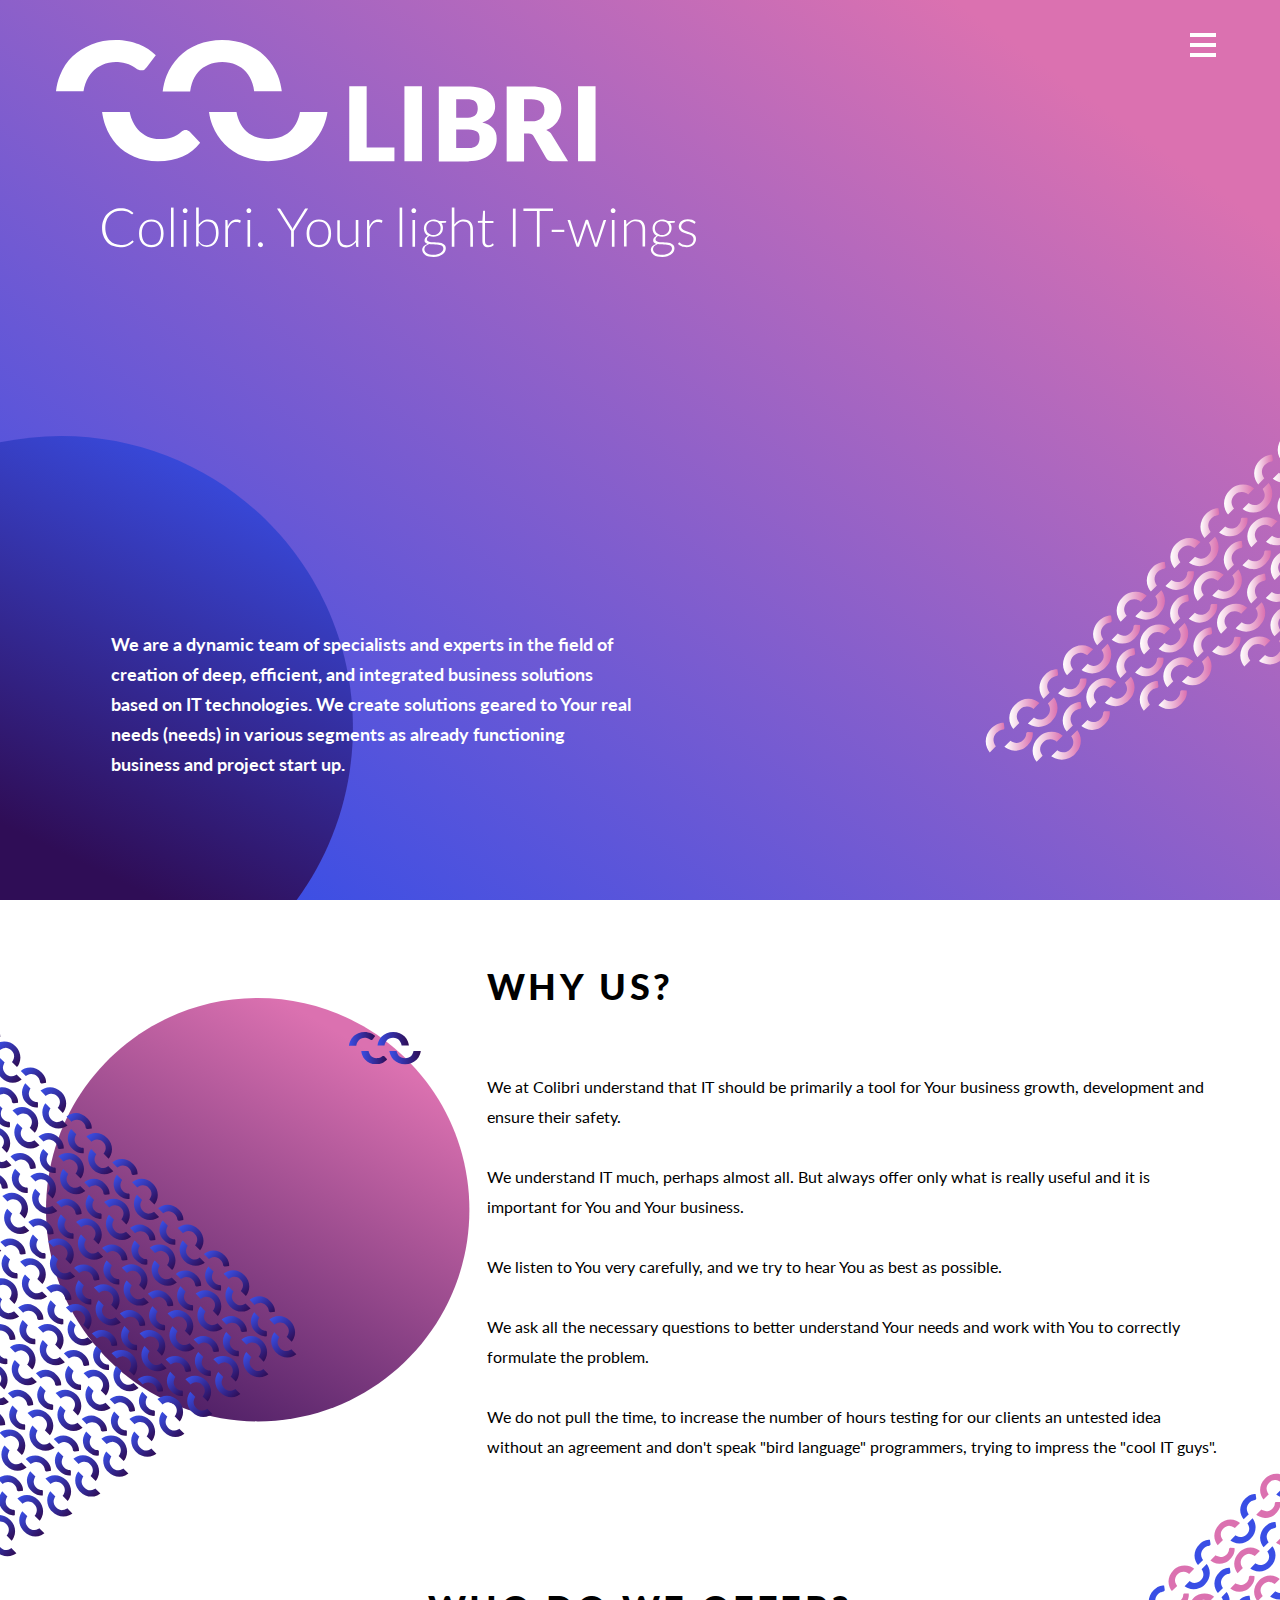
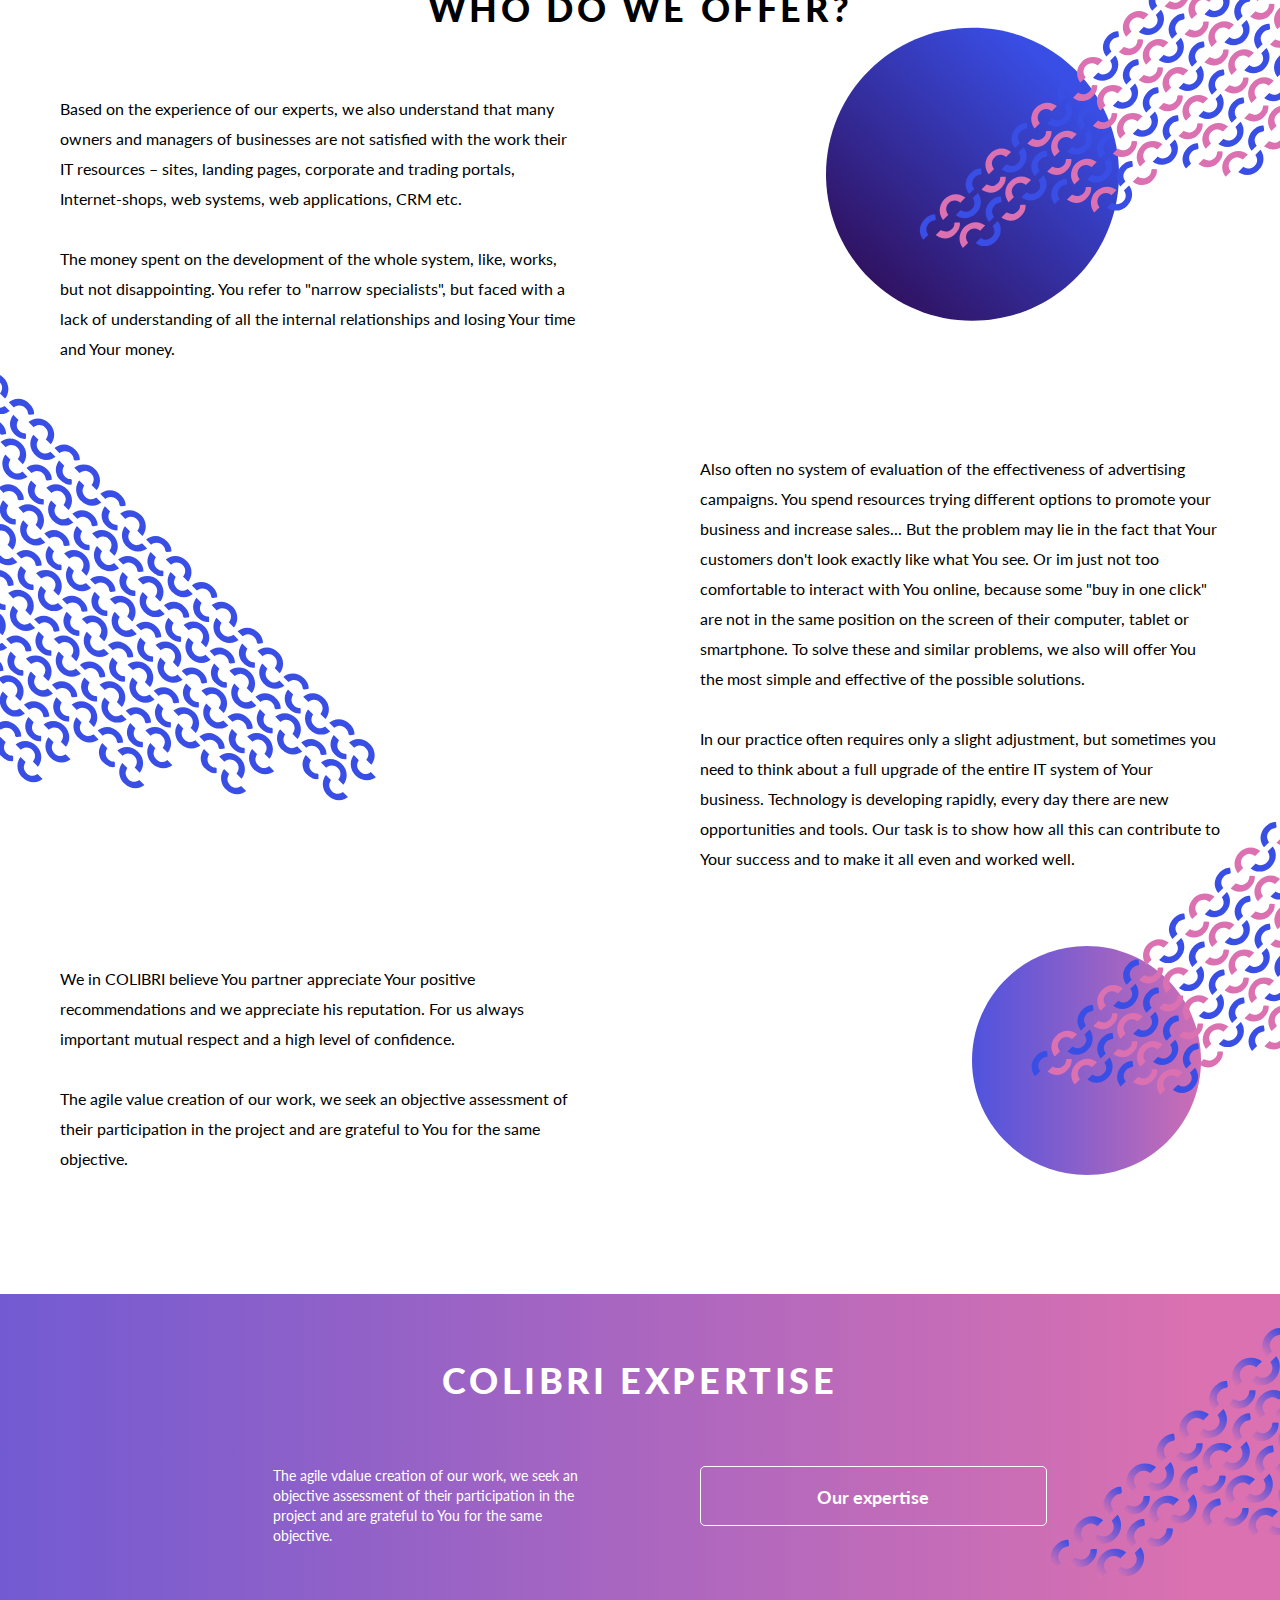
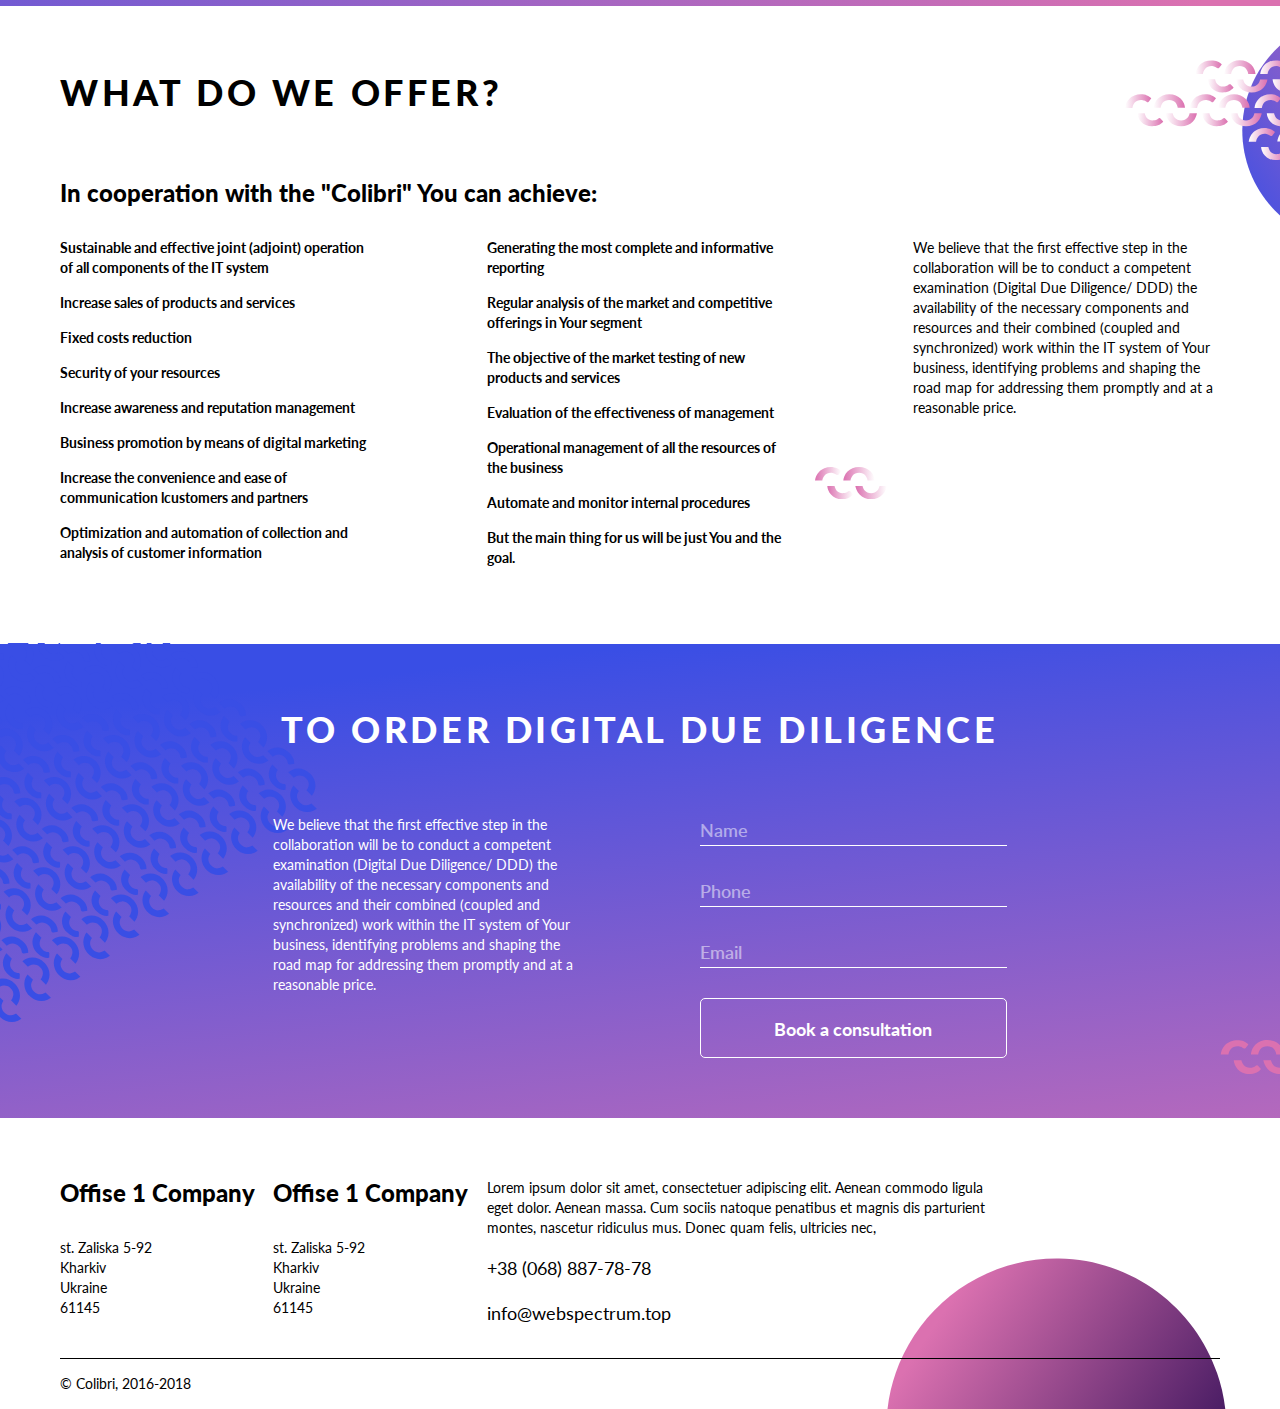
<file: index.html>
<!DOCTYPE html>
<html lang="en">
<head>
    <meta name = "viewport" content = "width=device-width, initial-scale=1">
    <meta charset="UTF-8">
    <title>Colibri • Your lihgt IT-wings</title>
    <link href="https://fonts.googleapis.com/css?family=Lato:400,700,900" rel="stylesheet">
    <link  rel="stylesheet" type="text/css" href="css/style.css">

    <link rel="icon" href="favicon.ico" type="image/x-icon">
    <link rel="shortcut icon" href="favicon.ico" type="image/x-icon">
</head>
<body><div class="page_block">

    <header class="header home_header">
        <a class="menu_logo" href="#"><img src="img/logo_menu.svg" alt=""></a>
        
        <img class="home_header__logo" src="img/logotype.svg" alt="">
        <div href="" class="header__menu" tittle="Main menu">
            <div class="menu-button">
                <span></span>
                <span></span>
                <span></span>
            </div>
            <nav>
                <ul role="navigation" class="hidden">
                    <li><a href="#">Home</a></li>
                    <li><a href="products.html">Products</a></li>
                    <li><a href="expertise.html">Expetise</a></li>
                    <li><a href="about-us.html">About us</a></li>
                    <li><a href="contacts.html">Contacts</a></li>
                </ul>
            </nav>
        </div>
        <p class="description">
                We are a dynamic team of specialists and experts in the field of creation of deep, efficient, 
                and integrated business solutions based on IT technologies. We create solutions geared 
                to Your real needs (needs) in various segments as already functioning business 
                and project start up.
        </p>
    </header>

    <section class="info-us">
        <div class="container">
            <h2 class="title">Why us?</h2>
            <p class="description">We at Colibri understand that IT should be primarily a tool for Your business growth, development and ensure their safety.</p>
            <p class="description">We understand IT much, perhaps almost all. But always offer only what is really useful and it is important for You and Your business.</p>
            <p class="description">We listen to You very carefully, and we try to hear You as best as possible.</p>
            <p class="description">We ask all the necessary questions to better understand Your needs and work with You to correctly formulate the problem.</p>
            <p class="description">We do not pull the time, to increase the number of hours testing for our clients an untested idea without an agreement and don't speak "bird language" programmers, trying to impress the "cool IT guys".</p>
        </div>
    </section>

    <section class="info-servise">
        <div class="container">
            <h2 class="title">Who do we offer?</h2>
            <div class="text-box">
                <p class="texts">Based on the experience of our experts, we also understand that many owners and managers of businesses are not satisfied with the work their IT resources – sites, landing pages, corporate and trading portals, Internet-shops, web systems, web applications, CRM etc.</p>
                <p class="texts">The money spent on the development of the whole system, like, works, but not disappointing. You refer to "narrow specialists", but faced with a lack of understanding of all the internal relationships and losing Your time and Your money.</p>
            </div>
            <div class="text-box">
                <p class="texts">Also often no system of evaluation of the effectiveness of advertising campaigns. You spend resources trying different options to promote your business and increase sales... But the problem may lie in the fact that Your customers don't look exactly like what You see. Or im just not too comfortable to interact with You online, because some "buy in one click" are not in the same position on the screen of their computer, tablet or smartphone. To solve these and similar problems, we also will offer You the most simple and effective of the possible solutions.</p>
                <p class="texts">In our practice often requires only a slight adjustment, but sometimes you need to think about a full upgrade of the entire IT system of Your business. Technology is developing rapidly, every day there are new opportunities and tools. Our task is to show how all this can contribute to Your success and to make it all even and worked well.</p>
            </div>
            <div class="text-box">
                <p class="texts">We in COLIBRI believe You partner appreciate Your positive recommendations and we appreciate his reputation. For us always important mutual respect and a high level of confidence.</p>
                <p class="texts">The agile value creation of our work, we seek an objective assessment of their participation in the project and are grateful to You for the same objective.</p>
            </div>
        </div>
    </section>

    <section class="form-expertise">
        <div class="container">
            <h2 class="form-title">Colibri Expertise</h2>
            <p class="form-description">The agile vdalue creation of our work, we seek an objective assessment of their participation in the project and are grateful to You for the same objective.</p>
            <a href="expertise.html" class="form-button">Our expertise</a>
        </div>
    </section>

    <section class="info-offer">
        <div class="container">
            <h2 class="title">What do we offer?</h2>
            <h3 class="subtitle">In cooperation with the "Colibri" You can achieve:</h3>
            <ul class="list">
                <li>Sustainable and effective joint (adjoint) operation of all components of the IT system</li>
                <li>Increase sales of products and services</li>
                <li>Fixed costs reduction</li>
                <li>Security of your resources</li>
                <li>Increase awareness and reputation management</li>
                <li>Business promotion by means of digital marketing</li>
                <li>Increase the convenience and ease of communication lcustomers and partners</li>
                <li>Optimization and automation of collection and analysis of customer information</li>
                <li>Generating the most complete and informative reporting</li>
                <li>Regular analysis of the market and competitive offerings in Your segment</li>
                <li>The objective of the market testing of new products and services</li>
                <li>Evaluation of the effectiveness of management</li>
                <li>Operational management of all the resources of the business</li>
                <li>Automate and monitor internal procedures </li>
                <li>But the main thing for us will be just You and the goal.</li>
            </ul>
            <p class="description">We believe that the first effective step in the collaboration will be to conduct a competent examination (Digital Due Diligence/ DDD) the availability of the necessary components and resources and their combined (coupled and synchronized) work within the IT system of Your business, identifying problems and shaping the road map for addressing them promptly and at a reasonable price.</p>
        </div>
    </section>

    <section class="form-ddd">
        <div class="container">
            <h2 class="form-title">To Order Digital Due Diligence</h2>
            <p class="form-description">We believe that the first effective step in the collaboration will be to conduct a competent examination (Digital Due Diligence/ DDD) the availability of the necessary components and resources and their combined (coupled and synchronized) work within the IT system of Your business, identifying problems and shaping the road map for addressing them promptly and at a reasonable price.</p>
            <form action="" class="form">
                <input type="text" id="form-ddd__name" name="name" placeholder="Name">
                <input type="tel" id="form-ddd__phone" name="phone" placeholder="Phone">
                <input type="email" id="form-ddd__email" name="email" placeholder="Email">
                <button class="form-button"  type="submit" value="submit">Book a consultation</button>
            </form>
        </div>
    </section>

    <footer class="footer">
        <div class="container">
            <div class="address">
                <h3 class="address__name">Offise 1 Company</h3>
                <p class="address__value">
                    st. Zaliska 5-92<br>
                    Kharkiv<br>
                    Ukraine<br>
                    61145<br>
                </p>
            </div>
            <div class="address">
                <h3 class="address__name">Offise 1 Company</h3>
                <p class="address__value">
                    st. Zaliska 5-92<br>
                    Kharkiv<br>
                    Ukraine<br>
                    61145<br>
                </p>
            </div>
            <div class="contacts">
                <p class="description">Lorem ipsum dolor sit amet, consectetuer adipiscing elit. Aenean commodo ligula eget dolor. Aenean massa. Cum sociis natoque penatibus et magnis dis parturient montes, nascetur ridiculus mus. Donec quam felis, ultricies nec, </p>
                <a href="tel:+380688877878" class="contacts__phone">+38 (068) 887-78-78</a>
                <a href="mailto:info@webspectrum.top" class="contacts__email">info@webspectrum.top</a>
            </div>
            <p class="footer__copyright">© Colibri, 2016-2018</p>
        </div>
    </footer>



    <script type="text/javascript" src="js/jquery-3.3.1.min.js"></script>
    <script type="text/javascript" src="js/main.js"></script>
</div></body>
</html>
</file>
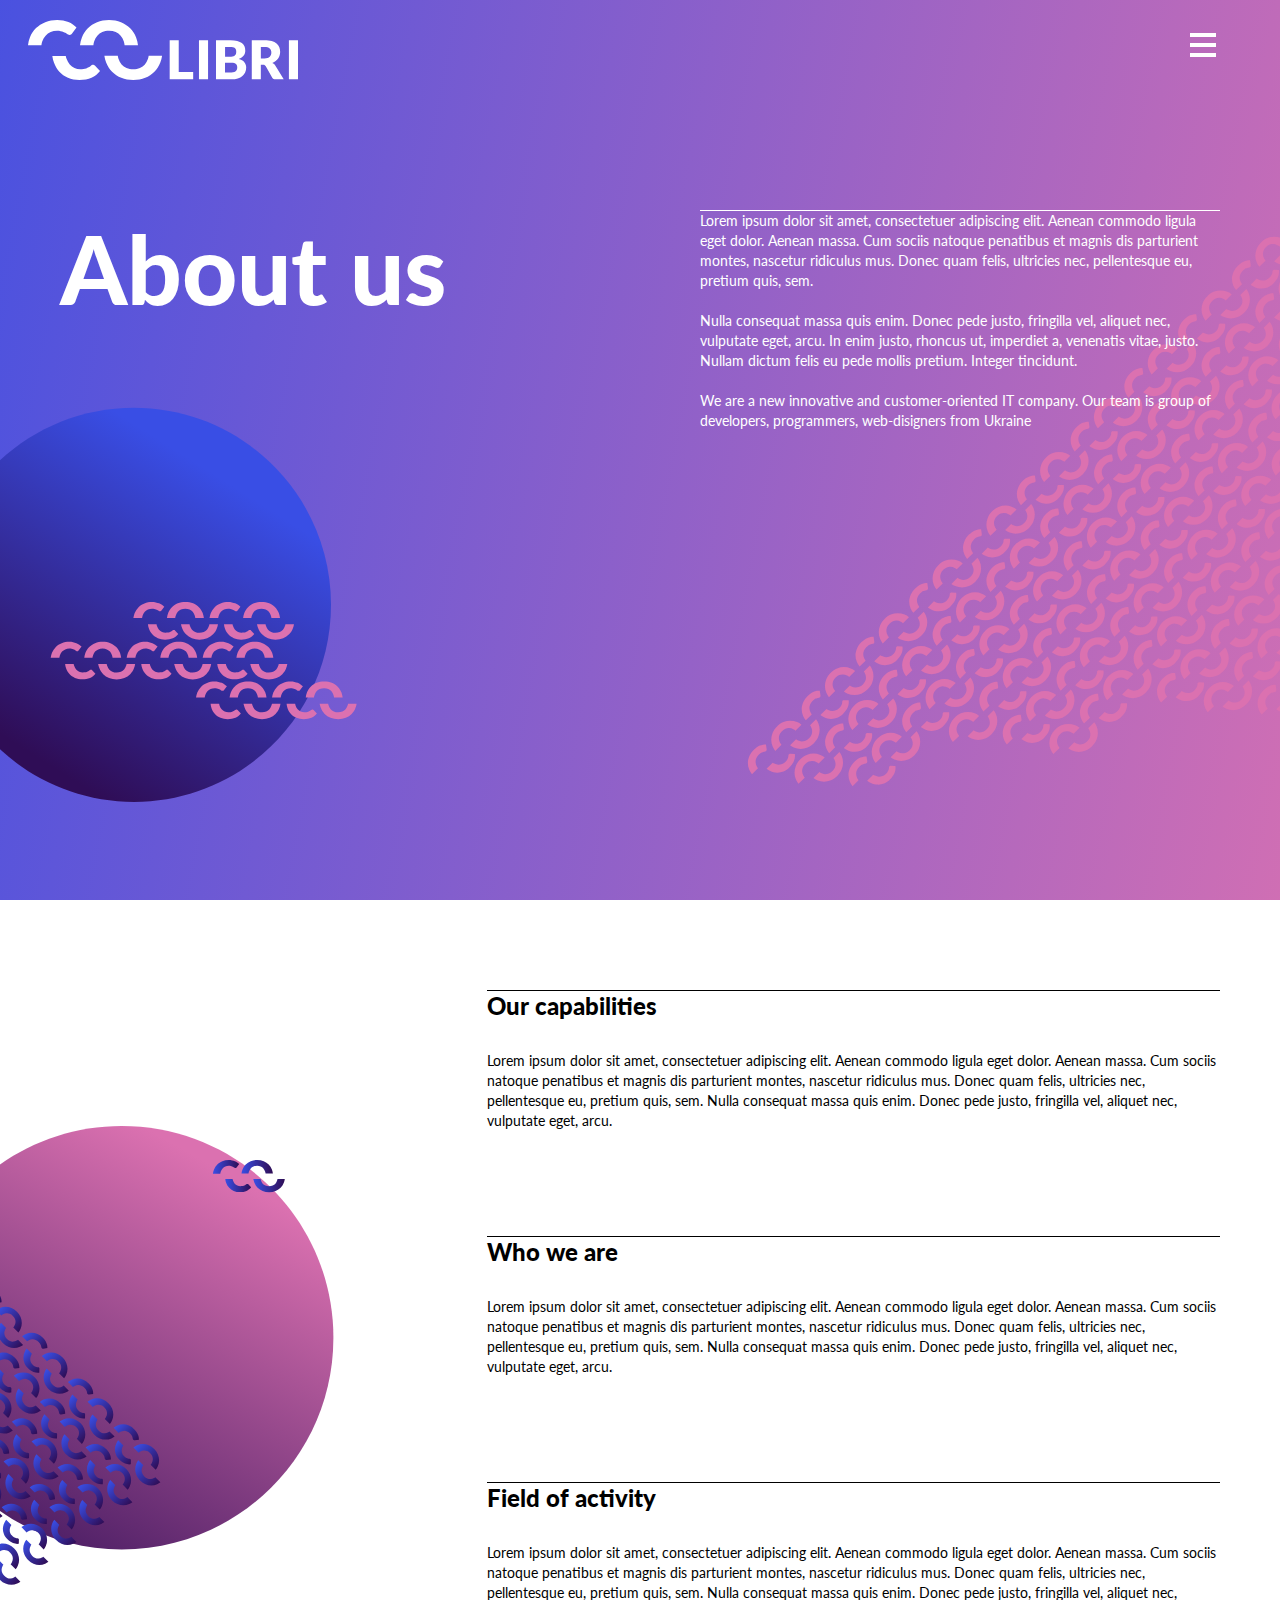
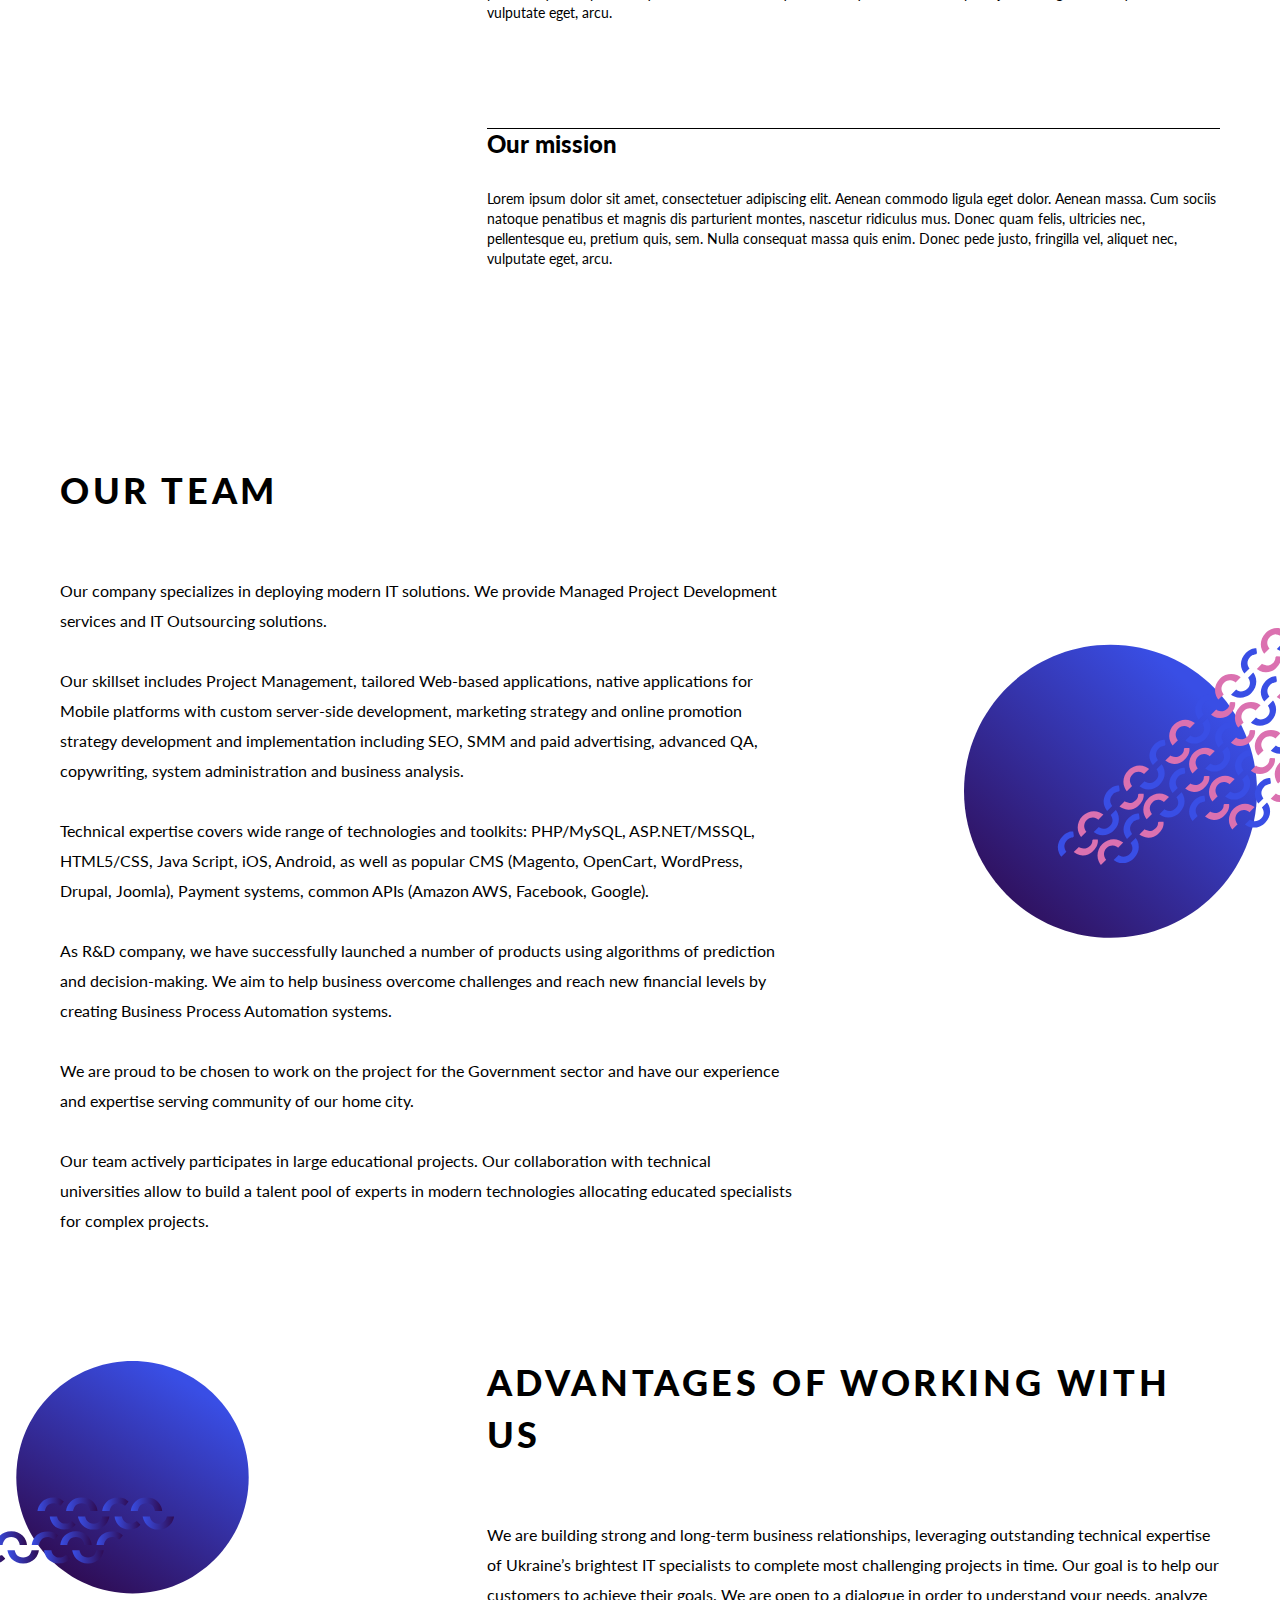
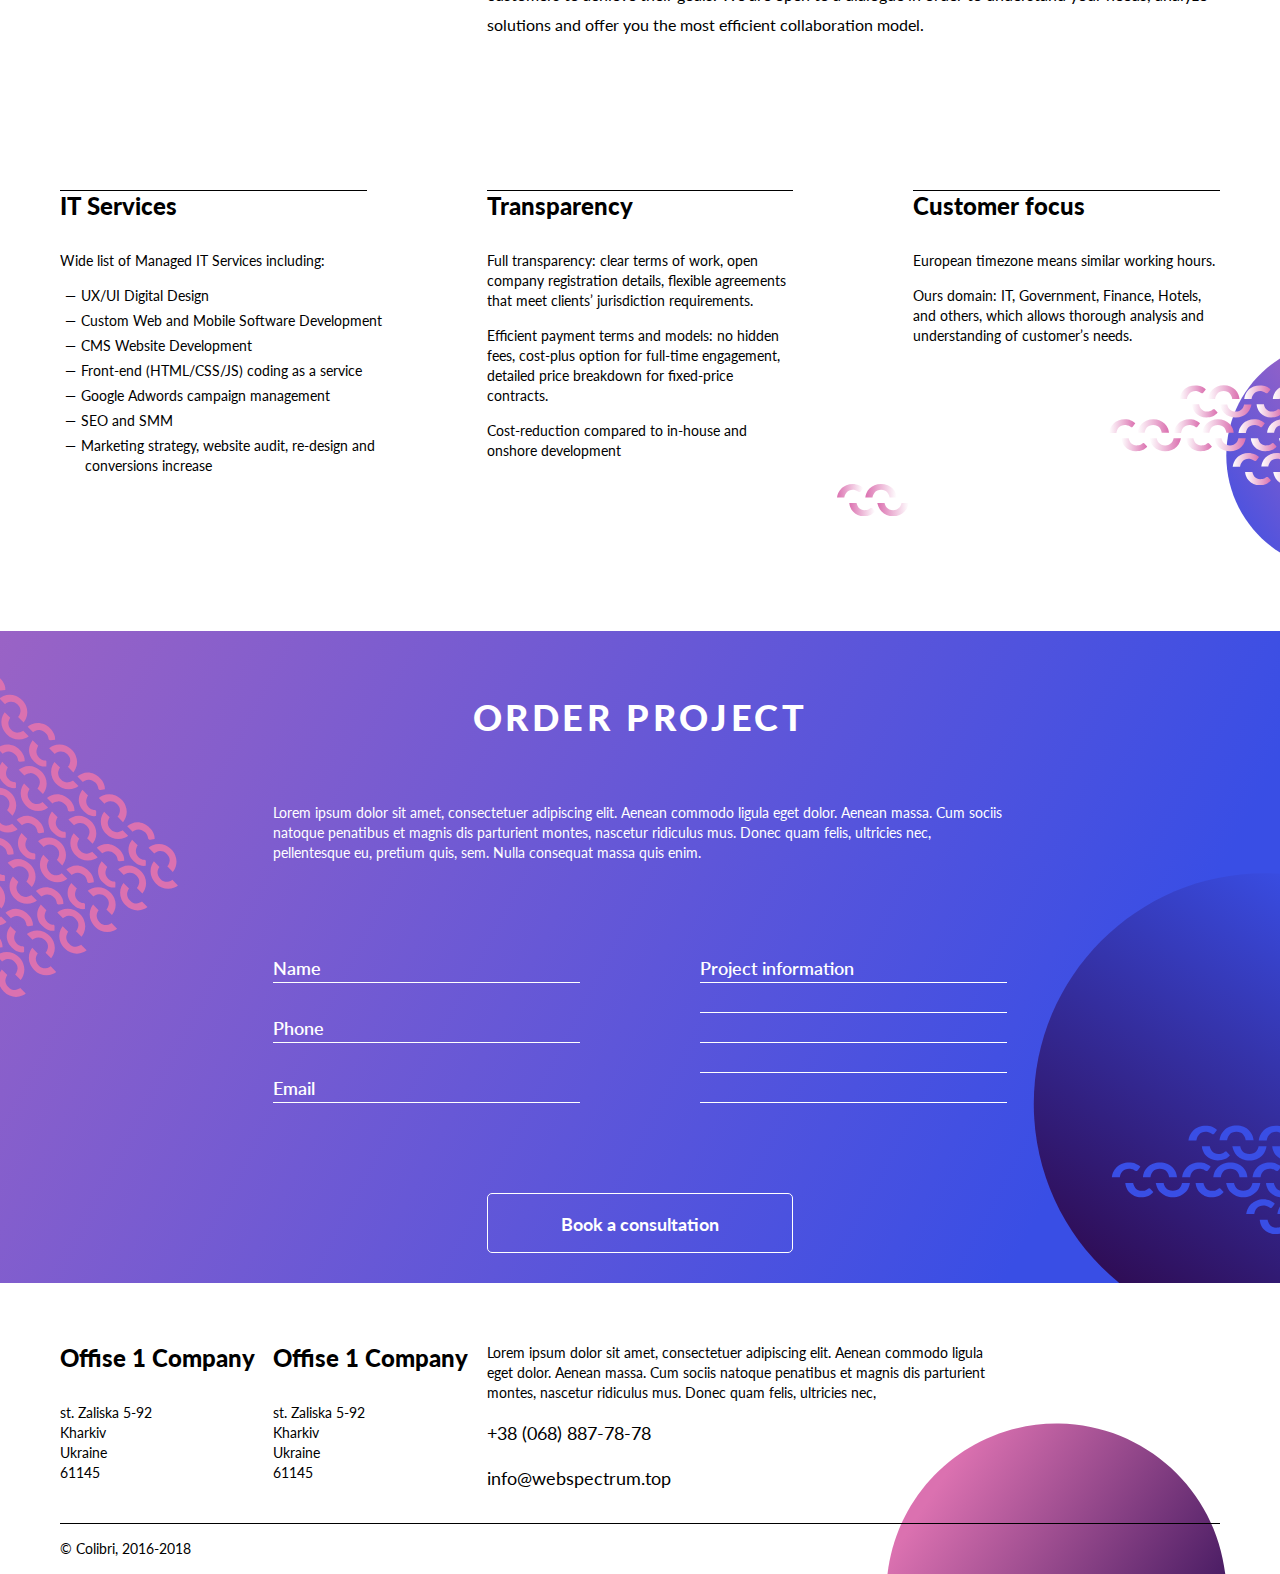
<file: about-us.html>
<html lang="en">
<head>
    <meta name = "viewport" content = "width=device-width, initial-scale=1">
    <meta charset="UTF-8">
    <title>About us • Colibri</title>
    <link href="https://fonts.googleapis.com/css?family=Lato:400,700,900" rel="stylesheet">
    <link  rel="stylesheet" type="text/css" href="css/style.css">

    <link rel="icon" href="favicon.ico" type="image/x-icon">
    <link rel="shortcut icon" href="favicon.ico" type="image/x-icon">
</head>
<body><div class="page_block">
    <header class="header about-us_header">
        <a class="menu_logo" href="index.html"><img src="img/logo_menu.svg" alt=""></a>
        
        <a class="header__logo" href="index.html"><img src="img/logo_header.svg" alt=""></a>
        <div href="" class="header__menu" tittle="Main menu">
            <div class="menu-button">
                <span></span>
                <span></span>
                <span></span>
            </div>
            <nav>
                <ul role="navigation" class="hidden">
                    <li><a href="index.html">Home</a></li>
                    <li><a href="products.html">Products</a></li>
                    <li><a href="expertise.html">Expetise</a></li>
                    <li><a href="#">About us</a></li>
                    <li><a href="contacts.html">Contacts</a></li>
                </ul>
            </nav>
        </div>
        <div class="container">
            <h1 class="header__title">About us</h1>
            <div class="header__description">
                    <p>Lorem ipsum dolor sit amet, consectetuer adipiscing elit. Aenean commodo ligula eget dolor. Aenean massa. Cum sociis natoque penatibus et magnis dis parturient montes, nascetur ridiculus mus. Donec quam felis, ultricies nec, pellentesque eu, pretium quis, sem. </p>
                    <p>Nulla consequat massa quis enim. Donec pede justo, fringilla vel, aliquet nec, vulputate eget, arcu. In enim justo, rhoncus ut, imperdiet a, venenatis vitae, justo. Nullam dictum felis eu pede mollis pretium. Integer tincidunt.</p>
                    <p>We are a new innovative and customer-oriented IT company. Our team is group of developers, programmers, web-disigners from Ukraine</p>
            </div>
        </div>
    </header>

    <section class="values">
        <ul class="container">
            <li>
                <h3>Our capabilities</h3>
                <p>Lorem ipsum dolor sit amet, consectetuer adipiscing elit. Aenean commodo ligula eget dolor. Aenean massa. Cum sociis natoque penatibus et magnis dis parturient montes, nascetur ridiculus mus. Donec quam felis, ultricies nec, pellentesque eu, pretium quis, sem. Nulla consequat massa quis enim. Donec pede justo, fringilla vel, aliquet nec, vulputate eget, arcu.</p>
            </li>
            <li>
                <h3>Who we are</h3>
                <p>Lorem ipsum dolor sit amet, consectetuer adipiscing elit. Aenean commodo ligula eget dolor. Aenean massa. Cum sociis natoque penatibus et magnis dis parturient montes, nascetur ridiculus mus. Donec quam felis, ultricies nec, pellentesque eu, pretium quis, sem. Nulla consequat massa quis enim. Donec pede justo, fringilla vel, aliquet nec, vulputate eget, arcu.</p>
            </li>
            <li>
                <h3>Field of activity</h3>
                <p>Lorem ipsum dolor sit amet, consectetuer adipiscing elit. Aenean commodo ligula eget dolor. Aenean massa. Cum sociis natoque penatibus et magnis dis parturient montes, nascetur ridiculus mus. Donec quam felis, ultricies nec, pellentesque eu, pretium quis, sem. Nulla consequat massa quis enim. Donec pede justo, fringilla vel, aliquet nec, vulputate eget, arcu.</p>
            </li>
            <li>
                <h3>Our mission</h3>
                <p>Lorem ipsum dolor sit amet, consectetuer adipiscing elit. Aenean commodo ligula eget dolor. Aenean massa. Cum sociis natoque penatibus et magnis dis parturient montes, nascetur ridiculus mus. Donec quam felis, ultricies nec, pellentesque eu, pretium quis, sem. Nulla consequat massa quis enim. Donec pede justo, fringilla vel, aliquet nec, vulputate eget, arcu.</p>
            </li>
        </ul>
    </section>

    <section class="our-team">
        <div class="container">
            <h2 class="title">Our team</h2>
            <p class="description">Our company specializes in deploying modern IT solutions. We provide Managed Project Development services and IT Outsourcing solutions.</p>
            <p class="description">Our skillset includes Project Management, tailored Web-based applications, native applications for Mobile platforms with custom server-side development, marketing strategy and online promotion strategy development and implementation including SEO, SMM and paid advertising, advanced QA, copywriting, system administration and business analysis. </p>
            <p class="description">Technical expertise covers wide range of technologies and toolkits: PHP/MySQL, ASP.NET/MSSQL, HTML5/CSS, Java Script, iOS, Android, as well as popular CMS (Magento, OpenCart, WordPress, Drupal, Joomla), Payment systems, common APIs (Amazon AWS, Facebook, Google). </p>
            <p class="description">As R&D company, we have successfully launched a number of products using algorithms of prediction and decision-making. We aim to help business overcome challenges and reach new financial levels by creating Business Process Automation systems.</p>
            <p class="description">We are proud to be chosen to work on the project for the Government sector and have our experience and expertise serving community of our home city. </p>
            <p class="description">Our team actively participates in large educational projects. Our collaboration with technical universities allow to build a talent pool of experts in modern technologies allocating educated specialists for complex projects. </p>
        </div>
    </section>

    <section class="working-with-us">
        <div class="container">
            <h2 class="title">Advantages of working with us</h2>
            <p class="description">We are building strong and long-term business relationships, leveraging outstanding technical expertise of Ukraine’s brightest IT specialists to complete most challenging projects in time. Our goal is to help our customers to achieve their goals. We are open to a dialogue in order to understand your needs, analyze solutions and offer you the most efficient collaboration model.</p>
        </div>
    </section>

    <section class="triggers">
        <ul class="container">
            <li>
                <h3>IT Services</h3>
                <p>Wide list of Managed IT Services including:</p>
                <ul>
                    <li>UX/UI Digital Design</li>
                    <li>Custom Web and Mobile Software Development</li>
                    <li>CMS Website Development</li>
                    <li>Front-end (HTML/CSS/JS) coding as a service</li>
                    <li>Google Adwords campaign management</li>
                    <li>SEO and SMM</li>
                    <li>Marketing strategy, website audit, re-design and conversions increase</li>
                </ul>
            </li>
            <li>
                <h3>Transparency</h3>
                <p>Full transparency: clear terms of work, open company registration details, flexible agreements that meet clients’ jurisdiction requirements.</p>
                <p>Efficient payment terms and models: no hidden fees, cost-plus option for full-time engagement, detailed price breakdown for fixed-price contracts.</p>
                <p>Cost-reduction compared to in-house and onshore development</p>
            </li>
            <li>
                <h3>Customer focus</h3>
                <p>European timezone means similar working hours.</p>
                <p>Ours domain: IT, Government, Finance, Hotels, and others, which allows thorough analysis and understanding of customer’s needs.</p>
            </li>
        </ul>
    </section>

    <section class="form-project">
            <div class="container">
                <h2 class="form-title">Order project</h2>
                <p class="form-description">Lorem ipsum dolor sit amet, consectetuer adipiscing elit. Aenean commodo ligula eget dolor. Aenean massa. Cum sociis natoque penatibus et magnis dis parturient montes, nascetur ridiculus mus. Donec quam felis, ultricies nec, pellentesque eu, pretium quis, sem. Nulla consequat massa quis enim. </p>
            </div>
            <form action="" class="form">
                    <div class="form__left">
                        <input type="text" id="form-project__name" name="name" value="Name">
                        <input type="tel" id="form-project__phone" name="phone" value="Phone">
                        <input type="email" id="form-project__email" name="email" value="Email">
                    </div>
                    <div class="form__right">
                        <textarea name="info" id="form-project__info">Project information</textarea>
                    </div>
                    <button class="form-button"  type="submit" value="submit">Book a consultation</button>
            </form>
            
    </section>

    <footer class="footer">
        <div class="container">
            <div class="address">
                <h3 class="address__name">Offise 1 Company</h3>
                <p class="address__value">
                    st. Zaliska 5-92<br>
                    Kharkiv<br>
                    Ukraine<br>
                    61145<br>
                </p>
            </div>
            <div class="address">
                <h3 class="address__name">Offise 1 Company</h3>
                <p class="address__value">
                    st. Zaliska 5-92<br>
                    Kharkiv<br>
                    Ukraine<br>
                    61145<br>
                </p>
            </div>
            <div class="contacts">
                <p class="description">Lorem ipsum dolor sit amet, consectetuer adipiscing elit. Aenean commodo ligula eget dolor. Aenean massa. Cum sociis natoque penatibus et magnis dis parturient montes, nascetur ridiculus mus. Donec quam felis, ultricies nec, </p>
                <a href="tel:+380688877878" class="contacts__phone">+38 (068) 887-78-78</a>
                <a href="mailto:info@webspectrum.top" class="contacts__email">info@webspectrum.top</a>
            </div>
            <p class="footer__copyright">© Colibri, 2016-2018</p>
        </div>
    </footer>



    <script type="text/javascript" src="js/jquery-3.3.1.min.js"></script>
    <script type="text/javascript" src="js/main.js"></script>
</div></body>
</html>
</file>
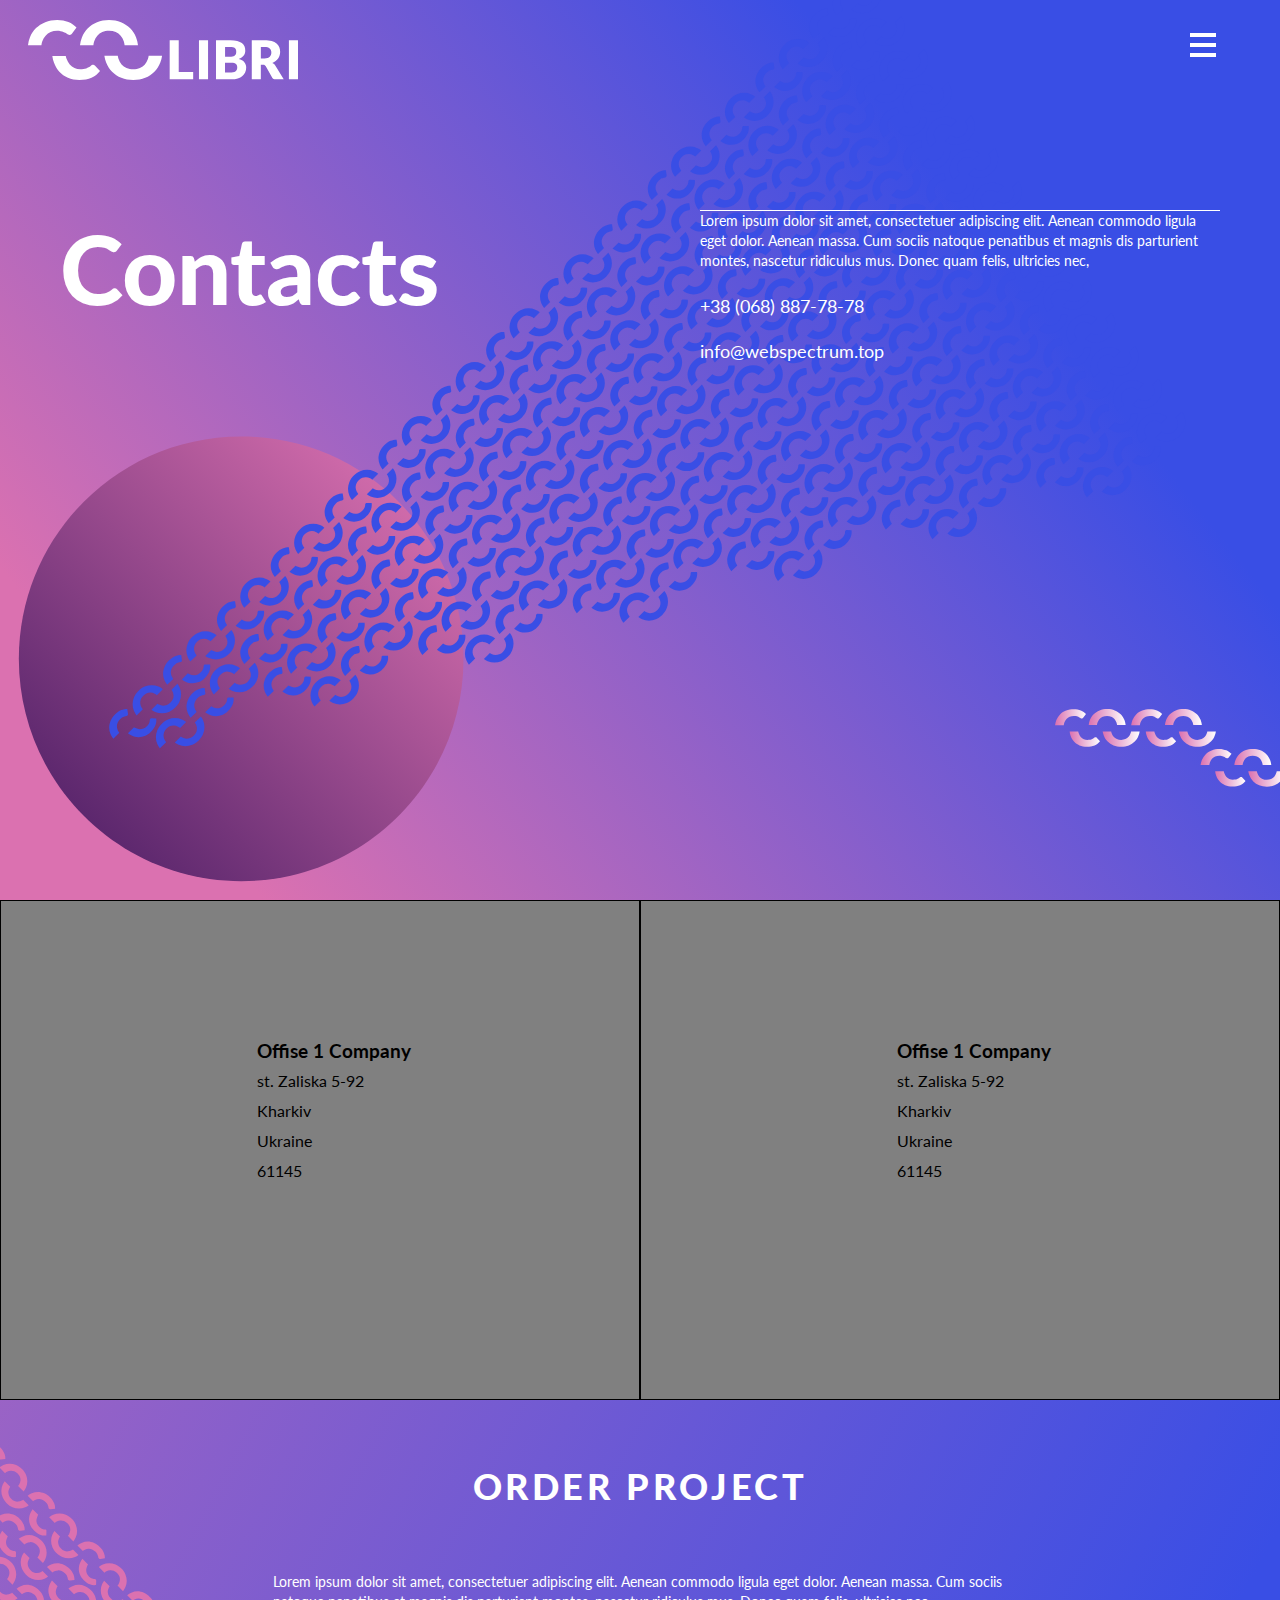
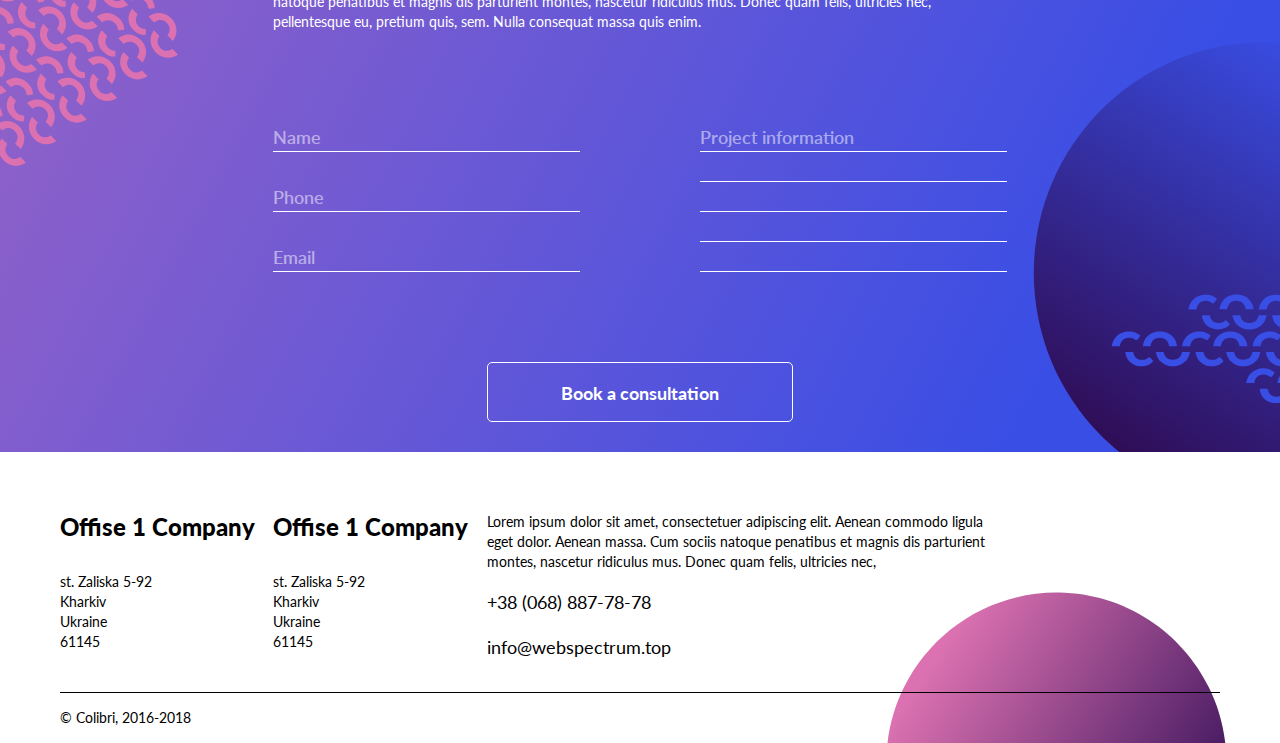
<file: contacts.html>
<html lang="en">
<head>
    <meta name = "viewport" content = "width=device-width, initial-scale=1">
    <meta charset="UTF-8">
    <title>Contacts • Colibri</title>
    <link href="https://fonts.googleapis.com/css?family=Lato:400,700,900" rel="stylesheet">
    <link  rel="stylesheet" type="text/css" href="css/style.css">

    <link rel="icon" href="favicon.ico" type="image/x-icon">
    <link rel="shortcut icon" href="favicon.ico" type="image/x-icon">
</head>
<body><div class="page_block">
    <header class="header contacts_header">
        <a class="menu_logo" href="index.html"><img src="img/logo_menu.svg" alt=""></a>
        
        <a class="header__logo" href="index.html"><img src="img/logo_header.svg" alt=""></a>
        <div href="" class="header__menu" tittle="Main menu">
            <div class="menu-button">
                <span></span>
                <span></span>
                <span></span>
            </div>
            <nav>
                <ul role="navigation" class="hidden">
                    <li><a href="index.html">Home</a></li>
                    <li><a href="products.html">Products</a></li>
                    <li><a href="expertise.html">Expetise</a></li>
                    <li><a href="about-us.html">About us</a></li>
                    <li><a href="#">Contacts</a></li>
                </ul>
            </nav>
        </div>
        <div class="container">
            <h1 class="header__title">Contacts</h1>
            <div class="header__description">
                <p>Lorem ipsum dolor sit amet, consectetuer adipiscing elit. Aenean commodo ligula eget dolor. Aenean massa. Cum sociis natoque penatibus et magnis dis parturient montes, nascetur ridiculus mus. Donec quam felis, ultricies nec, </p>
                <a href="tel:+380688877878" class="contacts__phone">+38 (068) 887-78-78</a>
                <a href="mailto:info@webspectrum.top" class="contacts__email">info@webspectrum.top</a>
            </div>
        </div>
    </header>

    <section class="maps">
        <div class="maps__block">
            <div class="address">
                <h3 class="address__name">Offise 1 Company</h3>
                <p class="address__value">
                    st. Zaliska 5-92<br>
                    Kharkiv<br>
                    Ukraine<br>
                    61145<br>
                </p>
            </div>
        </div>
        <div class="maps__block">
            <div class="address">
                <h3 class="address__name">Offise 1 Company</h3>
                <p class="address__value">
                    st. Zaliska 5-92<br>
                    Kharkiv<br>
                    Ukraine<br>
                    61145<br>
                </p>
            </div>
        </div>
    </section>

    <section class="form-project">
            <div class="container">
                <h2 class="form-title">Order project</h2>
                <p class="form-description">Lorem ipsum dolor sit amet, consectetuer adipiscing elit. Aenean commodo ligula eget dolor. Aenean massa. Cum sociis natoque penatibus et magnis dis parturient montes, nascetur ridiculus mus. Donec quam felis, ultricies nec, pellentesque eu, pretium quis, sem. Nulla consequat massa quis enim. </p>
            </div>    
            <form action="" class="form">
                    <div class="form__left">
                        <input type="text" id="form-project__name" name="name" placeholder="Name">
                        <input type="tel" id="form-project__phone" name="phone" placeholder="Phone">
                        <input type="email" id="form-project__email" name="email" placeholder="Email">
                    </div>
                    <div class="form__right">
                        <textarea name="info" id="form-project__info"  placeholder="Project information"></textarea>
                    </div>
                    <button class="form-button"  type="submit" value="submit">Book a consultation</button>
            </form>
    </section>

    <footer class="footer">
        <div class="container">
            <div class="address">
                <h3 class="address__name">Offise 1 Company</h3>
                <p class="address__value">
                    st. Zaliska 5-92<br>
                    Kharkiv<br>
                    Ukraine<br>
                    61145<br>
                </p>
            </div>
            <div class="address">
                <h3 class="address__name">Offise 1 Company</h3>
                <p class="address__value">
                    st. Zaliska 5-92<br>
                    Kharkiv<br>
                    Ukraine<br>
                    61145<br>
                </p>
            </div>
            <div class="contacts">
                <p class="description">Lorem ipsum dolor sit amet, consectetuer adipiscing elit. Aenean commodo ligula eget dolor. Aenean massa. Cum sociis natoque penatibus et magnis dis parturient montes, nascetur ridiculus mus. Donec quam felis, ultricies nec, </p>
                <a href="tel:+380688877878" class="contacts__phone">+38 (068) 887-78-78</a>
                <a href="mailto:info@webspectrum.top" class="contacts__email">info@webspectrum.top</a>
            </div>
            <p class="footer__copyright">© Colibri, 2016-2018</p>
        </div>
    </footer>



    <script type="text/javascript" src="js/jquery-3.3.1.min.js"></script>
    <script type="text/javascript" src="js/main.js"></script>
</div></body>
</html>
</file>
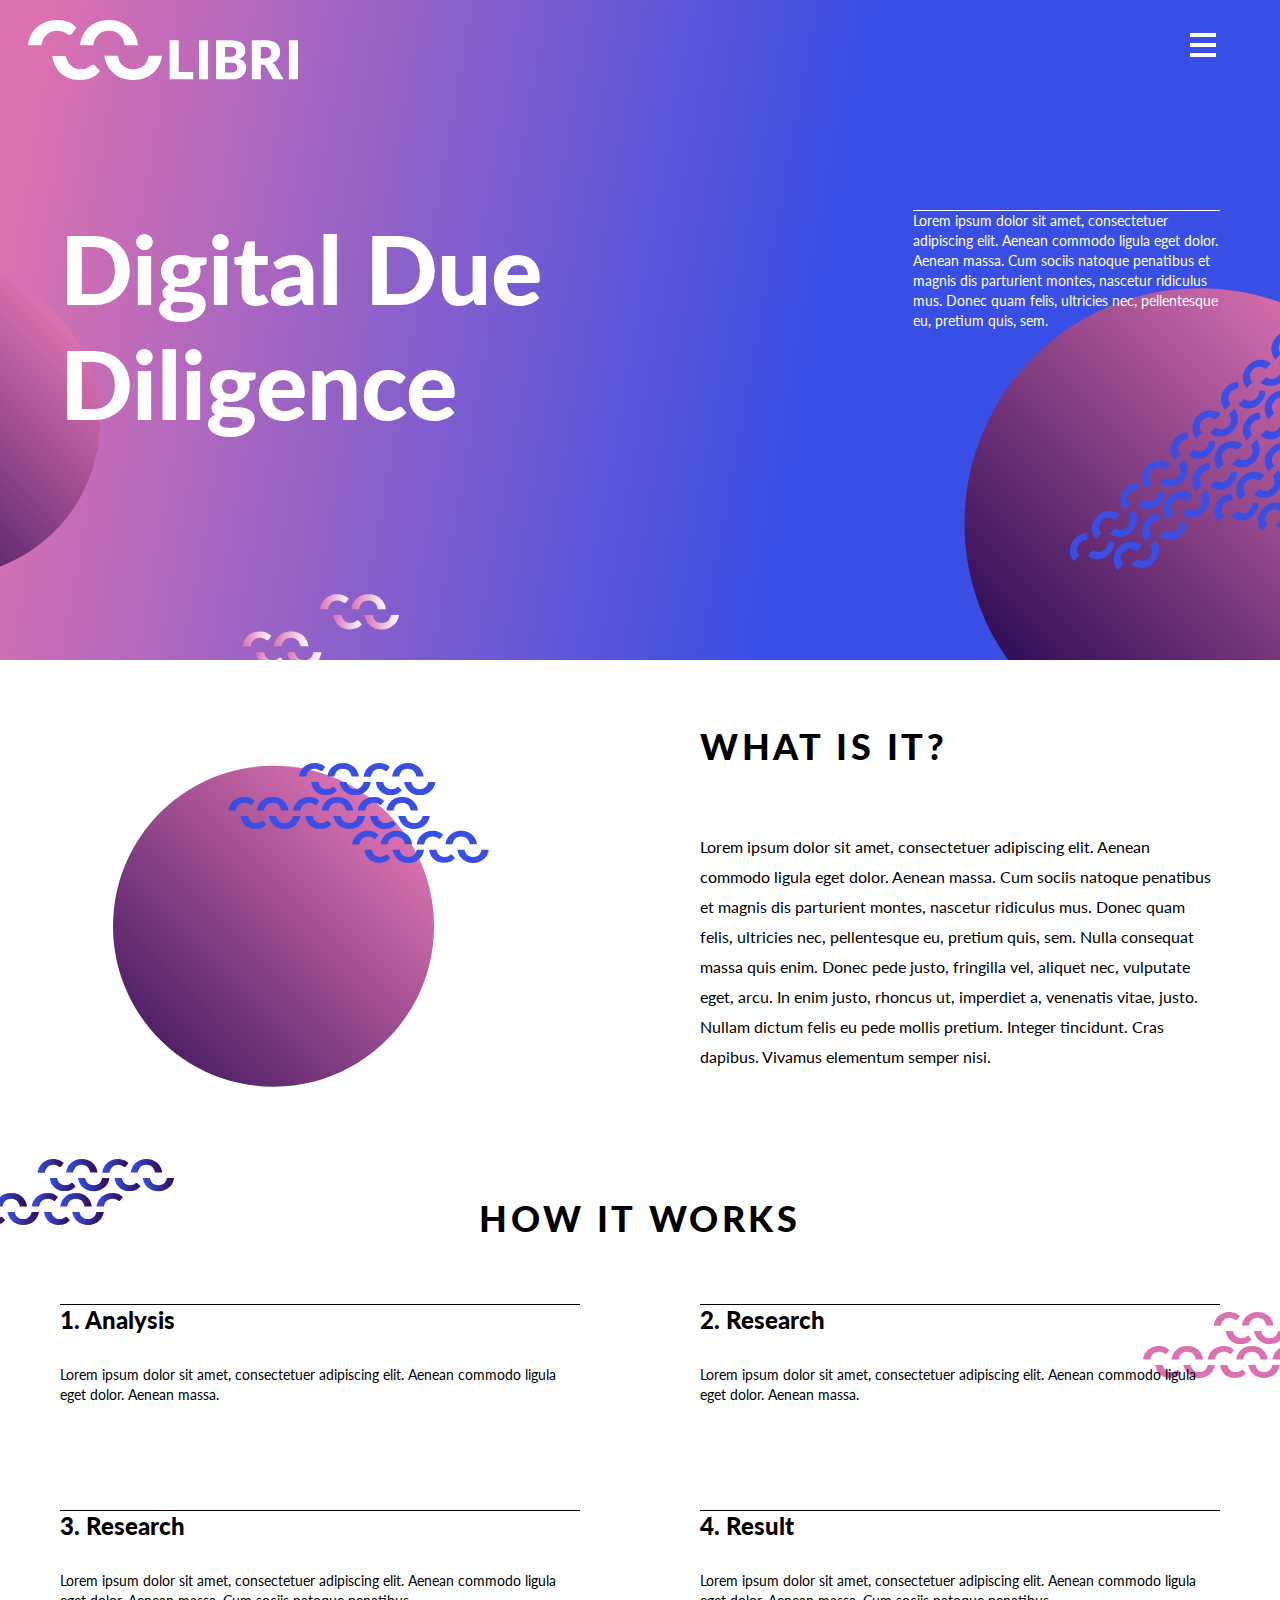
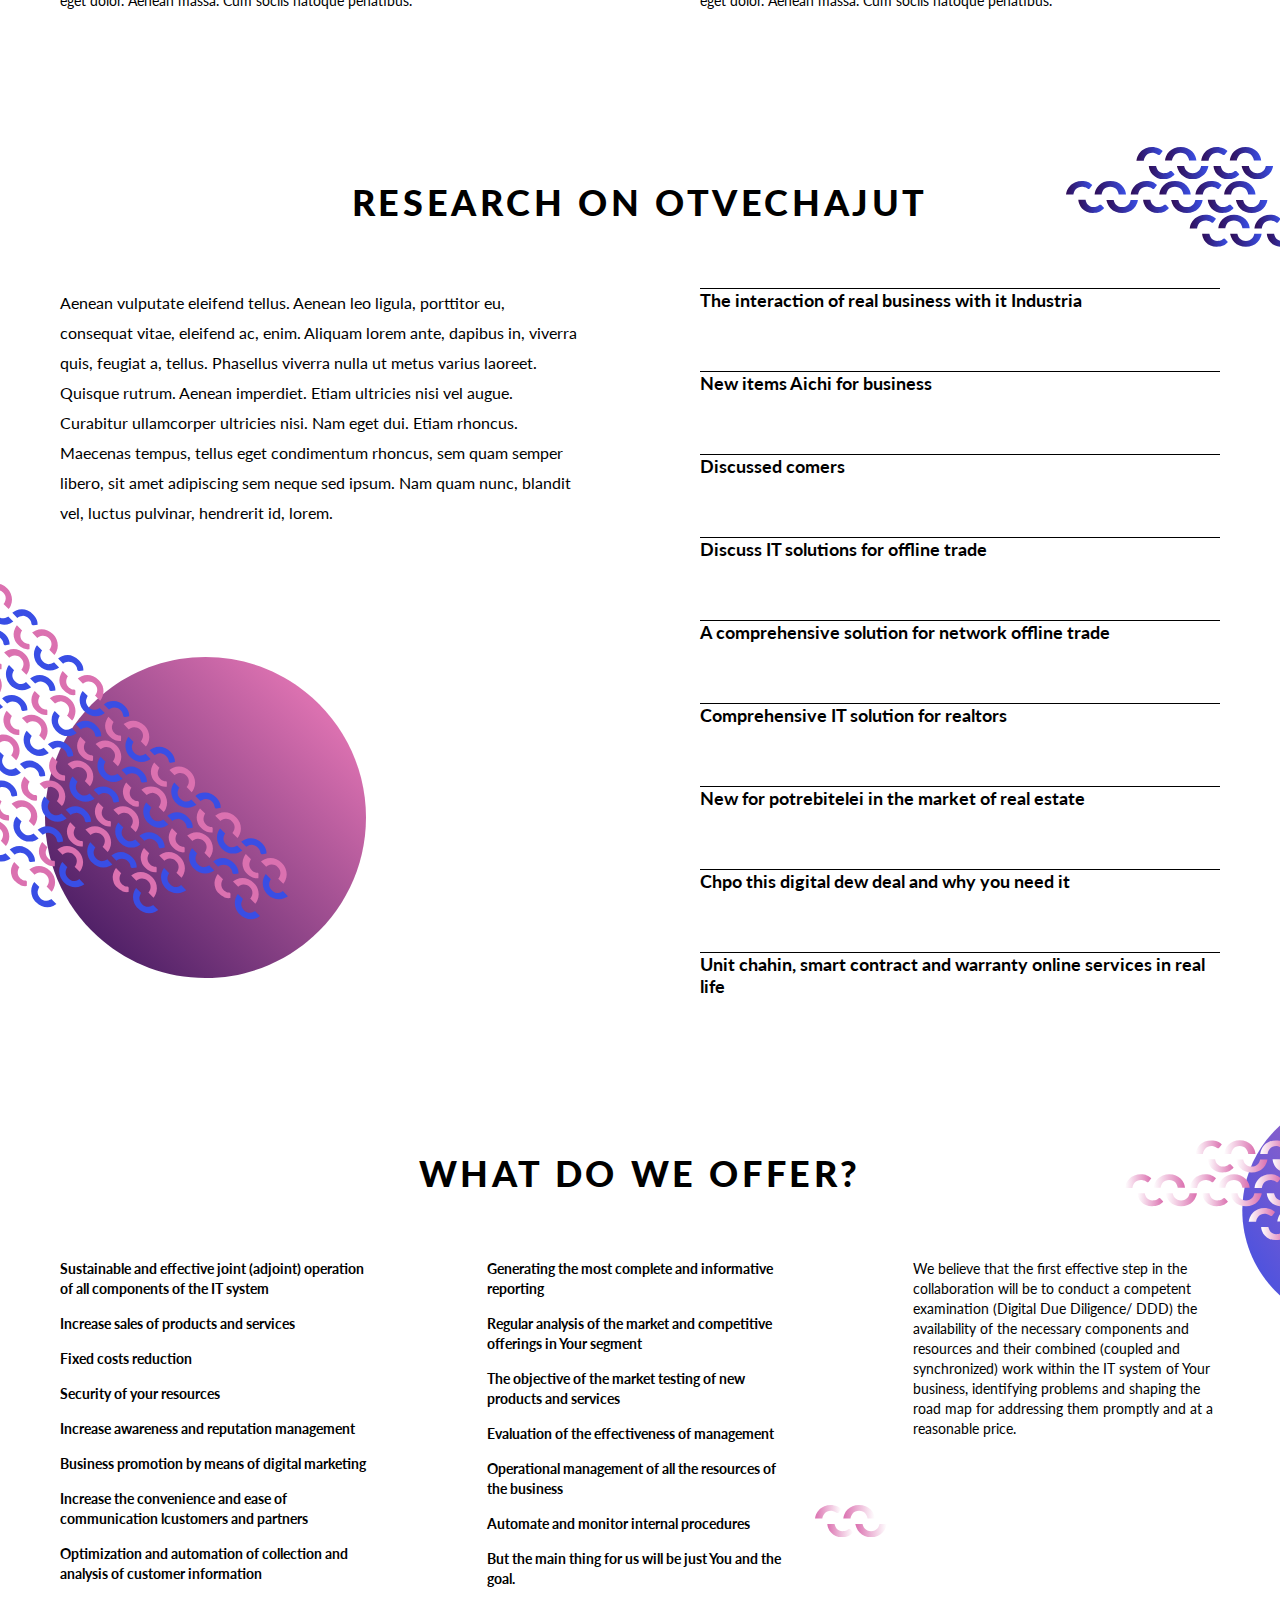
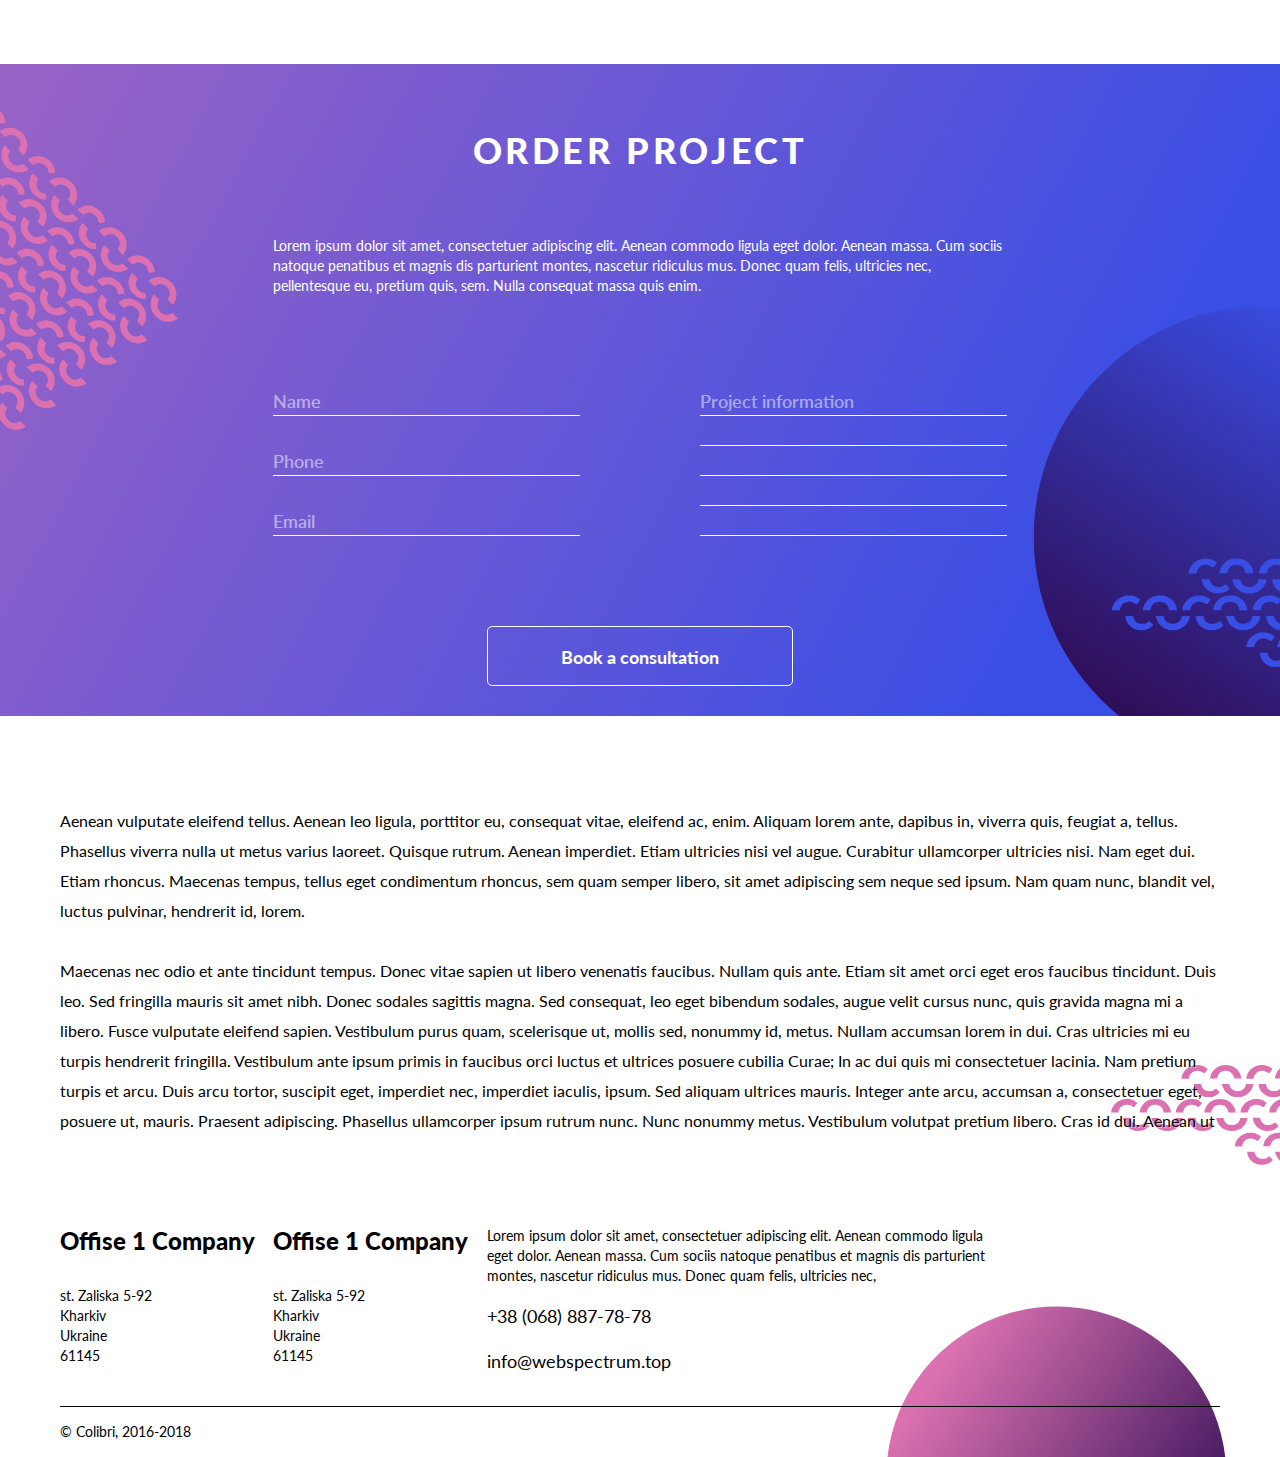
<file: expertise-item.html>
<html lang="en">
<head>
    <meta name = "viewport" content = "width=device-width, initial-scale=1">
    <meta charset="UTF-8">
    <title>Expertise name • Colibri</title>
    <link href="https://fonts.googleapis.com/css?family=Lato:400,700,900" rel="stylesheet">
    <link  rel="stylesheet" type="text/css" href="css/style.css">

    <link rel="icon" href="favicon.ico" type="image/x-icon">
    <link rel="shortcut icon" href="favicon.ico" type="image/x-icon">
</head>
<body><div class="page_block">
    <header class="header item_header expertise-item_header">
        <a class="menu_logo" href="index.html"><img src="img/logo_menu.svg" alt=""></a>
        
        <a class="header__logo" href="index.html"><img src="img/logo_header.svg" alt=""></a>
        <div href="" class="header__menu" tittle="Main menu">
            <div class="menu-button">
                <span></span>
                <span></span>
                <span></span>
            </div>
            <nav>
                <ul role="navigation" class="hidden">
                    <li><a href="index.html">Home</a></li>
                    <li><a href="products.html">Products</a></li>
                    <li><a href="expertise.html">Expetise</a></li>
                    <li><a href="about-us.html">About us</a></li>
                    <li><a href="contacts.html">Contacts</a></li>
                </ul>
            </nav>
        </div>
        <div class="container">
            <h1 class="header__title">Digital Due Diligence</h1>
            <div class="header__description">
                    <p>Lorem ipsum dolor sit amet, consectetuer adipiscing elit. Aenean commodo ligula eget dolor. Aenean massa. Cum sociis natoque penatibus et magnis dis parturient montes, nascetur ridiculus mus. Donec quam felis, ultricies nec, pellentesque eu, pretium quis, sem. </p>
            </div>
        </div>
    </header>

    <section class="item_why-us">
        <div class="container">
            <h2 class="title">What is it?</h2>
            <p class="description">Lorem ipsum dolor sit amet, consectetuer adipiscing elit. Aenean commodo ligula eget dolor. Aenean massa. Cum sociis natoque penatibus et magnis dis parturient montes, nascetur ridiculus mus. Donec quam felis, ultricies nec, pellentesque eu, pretium quis, sem. Nulla consequat massa quis enim. Donec pede justo, fringilla vel, aliquet nec, vulputate eget, arcu. In enim justo, rhoncus ut, imperdiet a, venenatis vitae, justo. Nullam dictum felis eu pede mollis pretium. Integer tincidunt. Cras dapibus. Vivamus elementum semper nisi.</p>
        </div>
    </section>

    <section class="item_it-works">
        <ul class="container">
            <h2 class="title">How it works</h2>
            <li>
                <h3>1. Analysis</h3>
                <p>Lorem ipsum dolor sit amet, consectetuer adipiscing elit. Aenean commodo ligula eget dolor. Aenean massa. </p>
            </li>
            <li>
                <h3>2. Research</h3>
                <p>Lorem ipsum dolor sit amet, consectetuer adipiscing elit. Aenean commodo ligula eget dolor. Aenean massa. </p>
            </li>
            <li>
                <h3>3. Research</h3>
                <p>Lorem ipsum dolor sit amet, consectetuer adipiscing elit. Aenean commodo ligula eget dolor. Aenean massa. Cum sociis natoque penatibus.</p>
            </li>
            <li>
                <h3>4. Result</h3>
                <p>Lorem ipsum dolor sit amet, consectetuer adipiscing elit. Aenean commodo ligula eget dolor. Aenean massa. Cum sociis natoque penatibus.</p>
            </li>
        </ul>
    </section>

    <section class="solution">
        <div class="container">
            <h2 class="title">Research on otvechajut</h2>
            <p class="description">Aenean vulputate eleifend tellus. Aenean leo ligula, porttitor eu, consequat vitae, eleifend ac, enim. Aliquam lorem ante, dapibus in, viverra quis, feugiat a, tellus. Phasellus viverra nulla ut metus varius laoreet. Quisque rutrum. Aenean imperdiet. Etiam ultricies nisi vel augue. Curabitur ullamcorper ultricies nisi. Nam eget dui. Etiam rhoncus. Maecenas tempus, tellus eget condimentum rhoncus, sem quam semper libero, sit amet adipiscing sem neque sed ipsum. Nam quam nunc, blandit vel, luctus pulvinar, hendrerit id, lorem.</p>
            <ul class="list">
                <li>
                    <h3>The interaction of real business with it Industria</h3>
                </li>
                <li>
                    <h3>New items Aichi for business</h3>
                </li>
                <li>
                    <h3>Discussed comers</h3>
                </li>
                <li>
                    <h3>Discuss IT solutions for offline trade</h3>
                </li>
                <li>
                    <h3>A comprehensive solution for network offline trade</h3>
                </li>
                <li>
                    <h3>Comprehensive IT solution for realtors</h3>
                </li>
                <li>
                    <h3>New for potrebitelei in the market of real estate</h3>
                </li>
                <li>
                    <h3>Chpo this digital dew deal and why you need it</h3>
                </li>
                <li>
                    <h3>Unit chahin, smart contract and warranty online services in real life</h3>
                </li>
            </ul>
        </div>
    </section>

    <section class="receive">
        <div class="container">
            <h2 class="title">What do we offer?</h2>
            <ul class="list">
                <li>Sustainable and effective joint (adjoint) operation of all components of the IT system</li>
                <li>Increase sales of products and services</li>
                <li>Fixed costs reduction</li>
                <li>Security of your resources</li>
                <li>Increase awareness and reputation management</li>
                <li>Business promotion by means of digital marketing</li>
                <li>Increase the convenience and ease of communication lcustomers and partners</li>
                <li>Optimization and automation of collection and analysis of customer information</li>
                <li>Generating the most complete and informative reporting</li>
                <li>Regular analysis of the market and competitive offerings in Your segment</li>
                <li>The objective of the market testing of new products and services</li>
                <li>Evaluation of the effectiveness of management</li>
                <li>Operational management of all the resources of the business</li>
                <li>Automate and monitor internal procedures </li>
                <li>But the main thing for us will be just You and the goal.</li>
            </ul>
            <p class="description">We believe that the first effective step in the collaboration will be to conduct a competent examination (Digital Due Diligence/ DDD) the availability of the necessary components and resources and their combined (coupled and synchronized) work within the IT system of Your business, identifying problems and shaping the road map for addressing them promptly and at a reasonable price.</p>
        </div>
    </section>

    <section class="form-project">
        <div class="container">
            <h2 class="form-title">Order project</h2>
            <p class="form-description">Lorem ipsum dolor sit amet, consectetuer adipiscing elit. Aenean commodo ligula eget dolor. Aenean massa. Cum sociis natoque penatibus et magnis dis parturient montes, nascetur ridiculus mus. Donec quam felis, ultricies nec, pellentesque eu, pretium quis, sem. Nulla consequat massa quis enim. </p>
        </div>
        <form action="" class="form">
                <div class="form__left">
                    <input type="text" id="form-project__name" name="name" placeholder="Name">
                    <input type="tel" id="form-project__phone" name="phone" placeholder="Phone">
                    <input type="email" id="form-project__email" name="email" placeholder="Email">
                </div>
                <div class="form__right">
                    <textarea name="info" id="form-project__info"  placeholder="Project information"></textarea>
                </div>
                <button class="form-button"  type="submit" value="submit">Book a consultation</button>
        </form>
        
    </section>

    <section class="seo-text">
        <div class="container">
            <p>Aenean vulputate eleifend tellus. Aenean leo ligula, porttitor eu, consequat vitae, eleifend ac, enim. Aliquam lorem ante, dapibus in, viverra quis, feugiat a, tellus. Phasellus viverra nulla ut metus varius laoreet. Quisque rutrum. Aenean imperdiet. Etiam ultricies nisi vel augue. Curabitur ullamcorper ultricies nisi. Nam eget dui. Etiam rhoncus. Maecenas tempus, tellus eget condimentum rhoncus, sem quam semper libero, sit amet adipiscing sem neque sed ipsum. Nam quam nunc, blandit vel, luctus pulvinar, hendrerit id, lorem.</p>
            <p>Maecenas nec odio et ante tincidunt tempus. Donec vitae sapien ut libero venenatis faucibus. Nullam quis ante. Etiam sit amet orci eget eros faucibus tincidunt. Duis leo. Sed fringilla mauris sit amet nibh. Donec sodales sagittis magna. Sed consequat, leo eget bibendum sodales, augue velit cursus nunc, quis gravida magna mi a libero. Fusce vulputate eleifend sapien. Vestibulum purus quam, scelerisque ut, mollis sed, nonummy id, metus. Nullam accumsan lorem in dui. Cras ultricies mi eu turpis hendrerit fringilla. Vestibulum ante ipsum primis in faucibus orci luctus et ultrices posuere cubilia Curae; In ac dui quis mi consectetuer lacinia. Nam pretium turpis et arcu. Duis arcu tortor, suscipit eget, imperdiet nec, imperdiet iaculis, ipsum. Sed aliquam ultrices mauris. Integer ante arcu, accumsan a, consectetuer eget, posuere ut, mauris. Praesent adipiscing. Phasellus ullamcorper ipsum rutrum nunc. Nunc nonummy metus. Vestibulum volutpat pretium libero. Cras id dui. Aenean ut</p>
        </div>
    </section>

    <footer class="footer">
        <div class="container">
            <div class="address">
                <h3 class="address__name">Offise 1 Company</h3>
                <p class="address__value">
                    st. Zaliska 5-92<br>
                    Kharkiv<br>
                    Ukraine<br>
                    61145<br>
                </p>
            </div>
            <div class="address">
                <h3 class="address__name">Offise 1 Company</h3>
                <p class="address__value">
                    st. Zaliska 5-92<br>
                    Kharkiv<br>
                    Ukraine<br>
                    61145<br>
                </p>
            </div>
            <div class="contacts">
                <p class="description">Lorem ipsum dolor sit amet, consectetuer adipiscing elit. Aenean commodo ligula eget dolor. Aenean massa. Cum sociis natoque penatibus et magnis dis parturient montes, nascetur ridiculus mus. Donec quam felis, ultricies nec, </p>
                <a href="tel:+380688877878" class="contacts__phone">+38 (068) 887-78-78</a>
                <a href="mailto:info@webspectrum.top" class="contacts__email">info@webspectrum.top</a>
            </div>
            <p class="footer__copyright">© Colibri, 2016-2018</p>
        </div>
    </footer>



    <script type="text/javascript" src="js/jquery-3.3.1.min.js"></script>
    <script type="text/javascript" src="js/main.js"></script>
</div></body>
</html>
</file>
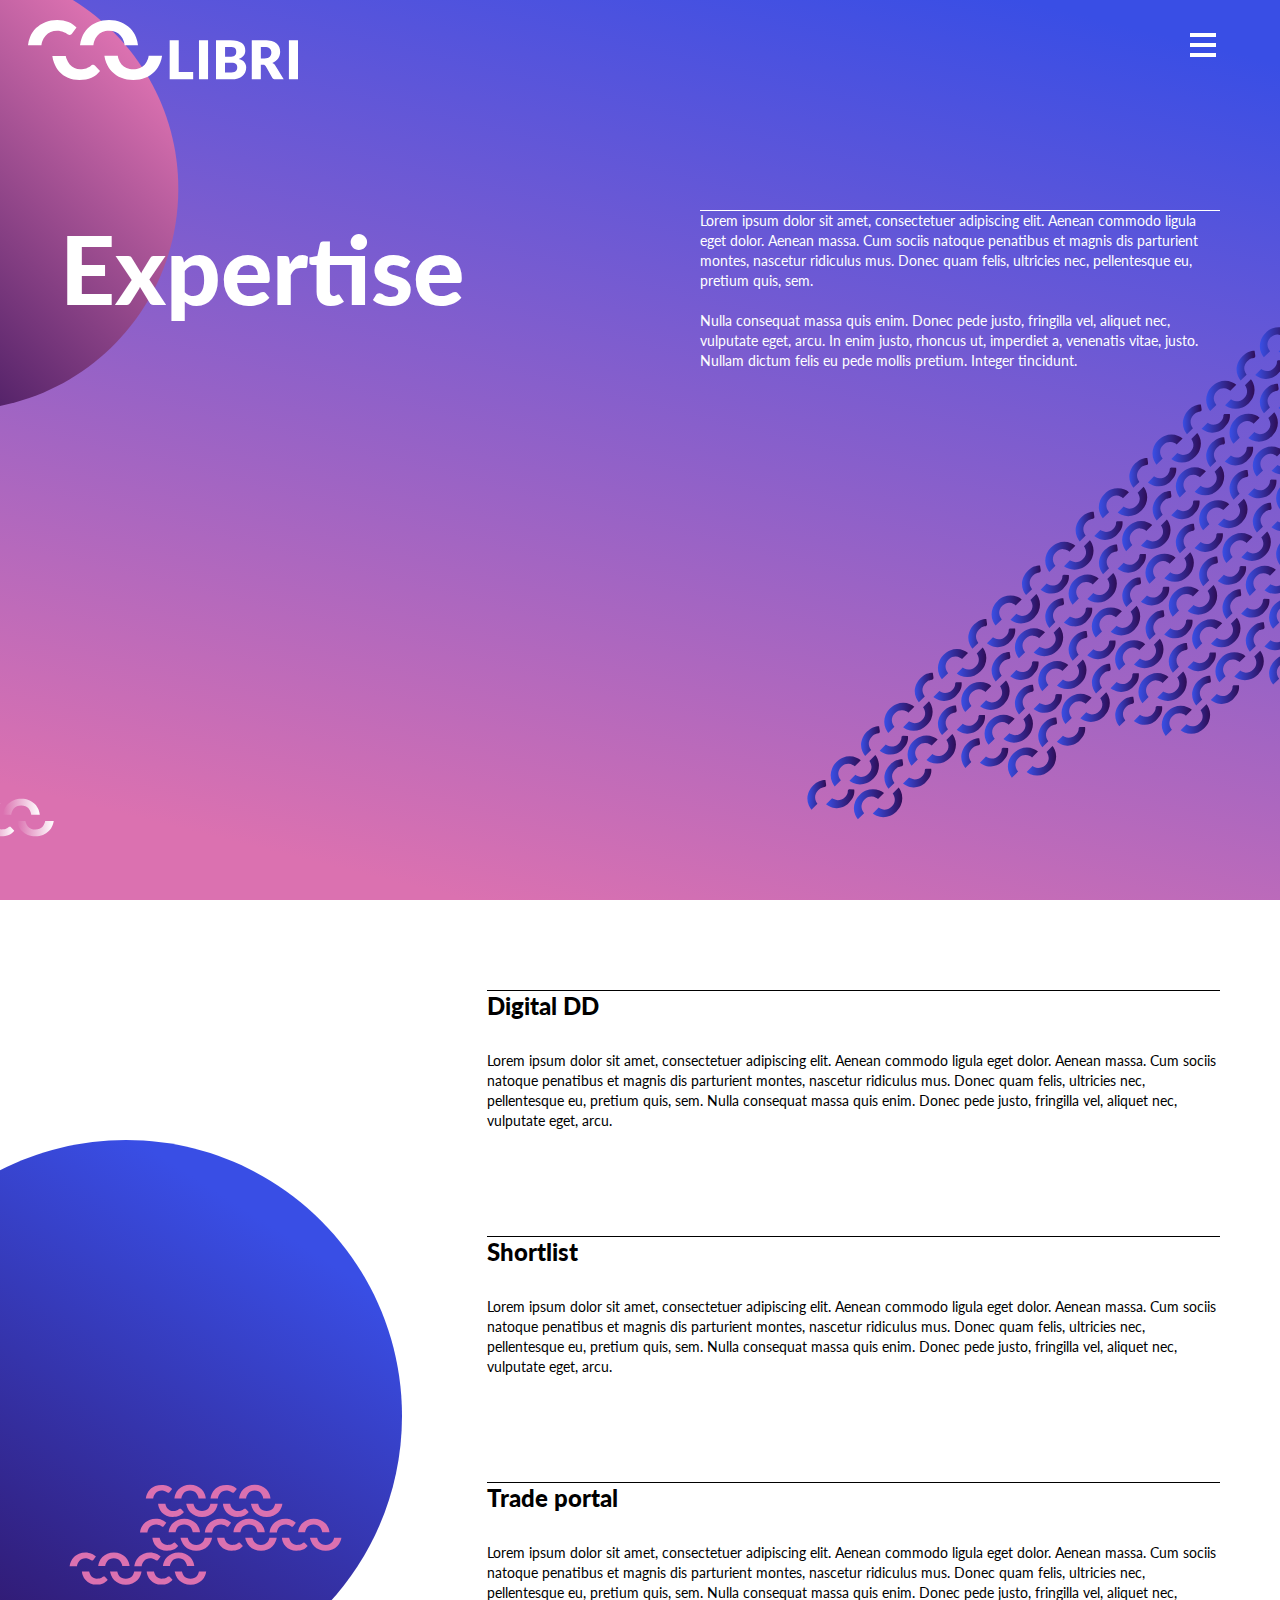
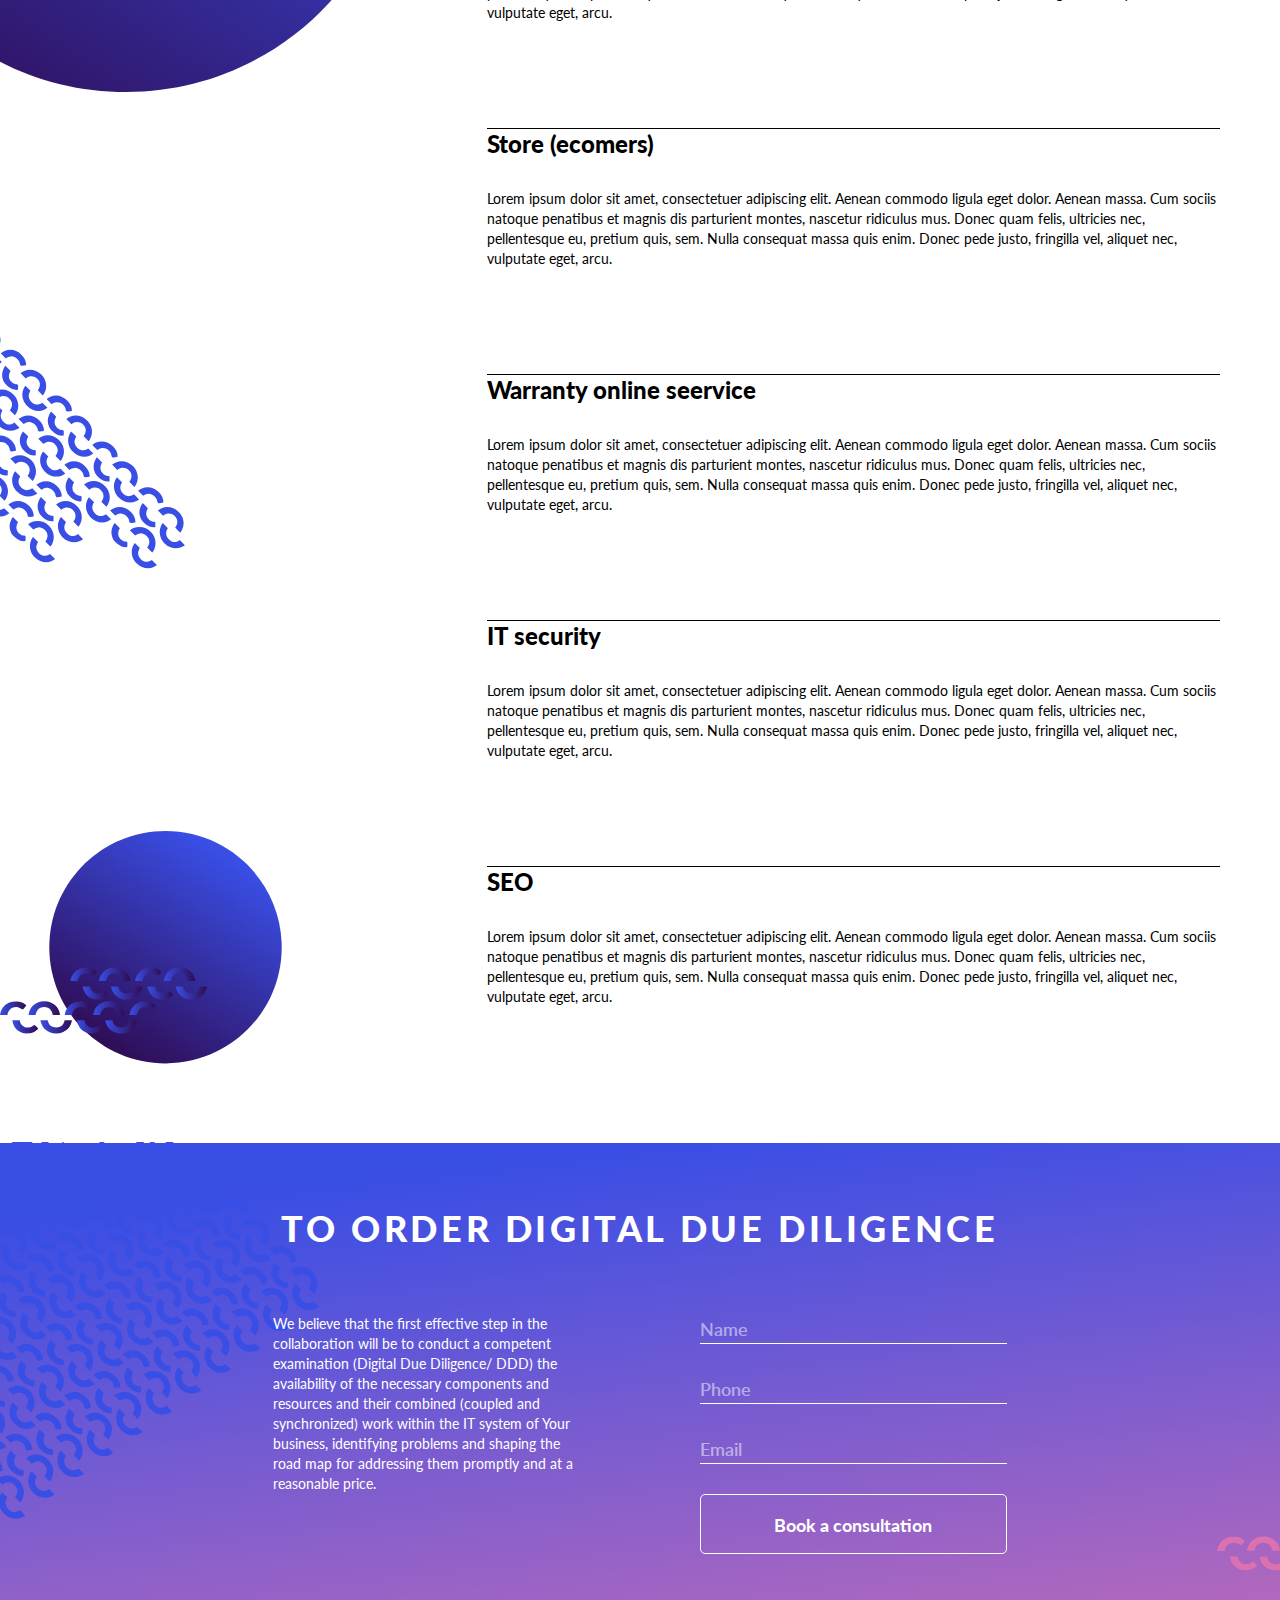
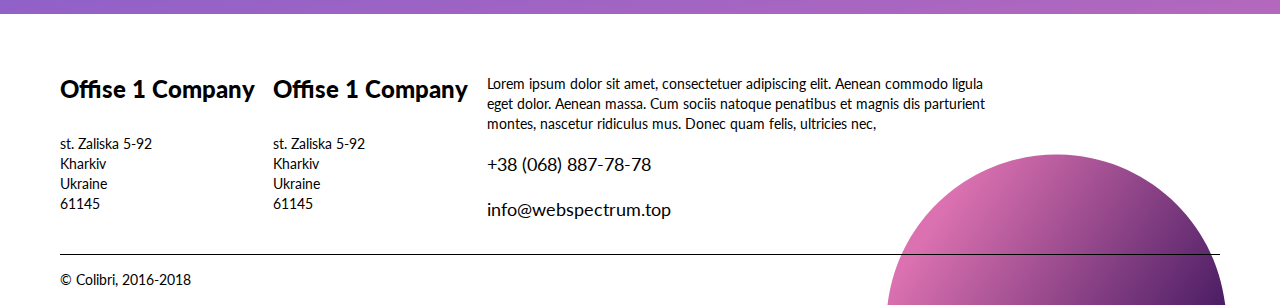
<file: expertise.html>
<html lang="en">
<head>
    <meta name = "viewport" content = "width=device-width, initial-scale=1">
    <meta charset="UTF-8">
    <title>Expertise • Colibri</title>
    <link href="https://fonts.googleapis.com/css?family=Lato:400,700,900" rel="stylesheet">
    <link  rel="stylesheet" type="text/css" href="css/style.css">

    <link rel="icon" href="favicon.ico" type="image/x-icon">
    <link rel="shortcut icon" href="favicon.ico" type="image/x-icon">
</head>
<body><div class="page_block">
    <header class="header expertise_header">
        <a class="menu_logo" href="index.html"><img src="img/logo_menu.svg" alt=""></a>
        
        <a class="header__logo" href="index.html"><img src="img/logo_header.svg" alt=""></a>
        <div href="" class="header__menu" tittle="Main menu">
            <div class="menu-button">
                <span></span>
                <span></span>
                <span></span>
            </div>
            <nav>
                <ul role="navigation" class="hidden">
                    <li><a href="index.html">Home</a></li>
                    <li><a href="products.html">Products</a></li>
                    <li><a href="#">Expetise</a></li>
                    <li><a href="about-us.html">About us</a></li>
                    <li><a href="contacts.html">Contacts</a></li>
                </ul>
            </nav>
        </div>
        <div class="container">
            <h1 class="header__title">Expertise</h1>
            <div class="header__description">
                    <p>Lorem ipsum dolor sit amet, consectetuer adipiscing elit. Aenean commodo ligula eget dolor. Aenean massa. Cum sociis natoque penatibus et magnis dis parturient montes, nascetur ridiculus mus. Donec quam felis, ultricies nec, pellentesque eu, pretium quis, sem. </p>
                    <p>Nulla consequat massa quis enim. Donec pede justo, fringilla vel, aliquet nec, vulputate eget, arcu. In enim justo, rhoncus ut, imperdiet a, venenatis vitae, justo. Nullam dictum felis eu pede mollis pretium. Integer tincidunt.</p>
            </div>
        </div>
    </header>

    <section class="expertise">
        <ul class="container">
            <li>
                <a href="expertise-item.html">
                    <h3>Digital DD</h3>
                    <p>Lorem ipsum dolor sit amet, consectetuer adipiscing elit. Aenean commodo ligula eget dolor. Aenean massa. Cum sociis natoque penatibus et magnis dis parturient montes, nascetur ridiculus mus. Donec quam felis, ultricies nec, pellentesque eu, pretium quis, sem. Nulla consequat massa quis enim. Donec pede justo, fringilla vel, aliquet nec, vulputate eget, arcu.</p>
                </a>
            </li>
            <li>
                <a href="expertise-item.html">
                    <h3>Shortlist</h3>
                    <p>Lorem ipsum dolor sit amet, consectetuer adipiscing elit. Aenean commodo ligula eget dolor. Aenean massa. Cum sociis natoque penatibus et magnis dis parturient montes, nascetur ridiculus mus. Donec quam felis, ultricies nec, pellentesque eu, pretium quis, sem. Nulla consequat massa quis enim. Donec pede justo, fringilla vel, aliquet nec, vulputate eget, arcu.</p>
                </a>
            </li>
            <li>
                <a href="expertise-item.html">
                    <h3>Trade portal</h3>
                    <p>Lorem ipsum dolor sit amet, consectetuer adipiscing elit. Aenean commodo ligula eget dolor. Aenean massa. Cum sociis natoque penatibus et magnis dis parturient montes, nascetur ridiculus mus. Donec quam felis, ultricies nec, pellentesque eu, pretium quis, sem. Nulla consequat massa quis enim. Donec pede justo, fringilla vel, aliquet nec, vulputate eget, arcu.</p>
                </a>
            </li>
            <li>
                <a href="expertise-item.html">
                    <h3>Store (ecomers)</h3>
                    <p>Lorem ipsum dolor sit amet, consectetuer adipiscing elit. Aenean commodo ligula eget dolor. Aenean massa. Cum sociis natoque penatibus et magnis dis parturient montes, nascetur ridiculus mus. Donec quam felis, ultricies nec, pellentesque eu, pretium quis, sem. Nulla consequat massa quis enim. Donec pede justo, fringilla vel, aliquet nec, vulputate eget, arcu.</p>
                </a>
            </li>
            <li>
                <a href="expertise-item.html">
                    <h3>Warranty online seervice</h3>
                    <p>Lorem ipsum dolor sit amet, consectetuer adipiscing elit. Aenean commodo ligula eget dolor. Aenean massa. Cum sociis natoque penatibus et magnis dis parturient montes, nascetur ridiculus mus. Donec quam felis, ultricies nec, pellentesque eu, pretium quis, sem. Nulla consequat massa quis enim. Donec pede justo, fringilla vel, aliquet nec, vulputate eget, arcu.</p>
                </a>
            </li>
            <li>
                <a href="expertise-item.html">
                    <h3>IT security</h3>
                    <p>Lorem ipsum dolor sit amet, consectetuer adipiscing elit. Aenean commodo ligula eget dolor. Aenean massa. Cum sociis natoque penatibus et magnis dis parturient montes, nascetur ridiculus mus. Donec quam felis, ultricies nec, pellentesque eu, pretium quis, sem. Nulla consequat massa quis enim. Donec pede justo, fringilla vel, aliquet nec, vulputate eget, arcu.</p>
                </a>
            </li>
            <li>
                <a href="expertise-item.html">
                    <h3>SEO</h3>
                    <p>Lorem ipsum dolor sit amet, consectetuer adipiscing elit. Aenean commodo ligula eget dolor. Aenean massa. Cum sociis natoque penatibus et magnis dis parturient montes, nascetur ridiculus mus. Donec quam felis, ultricies nec, pellentesque eu, pretium quis, sem. Nulla consequat massa quis enim. Donec pede justo, fringilla vel, aliquet nec, vulputate eget, arcu.</p>
                </a>
            </li>
        </ul>
    </section>

    <section class="form-ddd">
            <div class="container">
                <h2 class="form-title">To Order Digital Due Diligence</h2>
                <p class="form-description">We believe that the first effective step in the collaboration will be to conduct a competent examination (Digital Due Diligence/ DDD) the availability of the necessary components and resources and their combined (coupled and synchronized) work within the IT system of Your business, identifying problems and shaping the road map for addressing them promptly and at a reasonable price.</p>
                <form action="" class="form">
                    <input type="text" id="form-ddd__name" name="name" placeholder="Name">
                    <input type="tel" id="form-ddd__phone" name="phone" placeholder="Phone">
                    <input type="email" id="form-ddd__email" name="email" placeholder="Email">
                    <button class="form-button"  type="submit" value="submit">Book a consultation</button>
                </form>
            </div>
    </section>

    <footer class="footer">
        <div class="container">
            <div class="address">
                <h3 class="address__name">Offise 1 Company</h3>
                <p class="address__value">
                    st. Zaliska 5-92<br>
                    Kharkiv<br>
                    Ukraine<br>
                    61145<br>
                </p>
            </div>
            <div class="address">
                <h3 class="address__name">Offise 1 Company</h3>
                <p class="address__value">
                    st. Zaliska 5-92<br>
                    Kharkiv<br>
                    Ukraine<br>
                    61145<br>
                </p>
            </div>
            <div class="contacts">
                <p class="description">Lorem ipsum dolor sit amet, consectetuer adipiscing elit. Aenean commodo ligula eget dolor. Aenean massa. Cum sociis natoque penatibus et magnis dis parturient montes, nascetur ridiculus mus. Donec quam felis, ultricies nec, </p>
                <a href="tel:+380688877878" class="contacts__phone">+38 (068) 887-78-78</a>
                <a href="mailto:info@webspectrum.top" class="contacts__email">info@webspectrum.top</a>
            </div>
            <p class="footer__copyright">© Colibri, 2016-2018</p>
        </div>
    </footer>



    <script type="text/javascript" src="js/jquery-3.3.1.min.js"></script>
    <script type="text/javascript" src="js/main.js"></script>
</div></body>
</html>
</file>
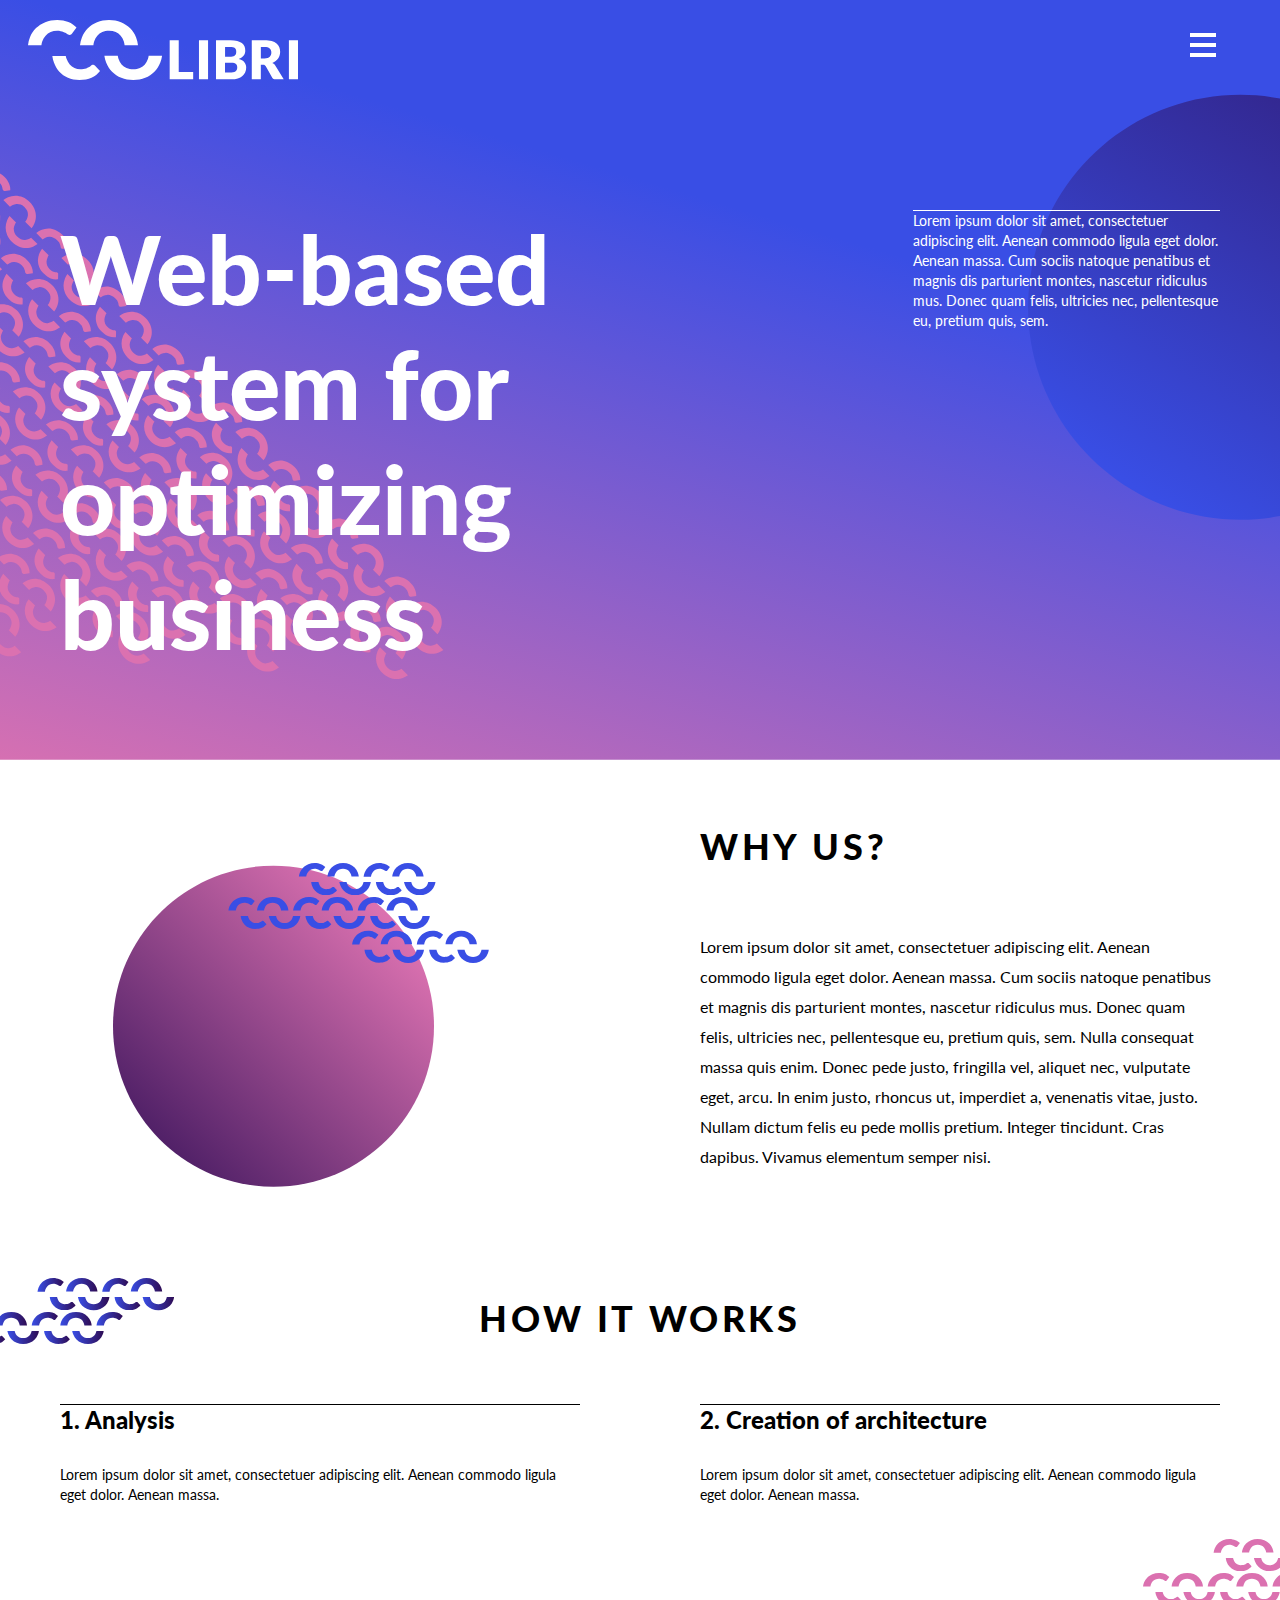
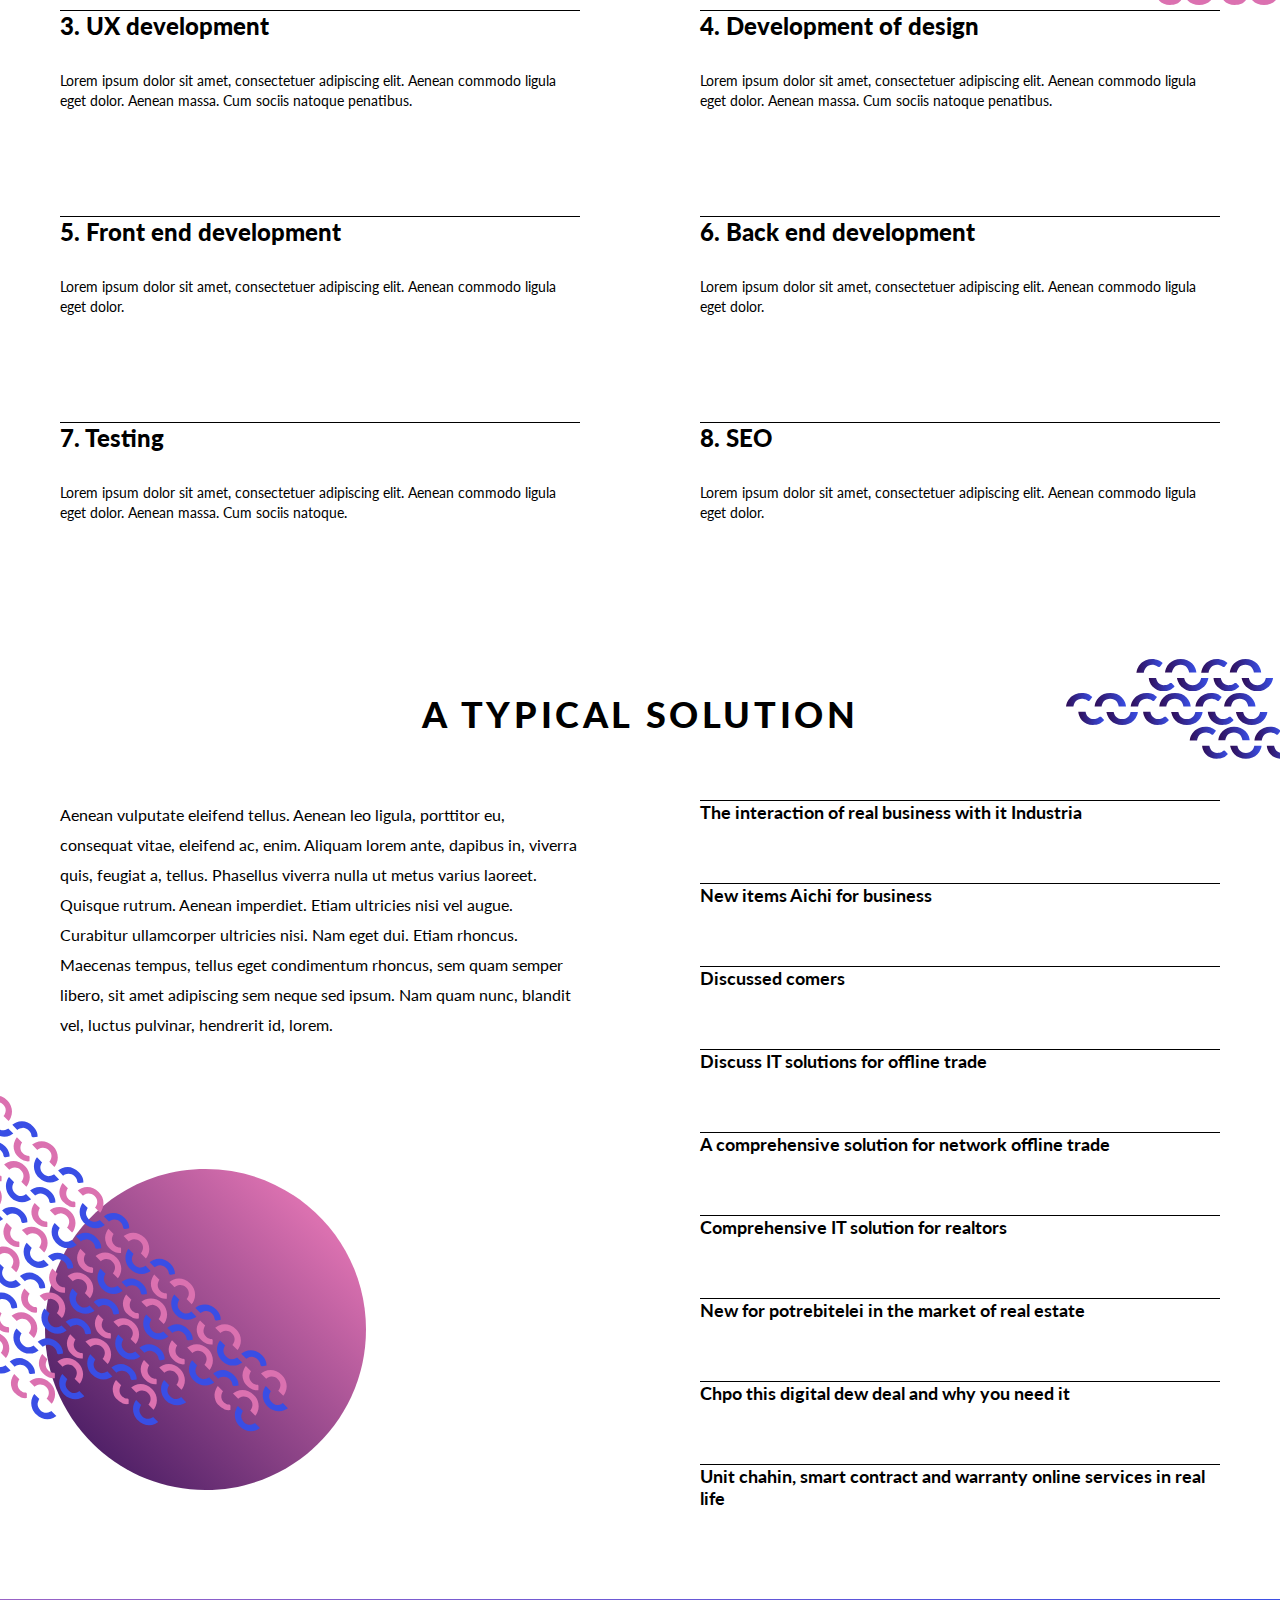
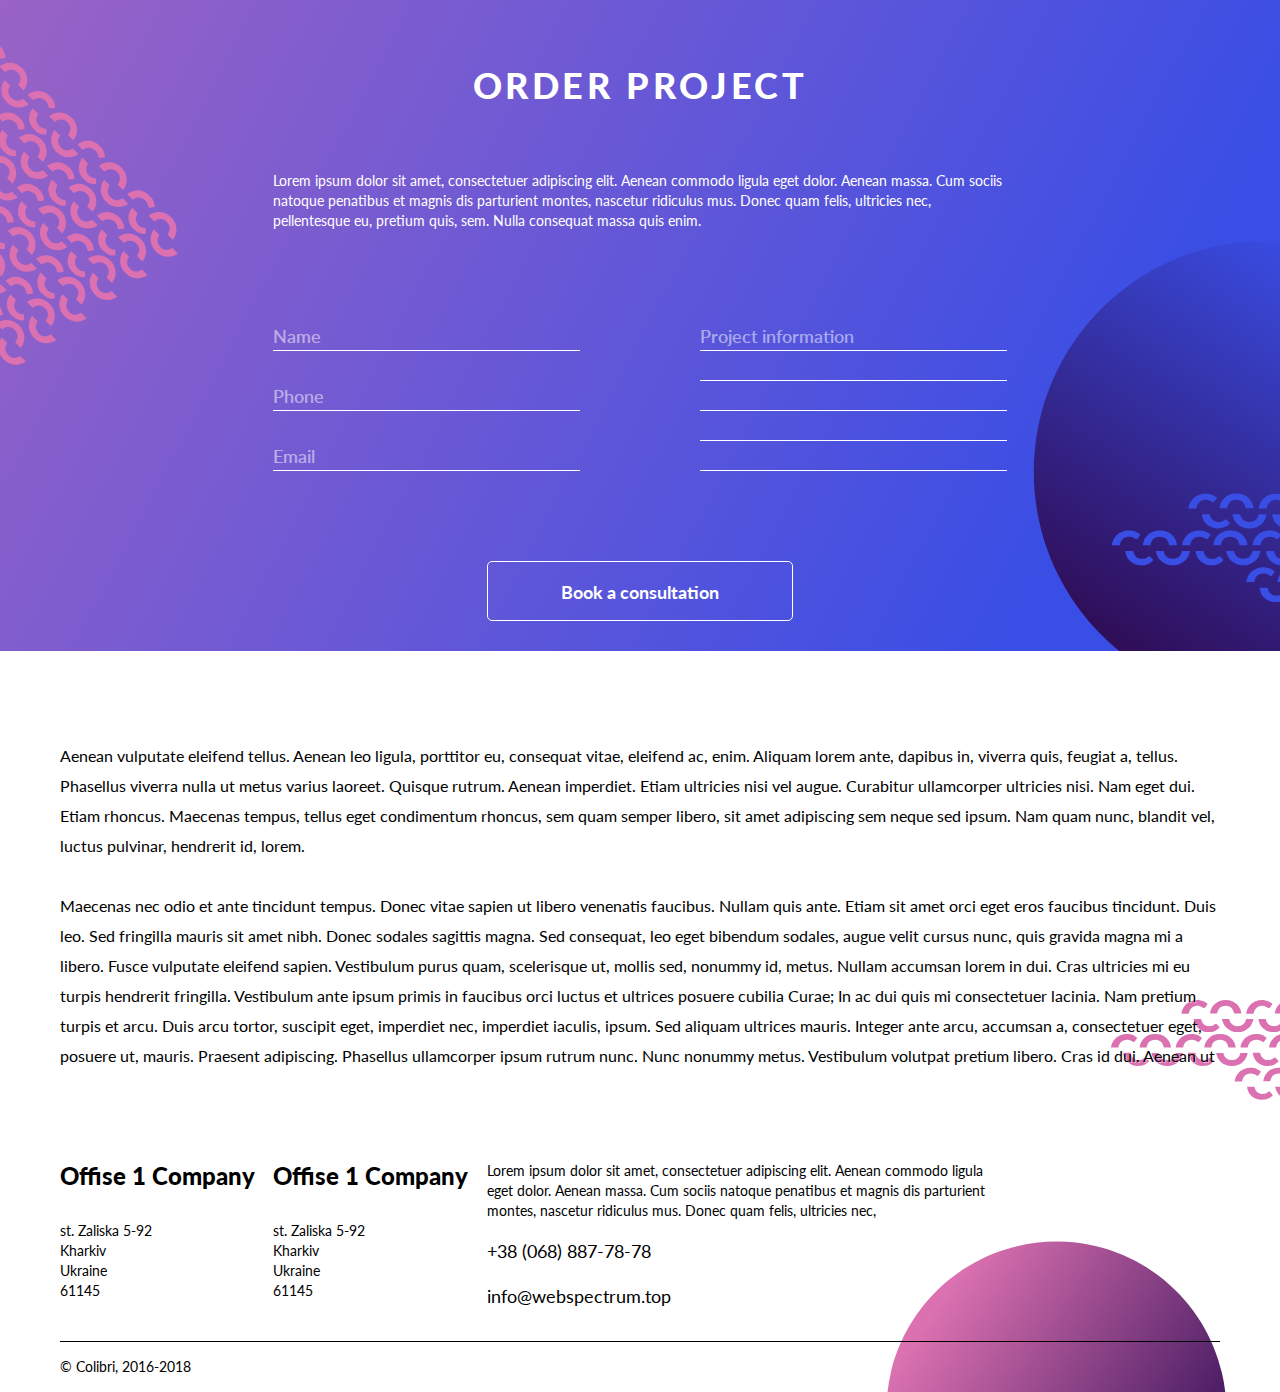
<file: products-item.html>
<html lang="en">
<head>
    <meta name = "viewport" content = "width=device-width, initial-scale=1">
    <meta charset="UTF-8">
    <title>Product name • Colibri</title>
    <link href="https://fonts.googleapis.com/css?family=Lato:400,700,900" rel="stylesheet">
    <link  rel="stylesheet" type="text/css" href="css/style.css">

    <link rel="icon" href="favicon.ico" type="image/x-icon">
    <link rel="shortcut icon" href="favicon.ico" type="image/x-icon">
</head>
<body><div class="page_block">
    <header class="header item_header products-item_header">
        <a class="menu_logo" href="index.html"><img src="img/logo_menu.svg" alt=""></a>
        
        <a class="header__logo" href="index.html"><img src="img/logo_header.svg" alt=""></a>
        <div href="" class="header__menu" tittle="Main menu">
            <div class="menu-button">
                <span></span>
                <span></span>
                <span></span>
            </div>
            <nav>
                <ul role="navigation" class="hidden">
                    <li><a href="index.html">Home</a></li>
                    <li><a href="products.html">Products</a></li>
                    <li><a href="expertise.html">Expetise</a></li>
                    <li><a href="about-us.html">About us</a></li>
                    <li><a href="contacts.html">Contacts</a></li>
                </ul>
            </nav>
        </div>
        <div class="container">
            <h1 class="header__title">Web-based system for optimizing business</h1>
            <div class="header__description">
                    <p>Lorem ipsum dolor sit amet, consectetuer adipiscing elit. Aenean commodo ligula eget dolor. Aenean massa. Cum sociis natoque penatibus et magnis dis parturient montes, nascetur ridiculus mus. Donec quam felis, ultricies nec, pellentesque eu, pretium quis, sem. </p>
            </div>
        </div>
    </header>

    <section class="item_why-us">
        <div class="container">
            <h2 class="title">Why us?</h2>
            <p class="description">Lorem ipsum dolor sit amet, consectetuer adipiscing elit. Aenean commodo ligula eget dolor. Aenean massa. Cum sociis natoque penatibus et magnis dis parturient montes, nascetur ridiculus mus. Donec quam felis, ultricies nec, pellentesque eu, pretium quis, sem. Nulla consequat massa quis enim. Donec pede justo, fringilla vel, aliquet nec, vulputate eget, arcu. In enim justo, rhoncus ut, imperdiet a, venenatis vitae, justo. Nullam dictum felis eu pede mollis pretium. Integer tincidunt. Cras dapibus. Vivamus elementum semper nisi.</p>
        </div>
    </section>

    <section class="item_it-works">
        <ul class="container">
            <h2 class="title">How it works</h2>
            <li>
                <h3>1. Analysis</h3>
                <p>Lorem ipsum dolor sit amet, consectetuer adipiscing elit. Aenean commodo ligula eget dolor. Aenean massa. </p>
            </li>
            <li>
                <h3>2. Creation of architecture</h3>
                <p>Lorem ipsum dolor sit amet, consectetuer adipiscing elit. Aenean commodo ligula eget dolor. Aenean massa. </p>
            </li>
            <li>
                <h3>3. UX development</h3>
                <p>Lorem ipsum dolor sit amet, consectetuer adipiscing elit. Aenean commodo ligula eget dolor. Aenean massa. Cum sociis natoque penatibus.</p>
            </li>
            <li>
                <h3>4. Development of design</h3>
                <p>Lorem ipsum dolor sit amet, consectetuer adipiscing elit. Aenean commodo ligula eget dolor. Aenean massa. Cum sociis natoque penatibus.</p>
            </li>
            <li>
                <h3>5. Front end development</h3>
                <p>Lorem ipsum dolor sit amet, consectetuer adipiscing elit. Aenean commodo ligula eget dolor.</p>
            </li>
            <li>
                <h3>6. Back end development</h3>
                <p>Lorem ipsum dolor sit amet, consectetuer adipiscing elit. Aenean commodo ligula eget dolor.</p>
            </li>
            <li>
                <h3>7. Testing</h3>
                <p>Lorem ipsum dolor sit amet, consectetuer adipiscing elit. Aenean commodo ligula eget dolor. Aenean massa. Cum sociis natoque.</p>
            </li>
            <li>
                <h3>8. SEO</h3>
                <p>Lorem ipsum dolor sit amet, consectetuer adipiscing elit. Aenean commodo ligula eget dolor.</p>
            </li>
        </ul>
    </section>

    <section class="solution">
        <div class="container">
            <h2 class="title">A typical solution</h2>
            <p class="description">Aenean vulputate eleifend tellus. Aenean leo ligula, porttitor eu, consequat vitae, eleifend ac, enim. Aliquam lorem ante, dapibus in, viverra quis, feugiat a, tellus. Phasellus viverra nulla ut metus varius laoreet. Quisque rutrum. Aenean imperdiet. Etiam ultricies nisi vel augue. Curabitur ullamcorper ultricies nisi. Nam eget dui. Etiam rhoncus. Maecenas tempus, tellus eget condimentum rhoncus, sem quam semper libero, sit amet adipiscing sem neque sed ipsum. Nam quam nunc, blandit vel, luctus pulvinar, hendrerit id, lorem.</p>
            <ul class="list">
                <li>
                    <h3>The interaction of real business with it Industria</h3>
                </li>
                <li>
                    <h3>New items Aichi for business</h3>
                </li>
                <li>
                    <h3>Discussed comers</h3>
                </li>
                <li>
                    <h3>Discuss IT solutions for offline trade</h3>
                </li>
                <li>
                    <h3>A comprehensive solution for network offline trade</h3>
                </li>
                <li>
                    <h3>Comprehensive IT solution for realtors</h3>
                </li>
                <li>
                    <h3>New for potrebitelei in the market of real estate</h3>
                </li>
                <li>
                    <h3>Chpo this digital dew deal and why you need it</h3>
                </li>
                <li>
                    <h3>Unit chahin, smart contract and warranty online services in real life</h3>
                </li>
            </ul>
        </div>
    </section>

    <section class="form-project">
        <div class="container">
            <h2 class="form-title">Order project</h2>
            <p class="form-description">Lorem ipsum dolor sit amet, consectetuer adipiscing elit. Aenean commodo ligula eget dolor. Aenean massa. Cum sociis natoque penatibus et magnis dis parturient montes, nascetur ridiculus mus. Donec quam felis, ultricies nec, pellentesque eu, pretium quis, sem. Nulla consequat massa quis enim. </p>
        </div>    
        <form action="" class="form">
                <div class="form__left">
                    <input type="text" id="form-project__name" name="name" placeholder="Name">
                    <input type="tel" id="form-project__phone" name="phone" placeholder="Phone">
                    <input type="email" id="form-project__email" name="email" placeholder="Email">
                </div>
                <div class="form__right">
                    <textarea name="info" id="form-project__info" placeholder="Project information"></textarea>
                </div>
                <button class="form-button"  type="submit" value="submit">Book a consultation</button>
        </form>
        
    </section>

    <section class="seo-text">
        <div class="container">
            <p>Aenean vulputate eleifend tellus. Aenean leo ligula, porttitor eu, consequat vitae, eleifend ac, enim. Aliquam lorem ante, dapibus in, viverra quis, feugiat a, tellus. Phasellus viverra nulla ut metus varius laoreet. Quisque rutrum. Aenean imperdiet. Etiam ultricies nisi vel augue. Curabitur ullamcorper ultricies nisi. Nam eget dui. Etiam rhoncus. Maecenas tempus, tellus eget condimentum rhoncus, sem quam semper libero, sit amet adipiscing sem neque sed ipsum. Nam quam nunc, blandit vel, luctus pulvinar, hendrerit id, lorem.</p>
            <p>Maecenas nec odio et ante tincidunt tempus. Donec vitae sapien ut libero venenatis faucibus. Nullam quis ante. Etiam sit amet orci eget eros faucibus tincidunt. Duis leo. Sed fringilla mauris sit amet nibh. Donec sodales sagittis magna. Sed consequat, leo eget bibendum sodales, augue velit cursus nunc, quis gravida magna mi a libero. Fusce vulputate eleifend sapien. Vestibulum purus quam, scelerisque ut, mollis sed, nonummy id, metus. Nullam accumsan lorem in dui. Cras ultricies mi eu turpis hendrerit fringilla. Vestibulum ante ipsum primis in faucibus orci luctus et ultrices posuere cubilia Curae; In ac dui quis mi consectetuer lacinia. Nam pretium turpis et arcu. Duis arcu tortor, suscipit eget, imperdiet nec, imperdiet iaculis, ipsum. Sed aliquam ultrices mauris. Integer ante arcu, accumsan a, consectetuer eget, posuere ut, mauris. Praesent adipiscing. Phasellus ullamcorper ipsum rutrum nunc. Nunc nonummy metus. Vestibulum volutpat pretium libero. Cras id dui. Aenean ut</p>
        </div>
    </section>

    <footer class="footer">
        <div class="container">
            <div class="address">
                <h3 class="address__name">Offise 1 Company</h3>
                <p class="address__value">
                    st. Zaliska 5-92<br>
                    Kharkiv<br>
                    Ukraine<br>
                    61145<br>
                </p>
            </div>
            <div class="address">
                <h3 class="address__name">Offise 1 Company</h3>
                <p class="address__value">
                    st. Zaliska 5-92<br>
                    Kharkiv<br>
                    Ukraine<br>
                    61145<br>
                </p>
            </div>
            <div class="contacts">
                <p class="description">Lorem ipsum dolor sit amet, consectetuer adipiscing elit. Aenean commodo ligula eget dolor. Aenean massa. Cum sociis natoque penatibus et magnis dis parturient montes, nascetur ridiculus mus. Donec quam felis, ultricies nec, </p>
                <a href="tel:+380688877878" class="contacts__phone">+38 (068) 887-78-78</a>
                <a href="mailto:info@webspectrum.top" class="contacts__email">info@webspectrum.top</a>
            </div>
            <p class="footer__copyright">© Colibri, 2016-2018</p>
        </div>
    </footer>



    <script type="text/javascript" src="js/jquery-3.3.1.min.js"></script>
    <script type="text/javascript" src="js/main.js"></script>
</div></body>
</html>
</file>
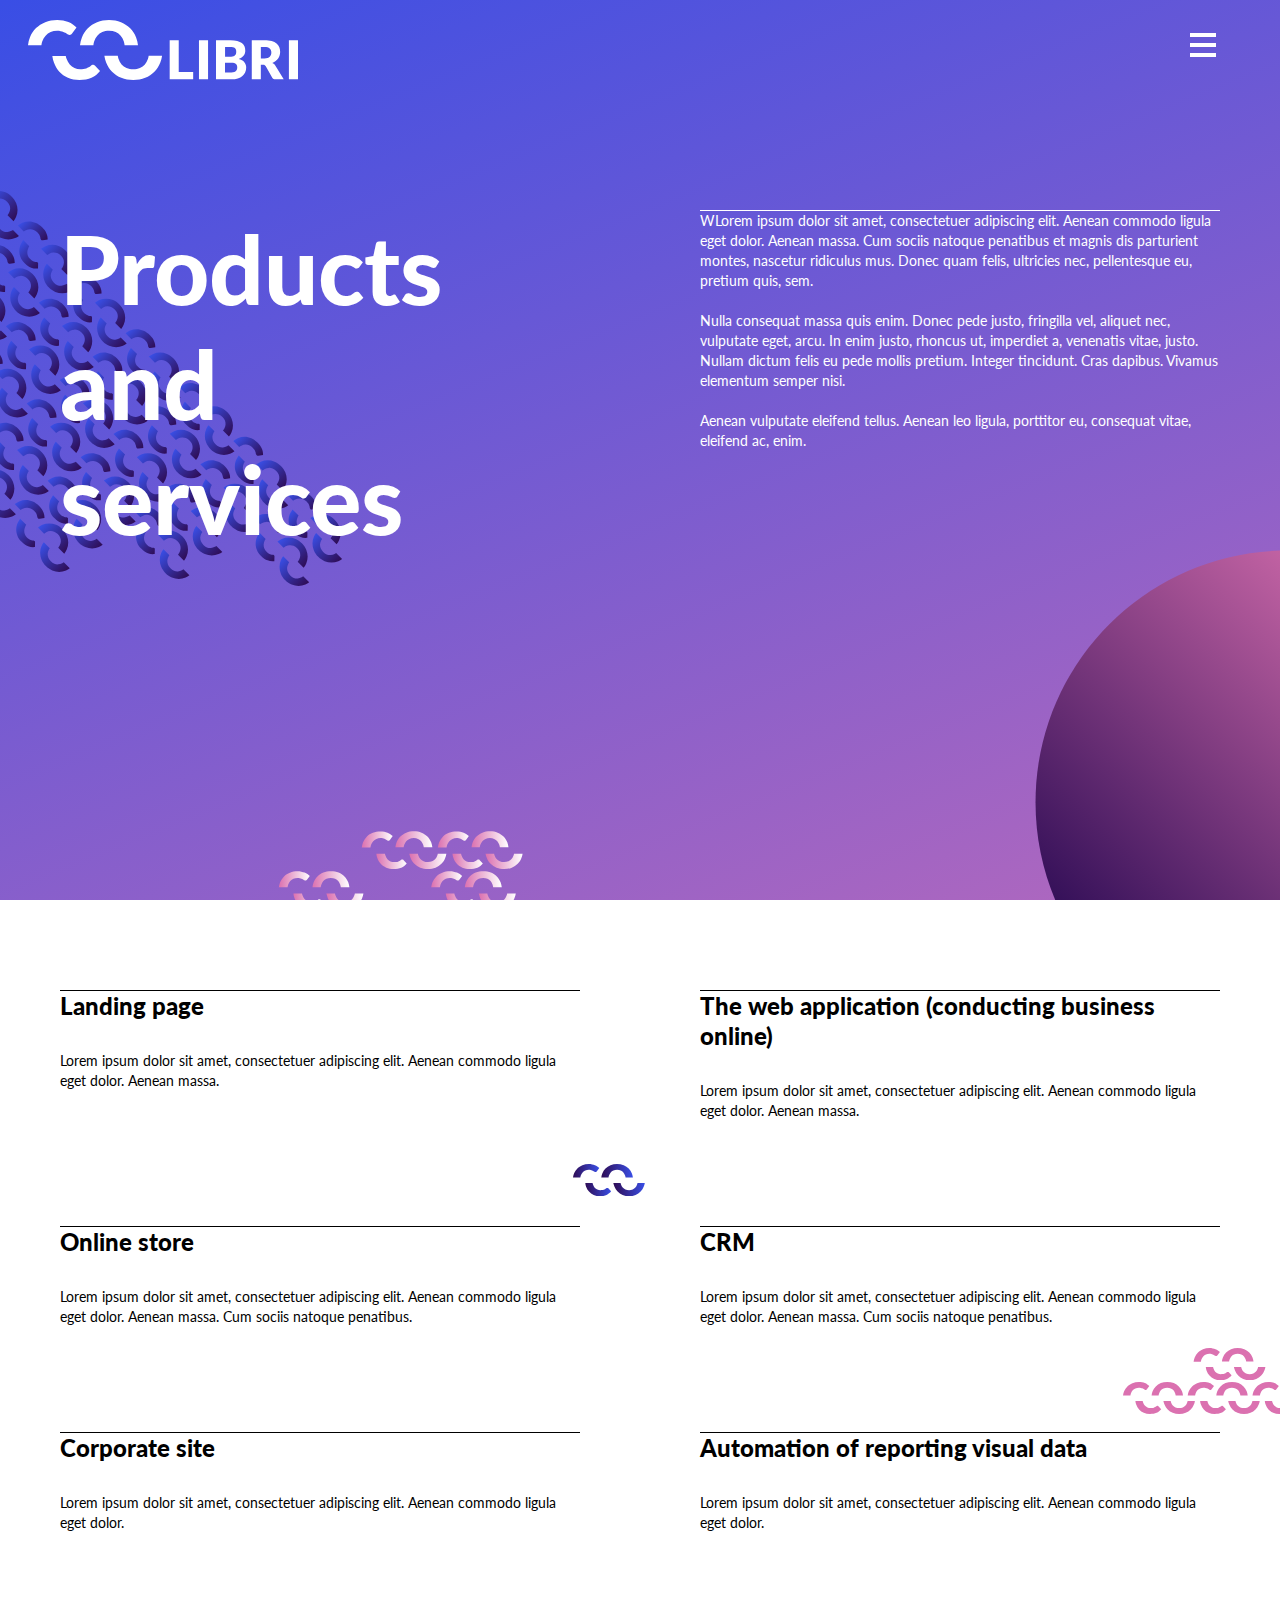
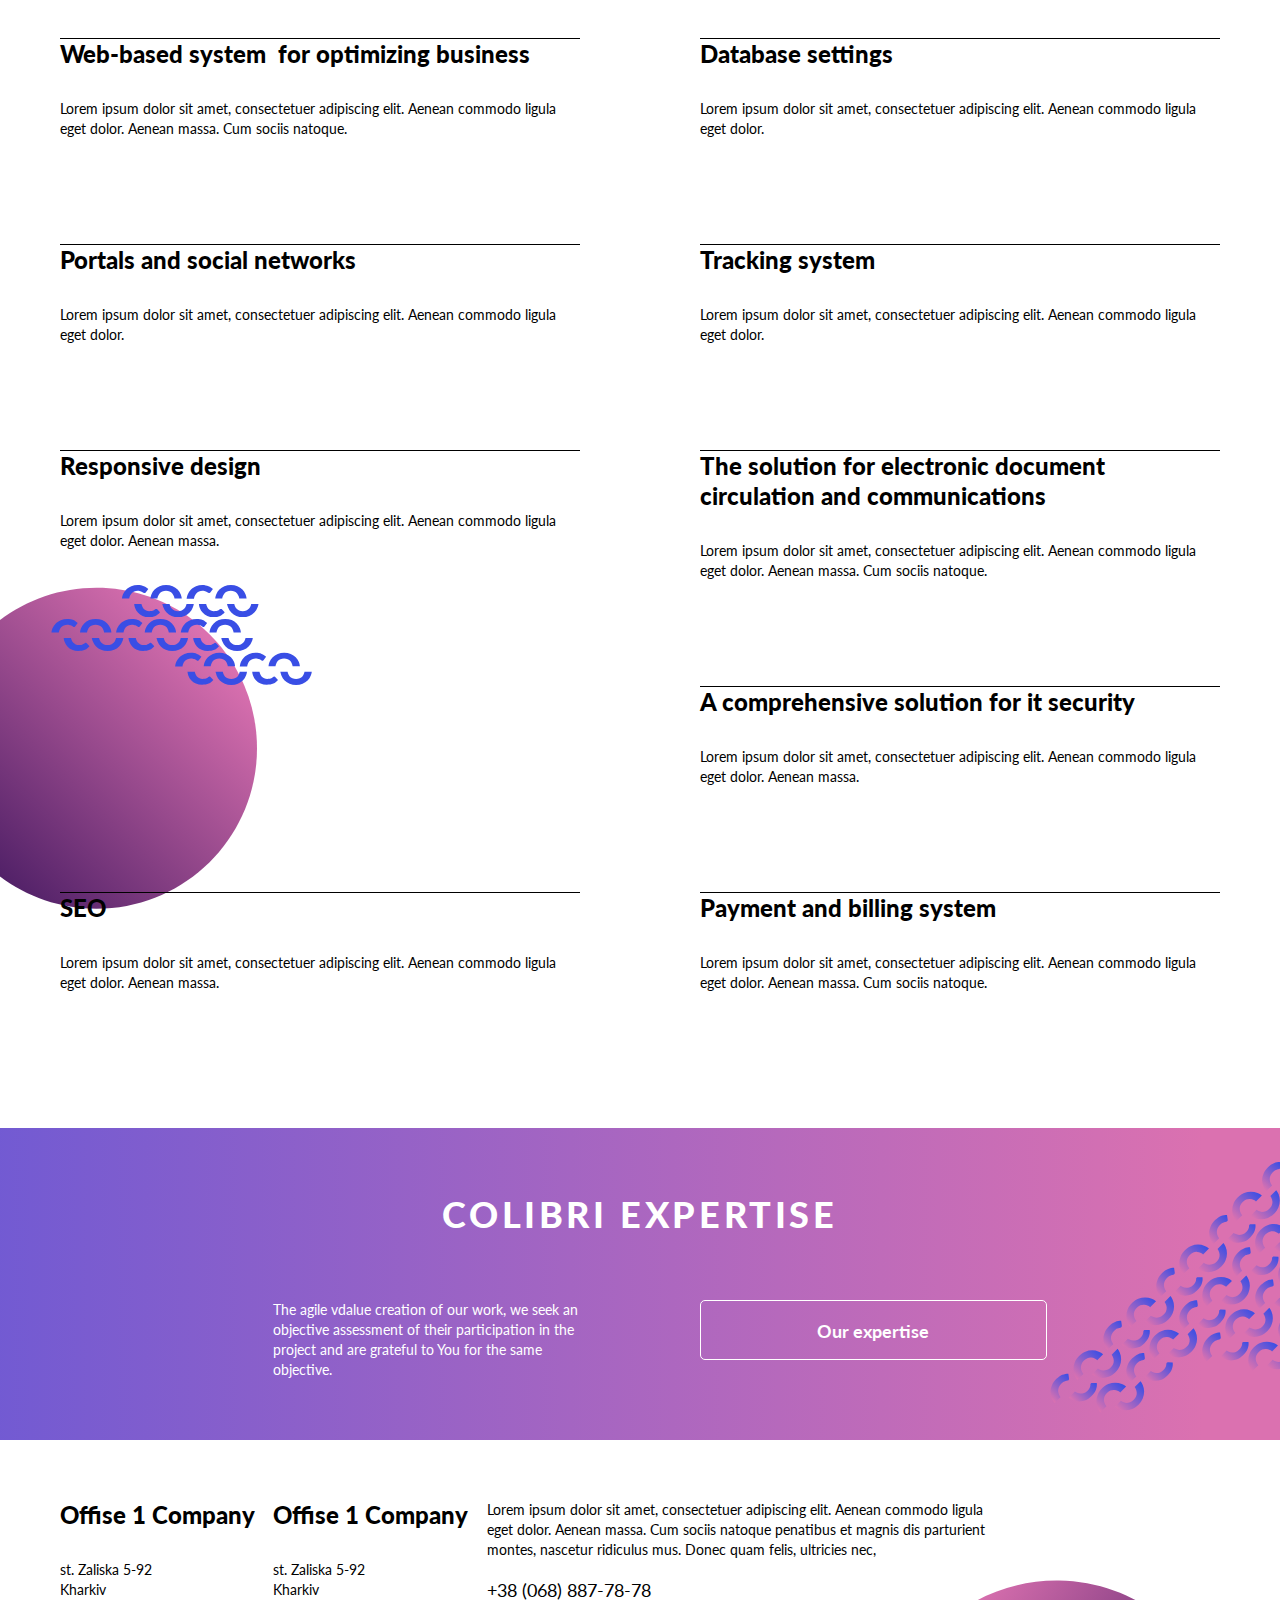
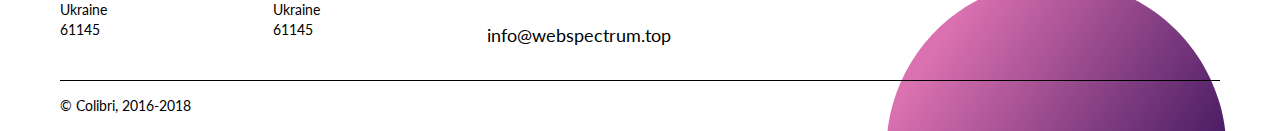
<file: products.html>
<html lang="en">
<head>
    <meta name = "viewport" content = "width=device-width, initial-scale=1">
    <meta charset="UTF-8">
    <title>Products • Colibri</title>
    <link href="https://fonts.googleapis.com/css?family=Lato:400,700,900" rel="stylesheet">
    <link  rel="stylesheet" type="text/css" href="css/style.css">

    <link rel="icon" href="favicon.ico" type="image/x-icon">
    <link rel="shortcut icon" href="favicon.ico" type="image/x-icon">
</head>
<body><div class="page_block">
    <header class="header products_header">
        <a class="menu_logo" href="index.html"><img src="img/logo_menu.svg" alt=""></a>
        
        <a class="header__logo" href="index.html"><img src="img/logo_header.svg" alt=""></a>
        <div href="" class="header__menu" tittle="Main menu">
            <div class="menu-button">
                <span></span>
                <span></span>
                <span></span>
            </div>
            <nav>
                <ul role="navigation" class="hidden">
                    <li><a href="index.html">Home</a></li>
                    <li><a href="#">Products</a></li>
                    <li><a href="expertise.html">Expetise</a></li>
                    <li><a href="about-us.html">About us</a></li>
                    <li><a href="contacts.html">Contacts</a></li>
                </ul>
            </nav>
        </div>
        <div class="container">
            <h1 class="header__title">Products <br>and services</h1>
            <div class="header__description">
                    <p>WLorem ipsum dolor sit amet, consectetuer adipiscing elit. Aenean commodo ligula eget dolor. Aenean massa. Cum sociis natoque penatibus et magnis dis parturient montes, nascetur ridiculus mus. Donec quam felis, ultricies nec, pellentesque eu, pretium quis, sem. </p>
                    <p>Nulla consequat massa quis enim. Donec pede justo, fringilla vel, aliquet nec, vulputate eget, arcu. In enim justo, rhoncus ut, imperdiet a, venenatis vitae, justo. Nullam dictum felis eu pede mollis pretium. Integer tincidunt. Cras dapibus. Vivamus elementum semper nisi. </p>
                    <p>Aenean vulputate eleifend tellus. Aenean leo ligula, porttitor eu, consequat vitae, eleifend ac, enim.</p>
            </div>
        </div>
    </header>

    <section class="products">
        <ul class="container">
            <li>
                <a href="products-item.html">
                    <h3>Landing page</h3>
                    <p>Lorem ipsum dolor sit amet, consectetuer adipiscing elit. Aenean commodo ligula eget dolor. Aenean massa. </p>
                </a>
            </li>
            <li>
                <a href="products-item.html">
                    <h3>The web application (conducting business online)</h3>
                    <p>Lorem ipsum dolor sit amet, consectetuer adipiscing elit. Aenean commodo ligula eget dolor. Aenean massa. </p>
                </a>
            </li>
            <li>
                <a href="products-item.html">
                    <h3>Online store</h3>
                    <p>Lorem ipsum dolor sit amet, consectetuer adipiscing elit. Aenean commodo ligula eget dolor. Aenean massa. Cum sociis natoque penatibus.</p>
                </a>
            </li>
            <li>
                <a href="products-item.html">
                    <h3>CRM</h3>
                    <p>Lorem ipsum dolor sit amet, consectetuer adipiscing elit. Aenean commodo ligula eget dolor. Aenean massa. Cum sociis natoque penatibus.</p>
                </a>
            </li>
            <li>
                <a href="products-item.html">
                    <h3>Corporate site</h3>
                    <p>Lorem ipsum dolor sit amet, consectetuer adipiscing elit. Aenean commodo ligula eget dolor.</p>
                </a>
            </li>
            <li>
                <a href="products-item.html">
                    <h3>Automation of reporting visual data</h3>
                    <p>Lorem ipsum dolor sit amet, consectetuer adipiscing elit. Aenean commodo ligula eget dolor.</p>
                </a>
            </li>
            <li>
                <a href="products-item.html">
                    <h3>Web-based system  for optimizing business</h3>
                    <p>Lorem ipsum dolor sit amet, consectetuer adipiscing elit. Aenean commodo ligula eget dolor. Aenean massa. Cum sociis natoque.</p>
                </a>
            </li>
            <li>
                <a href="products-item.html">
                    <h3>Database settings</h3>
                    <p>Lorem ipsum dolor sit amet, consectetuer adipiscing elit. Aenean commodo ligula eget dolor.</p>
                </a>
            </li>
            <li>
                <a href="products-item.html">
                    <h3>Portals and social networks</h3>
                    <p>Lorem ipsum dolor sit amet, consectetuer adipiscing elit. Aenean commodo ligula eget dolor.</p>
                </a>
            </li>
            <li>
                <a href="products-item.html">
                    <h3>Tracking system</h3>
                    <p>Lorem ipsum dolor sit amet, consectetuer adipiscing elit. Aenean commodo ligula eget dolor.</p>
                </a>
            </li>
            <li>
                <a href="products-item.html">
                    <h3>Responsive design</h3>
                    <p>Lorem ipsum dolor sit amet, consectetuer adipiscing elit. Aenean commodo ligula eget dolor. Aenean massa. </p>
                </a>
            </li>
            <li>
                <a href="products-item.html">
                    <h3>The solution for electronic document circulation and communications</h3>
                    <p>Lorem ipsum dolor sit amet, consectetuer adipiscing elit. Aenean commodo ligula eget dolor. Aenean massa. Cum sociis natoque.</p>
                </a>
            </li>
            <li class="invis">
                <a href="">
                    <h3></h3>
                    <p></p>
                </a>
            </li>
            <li>
                <a href="products-item.html">
                    <h3>A comprehensive solution for it security</h3>
                    <p>Lorem ipsum dolor sit amet, consectetuer adipiscing elit. Aenean commodo ligula eget dolor. Aenean massa. </p>
                </a>
            </li>
            <li>
                <a href="products-item.html">
                    <h3>SEO</h3>
                    <p>Lorem ipsum dolor sit amet, consectetuer adipiscing elit. Aenean commodo ligula eget dolor. Aenean massa. </p>
                </a>
            </li>
            <li>
                <a href="products-item.html">
                    <h3>Payment and billing system</h3>
                    <p>Lorem ipsum dolor sit amet, consectetuer adipiscing elit. Aenean commodo ligula eget dolor. Aenean massa. Cum sociis natoque.</p>
                </a>
            </li>
        </ul>
    </section>

    <section class="form-expertise">
        <div class="container">
            <h2 class="form-title">Colibri Expertise</h2>
            <p class="form-description">The agile vdalue creation of our work, we seek an objective assessment of their participation in the project and are grateful to You for the same objective.</p>
            <a href="expertise.html" class="form-button">Our expertise</a>
        </div>
    </section>

    <footer class="footer">
        <div class="container">
            <div class="address">
                <h3 class="address__name">Offise 1 Company</h3>
                <p class="address__value">
                    st. Zaliska 5-92<br>
                    Kharkiv<br>
                    Ukraine<br>
                    61145<br>
                </p>
            </div>
            <div class="address">
                <h3 class="address__name">Offise 1 Company</h3>
                <p class="address__value">
                    st. Zaliska 5-92<br>
                    Kharkiv<br>
                    Ukraine<br>
                    61145<br>
                </p>
            </div>
            <div class="contacts">
                <p class="description">Lorem ipsum dolor sit amet, consectetuer adipiscing elit. Aenean commodo ligula eget dolor. Aenean massa. Cum sociis natoque penatibus et magnis dis parturient montes, nascetur ridiculus mus. Donec quam felis, ultricies nec, </p>
                <a href="tel:+380688877878" class="contacts__phone">+38 (068) 887-78-78</a>
                <a href="mailto:info@webspectrum.top" class="contacts__email">info@webspectrum.top</a>
            </div>
            <p class="footer__copyright">© Colibri, 2016-2018</p>
        </div>
    </footer>



    <script type="text/javascript" src="js/jquery-3.3.1.min.js"></script>
    <script type="text/javascript" src="js/main.js"></script>
</div></body>
</html>
</file>
<file: css/style.css>
@charset "UTF-8";
/* Сетка представляеться собой колоночную структуру с фиксированным промежутком.
   Колонки динамически расширяются до определенного предела (до ширины определенной контейнера).
   По бокам от крайних колонок существует отступ равен половине промежутка.
   При маленьком разрешении все колонки становяться одной ширины равной ширике колонки,
   в таком лучае отступы по бокам равные четверит промежутка.
   Колонки и контейнер опредедляется параметрически.*/
.container {
  margin: 0 auto;
  max-width: 1500px;
  padding: 0 0 30px;
  position: relative;
  width: 100%;
  box-sizing: border-box;
  position: relative; }
  @media all and (orientation: portrait), all and (max-width: 900px) {
    .container {
      padding: 0 30px; } }

* {
  padding: 0;
  margin: 0; }

body {
  font-family: Lato, sans-serif;
  font-style: normal;
  font-weight: normal;
  line-height: 30px;
  font-size: 16px;
  color: #000000; }

.page_block {
  width: 100%;
  overflow: hidden; }

.title {
  font-family: Lato, sans-serif;
  font-style: normal;
  font-weight: 900;
  line-height: 52px;
  font-size: 36px;
  letter-spacing: 0.1em;
  text-transform: uppercase;
  color: #000000;
  padding-top: 60px;
  padding-bottom: 60px;
  text-align: left; }

.subtitle {
  font-family: Lato, sans-serif;
  font-style: normal;
  font-weight: 900;
  line-height: 30px;
  font-size: 24px;
  padding-bottom: 30px;
  text-align: left; }

.description, .texts {
  font-family: Lato, sans-serif;
  font-style: normal;
  font-weight: normal;
  line-height: 30px;
  font-size: 16px;
  color: #000000;
  text-align: left;
  padding-bottom: 30px; }

.form-title {
  font-family: Lato, sans-serif;
  font-style: normal;
  font-weight: 900;
  line-height: 52px;
  font-size: 36px;
  text-align: center;
  letter-spacing: 0.1em;
  text-transform: uppercase;
  color: #FFFFFF;
  padding-top: 60px;
  padding-bottom: 60px; }

.form-description {
  font-family: Lato, sans-serif;
  font-style: normal;
  font-weight: normal;
  line-height: 20px;
  font-size: 14px;
  color: #FFFFFF;
  padding-bottom: 30px; }

.form-button {
  display: block;
  width: calc( (((100% - 720px + 120px)/6)*2) + 120px);
  height: 60px;
  margin: 0 60px;
  border: 1px solid #FFFFFF;
  box-sizing: border-box;
  border-radius: 5px;
  font-family: Lato, sans-serif;
  font-style: normal;
  font-weight: 700;
  line-height: 60px;
  font-size: 18px;
  text-align: center;
  color: #FFFFFF;
  vertical-align: middle;
  text-decoration: none;
  background: transparent;
  transition: all 500ms ease-in-out; }
  .form-button:hover {
    background: #FFFFFF;
    color: #394EE5; }
  @media all and (orientation: portrait), all and (max-width: 900px) {
    .form-button {
      margin: 30px 0 60px;
      width: 100%;
      flex: 0 0 100%; } }
  .form-button:focus {
    outline: none; }

.header__title {
  font-family: Lato, sans-serif;
  font-style: normal;
  font-weight: 900;
  line-height: normal;
  font-size: 96px;
  color: #FFFFFF;
  margin-top: 210px; }
  @media all and (orientation: portrait), all and (max-width: 900px) {
    .header__title {
      margin-top: 90px;
      font-size: 3rem; } }

.header__description {
  font-family: Lato, sans-serif;
  font-style: normal;
  font-weight: normal;
  line-height: 20px;
  font-size: 14px;
  color: #FFFFFF;
  border-top: 1px solid #ffffff;
  margin-top: 210px; }
  @media all and (orientation: portrait), all and (max-width: 900px) {
    .header__description {
      margin-top: 30px; } }
  .header__description p {
    padding-bottom: 20px; }

.invis {
  visibility: hidden; }

.hidden {
  display: none; }

/* Сетка представляеться собой колоночную структуру с фиксированным промежутком.
   Колонки динамически расширяются до определенного предела (до ширины определенной контейнера).
   По бокам от крайних колонок существует отступ равен половине промежутка.
   При маленьком разрешении все колонки становяться одной ширины равной ширике колонки,
   в таком лучае отступы по бокам равные четверит промежутка.
   Колонки и контейнер опредедляется параметрически.*/
.container {
  margin: 0 auto;
  max-width: 1500px;
  padding: 0 0 30px;
  position: relative;
  width: 100%;
  box-sizing: border-box;
  position: relative; }
  @media all and (orientation: portrait), all and (max-width: 900px) {
    .container {
      padding: 0 30px; } }

* {
  padding: 0;
  margin: 0; }

body {
  font-family: Lato, sans-serif;
  font-style: normal;
  font-weight: normal;
  line-height: 30px;
  font-size: 16px;
  color: #000000; }

.page_block {
  width: 100%;
  overflow: hidden; }

.title {
  font-family: Lato, sans-serif;
  font-style: normal;
  font-weight: 900;
  line-height: 52px;
  font-size: 36px;
  letter-spacing: 0.1em;
  text-transform: uppercase;
  color: #000000;
  padding-top: 60px;
  padding-bottom: 60px;
  text-align: left; }

.subtitle {
  font-family: Lato, sans-serif;
  font-style: normal;
  font-weight: 900;
  line-height: 30px;
  font-size: 24px;
  padding-bottom: 30px;
  text-align: left; }

.description, .texts {
  font-family: Lato, sans-serif;
  font-style: normal;
  font-weight: normal;
  line-height: 30px;
  font-size: 16px;
  color: #000000;
  text-align: left;
  padding-bottom: 30px; }

.form-title {
  font-family: Lato, sans-serif;
  font-style: normal;
  font-weight: 900;
  line-height: 52px;
  font-size: 36px;
  text-align: center;
  letter-spacing: 0.1em;
  text-transform: uppercase;
  color: #FFFFFF;
  padding-top: 60px;
  padding-bottom: 60px; }

.form-description {
  font-family: Lato, sans-serif;
  font-style: normal;
  font-weight: normal;
  line-height: 20px;
  font-size: 14px;
  color: #FFFFFF;
  padding-bottom: 30px; }

.form-button {
  display: block;
  width: calc( (((100% - 720px + 120px)/6)*2) + 120px);
  height: 60px;
  margin: 0 60px;
  border: 1px solid #FFFFFF;
  box-sizing: border-box;
  border-radius: 5px;
  font-family: Lato, sans-serif;
  font-style: normal;
  font-weight: 700;
  line-height: 60px;
  font-size: 18px;
  text-align: center;
  color: #FFFFFF;
  vertical-align: middle;
  text-decoration: none;
  background: transparent;
  transition: all 500ms ease-in-out; }
  .form-button:hover {
    background: #FFFFFF;
    color: #394EE5; }
  @media all and (orientation: portrait), all and (max-width: 900px) {
    .form-button {
      margin: 30px 0 60px;
      width: 100%;
      flex: 0 0 100%; } }
  .form-button:focus {
    outline: none; }

.header__title {
  font-family: Lato, sans-serif;
  font-style: normal;
  font-weight: 900;
  line-height: normal;
  font-size: 96px;
  color: #FFFFFF;
  margin-top: 210px; }
  @media all and (orientation: portrait), all and (max-width: 900px) {
    .header__title {
      margin-top: 90px;
      font-size: 3rem; } }

.header__description {
  font-family: Lato, sans-serif;
  font-style: normal;
  font-weight: normal;
  line-height: 20px;
  font-size: 14px;
  color: #FFFFFF;
  border-top: 1px solid #ffffff;
  margin-top: 210px; }
  @media all and (orientation: portrait), all and (max-width: 900px) {
    .header__description {
      margin-top: 30px; } }
  .header__description p {
    padding-bottom: 20px; }

.invis {
  visibility: hidden; }

.hidden {
  display: none; }

.header {
  position: relative;
  width: 100%;
  min-height: 100vh;
  display: flex;
  flex-direction: row;
  flex-wrap: wrap;
  background-repeat: no-repeat;
  background-position: center;
  background-size: cover; }
  .header.item_header {
    height: auto;
    min-height: 600px;
    padding-bottom: 60px; }
    .header.item_header .header__title {
      /* Описание формулы: 
    100% - 720px - определяет ширину всех колонок в процентах (от 100% ширины отнимаеться ширина всех промежутков)
                            /6) - определяем ширину одной колонки (делим общую ширину колонок на их общее колличество)
                                               *4 - определеям ширину колонок в блоке (умнажаем ширину одной колонки на колличесвто колонок в боке)
                                                            + (4 - 1)*120px добавляем промежутки внутри блока (на один меньше, нежели колличество колонок в блоке) */
      width: calc( (((100% - 720px)/6)*4) + (4 - 1)*120px);
      margin: 0 60px;
      flex: 0 0 calc( (((100% - 720px)/6)*4) + (4 - 1)*120px);
      font-family: Lato, sans-serif;
      font-style: normal;
      font-weight: 900;
      line-height: normal;
      font-size: 96px;
      color: #FFFFFF;
      margin-top: 210px; }
      @media all and (orientation: portrait), all and (max-width: 900px) {
        .header.item_header .header__title {
          width: 100%;
          margin: 0;
          flex: 0 0 100%; } }
      @media all and (orientation: portrait), all and (max-width: 900px) {
        .header.item_header .header__title {
          margin-top: 90px;
          font-size: 3rem; } }
    .header.item_header .header__description {
      /* Описание формулы: 
    100% - 720px - определяет ширину всех колонок в процентах (от 100% ширины отнимаеться ширина всех промежутков)
                            /6) - определяем ширину одной колонки (делим общую ширину колонок на их общее колличество)
                                               *2 - определеям ширину колонок в блоке (умнажаем ширину одной колонки на колличесвто колонок в боке)
                                                            + (2 - 1)*120px добавляем промежутки внутри блока (на один меньше, нежели колличество колонок в блоке) */
      width: calc( (((100% - 720px)/6)*2) + (2 - 1)*120px);
      margin: 0 60px;
      flex: 0 0 calc( (((100% - 720px)/6)*2) + (2 - 1)*120px);
      font-family: Lato, sans-serif;
      font-style: normal;
      font-weight: normal;
      line-height: 20px;
      font-size: 14px;
      color: #FFFFFF;
      border-top: 1px solid #ffffff;
      margin-top: 210px; }
      @media all and (orientation: portrait), all and (max-width: 900px) {
        .header.item_header .header__description {
          width: 100%;
          margin: 0;
          flex: 0 0 100%; } }
      @media all and (orientation: portrait), all and (max-width: 900px) {
        .header.item_header .header__description {
          margin-top: 30px; } }
      .header.item_header .header__description p {
        padding-bottom: 20px; }
  .header__logo {
    position: absolute;
    top: 2.19619vh;
    left: 2.19619vw;
    z-index: 50; }
    @media all and (orientation: portrait), all and (max-width: 900px) {
      .header__logo {
        left: 30px;
        top: 30px; }
        .header__logo img {
          max-width: 50%; } }
  .header .container {
    margin: 0 auto;
    max-width: 1500px;
    padding: 0 0 30px;
    position: relative;
    width: 100%;
    box-sizing: border-box;
    display: flex;
    flex-direction: row;
    flex-wrap: wrap; }
    @media all and (orientation: portrait), all and (max-width: 900px) {
      .header .container {
        padding: 0 30px; } }
  .header__title {
    /* Описание формулы: 
    100% - 720px - определяет ширину всех колонок в процентах (от 100% ширины отнимаеться ширина всех промежутков)
                            /6) - определяем ширину одной колонки (делим общую ширину колонок на их общее колличество)
                                               *3 - определеям ширину колонок в блоке (умнажаем ширину одной колонки на колличесвто колонок в боке)
                                                            + (3 - 1)*120px добавляем промежутки внутри блока (на один меньше, нежели колличество колонок в блоке) */
    width: calc( (((100% - 720px)/6)*3) + (3 - 1)*120px);
    margin: 0 60px;
    flex: 0 0 calc( (((100% - 720px)/6)*3) + (3 - 1)*120px); }
    @media all and (orientation: portrait), all and (max-width: 900px) {
      .header__title {
        width: 100%;
        margin: 0;
        flex: 0 0 100%; } }
  .header__description {
    /* Описание формулы: 
    100% - 720px - определяет ширину всех колонок в процентах (от 100% ширины отнимаеться ширина всех промежутков)
                            /6) - определяем ширину одной колонки (делим общую ширину колонок на их общее колличество)
                                               *3 - определеям ширину колонок в блоке (умнажаем ширину одной колонки на колличесвто колонок в боке)
                                                            + (3 - 1)*120px добавляем промежутки внутри блока (на один меньше, нежели колличество колонок в блоке) */
    width: calc( (((100% - 720px)/6)*3) + (3 - 1)*120px);
    margin: 0 60px;
    flex: 0 0 calc( (((100% - 720px)/6)*3) + (3 - 1)*120px); }
    @media all and (orientation: portrait), all and (max-width: 900px) {
      .header__description {
        width: 100%;
        margin: 0;
        flex: 0 0 100%; } }
  .header .menu_logo {
    display: none; }
  .header__menu {
    transition: all 300ms ease-in-out; }
    .header__menu .menu-button {
      width: 30px;
      height: 30px;
      position: absolute;
      top: 30px;
      right: 60px;
      z-index: 1000;
      cursor: pointer; }
      @media all and (orientation: portrait), all and (max-width: 900px) {
        .header__menu .menu-button {
          right: 30px; } }
      .header__menu .menu-button span {
        display: block;
        width: 26px;
        height: 4px;
        margin: 3px 3px 6px 0;
        background-color: #fff;
        transition: all 300ms ease-in-out; }
      .header__menu .menu-button.on span:nth-child(1) {
        background: #fff;
        transform-origin: 50% 50%;
        transform: translateY(10px) rotate(45deg); }
      .header__menu .menu-button.on span:nth-child(2) {
        background: #fff;
        transform-origin: 50% 50%;
        transform: scaleX(0.01) scaleY(0.01); }
      .header__menu .menu-button.on span:nth-child(3) {
        background: #fff;
        transform-origin: 50% 50%;
        transform: translateY(-10px) rotate(-45deg); }
    .header__menu nav {
      position: absolute;
      width: 400px;
      height: 100vh;
      top: 0;
      right: 0;
      padding: 90px;
      box-sizing: border-box;
      background: rgba(47, 13, 86, 0);
      transform-origin: right center;
      transform: scaleX(0.001);
      transition: all 300ms ease-in-out; }
      @media all and (orientation: portrait), all and (max-width: 900px) {
        .header__menu nav {
          width: 100%;
          padding: 0; }
          .header__menu nav ul {
            margin: 0 auto; } }
    .header__menu.on {
      background: rgba(47, 13, 86, 0.6);
      z-index: 100;
      position: fixed;
      width: 100%;
      height: 100%; }
      .header__menu.on nav {
        transform: scaleX(1);
        background: #2f0d56;
        display: flex;
        flex-direction: column;
        justify-content: space-evenly; }
        .header__menu.on nav ul li {
          list-style: none; }
          .header__menu.on nav ul li a {
            font-family: Lato, sans-serif;
            font-style: normal;
            font-weight: 800;
            line-height: 60px;
            font-size: 36px;
            text-decoration: none;
            color: #FFFFFF; }
            .header__menu.on nav ul li a:hover {
              color: #DB71B0; }

.header.fixed + * {
  margin-top: 100vh; }

.item_header.header.fixed + * {
  margin-top: 600px; }

.header.fixed, .item_header.header.fixed {
  position: fixed;
  top: 0;
  z-index: 200;
  height: 90px;
  min-height: 90px;
  padding-bottom: 0;
  background: #fff; }
  .header.fixed .home_header__logo, .header.fixed .description, .header.fixed .header__logo, .header.fixed .header__title, .header.fixed .header__description, .header.fixed .item_header.header__title, .header.fixed .item_header.header__description, .item_header.header.fixed .home_header__logo, .item_header.header.fixed .description, .item_header.header.fixed .header__logo, .item_header.header.fixed .header__title, .item_header.header.fixed .header__description, .item_header.header.fixed .item_header.header__title, .item_header.header.fixed .item_header.header__description {
    display: none; }
  .header.fixed .menu_logo, .item_header.header.fixed .menu_logo {
    display: block;
    position: absolute;
    top: 30px;
    left: 60px;
    z-index: 50; }
    .header.fixed .menu_logo img, .item_header.header.fixed .menu_logo img {
      height: 30px; }
    @media all and (orientation: portrait), all and (max-width: 900px) {
      .header.fixed .menu_logo, .item_header.header.fixed .menu_logo {
        left: 30px; } }
  .header.fixed .menu-button span, .item_header.header.fixed .menu-button span {
    background: linear-gradient(90deg, #394ee5 0%, #db71b0 100%); }

/* Сетка представляеться собой колоночную структуру с фиксированным промежутком.
   Колонки динамически расширяются до определенного предела (до ширины определенной контейнера).
   По бокам от крайних колонок существует отступ равен половине промежутка.
   При маленьком разрешении все колонки становяться одной ширины равной ширике колонки,
   в таком лучае отступы по бокам равные четверит промежутка.
   Колонки и контейнер опредедляется параметрически.*/
.container {
  margin: 0 auto;
  max-width: 1500px;
  padding: 0 0 30px;
  position: relative;
  width: 100%;
  box-sizing: border-box;
  position: relative; }
  @media all and (orientation: portrait), all and (max-width: 900px) {
    .container {
      padding: 0 30px; } }

* {
  padding: 0;
  margin: 0; }

body {
  font-family: Lato, sans-serif;
  font-style: normal;
  font-weight: normal;
  line-height: 30px;
  font-size: 16px;
  color: #000000; }

.page_block {
  width: 100%;
  overflow: hidden; }

.title {
  font-family: Lato, sans-serif;
  font-style: normal;
  font-weight: 900;
  line-height: 52px;
  font-size: 36px;
  letter-spacing: 0.1em;
  text-transform: uppercase;
  color: #000000;
  padding-top: 60px;
  padding-bottom: 60px;
  text-align: left; }

.subtitle {
  font-family: Lato, sans-serif;
  font-style: normal;
  font-weight: 900;
  line-height: 30px;
  font-size: 24px;
  padding-bottom: 30px;
  text-align: left; }

.description, .texts {
  font-family: Lato, sans-serif;
  font-style: normal;
  font-weight: normal;
  line-height: 30px;
  font-size: 16px;
  color: #000000;
  text-align: left;
  padding-bottom: 30px; }

.form-title {
  font-family: Lato, sans-serif;
  font-style: normal;
  font-weight: 900;
  line-height: 52px;
  font-size: 36px;
  text-align: center;
  letter-spacing: 0.1em;
  text-transform: uppercase;
  color: #FFFFFF;
  padding-top: 60px;
  padding-bottom: 60px; }

.form-description {
  font-family: Lato, sans-serif;
  font-style: normal;
  font-weight: normal;
  line-height: 20px;
  font-size: 14px;
  color: #FFFFFF;
  padding-bottom: 30px; }

.form-button {
  display: block;
  width: calc( (((100% - 720px + 120px)/6)*2) + 120px);
  height: 60px;
  margin: 0 60px;
  border: 1px solid #FFFFFF;
  box-sizing: border-box;
  border-radius: 5px;
  font-family: Lato, sans-serif;
  font-style: normal;
  font-weight: 700;
  line-height: 60px;
  font-size: 18px;
  text-align: center;
  color: #FFFFFF;
  vertical-align: middle;
  text-decoration: none;
  background: transparent;
  transition: all 500ms ease-in-out; }
  .form-button:hover {
    background: #FFFFFF;
    color: #394EE5; }
  @media all and (orientation: portrait), all and (max-width: 900px) {
    .form-button {
      margin: 30px 0 60px;
      width: 100%;
      flex: 0 0 100%; } }
  .form-button:focus {
    outline: none; }

.header__title {
  font-family: Lato, sans-serif;
  font-style: normal;
  font-weight: 900;
  line-height: normal;
  font-size: 96px;
  color: #FFFFFF;
  margin-top: 210px; }
  @media all and (orientation: portrait), all and (max-width: 900px) {
    .header__title {
      margin-top: 90px;
      font-size: 3rem; } }

.header__description {
  font-family: Lato, sans-serif;
  font-style: normal;
  font-weight: normal;
  line-height: 20px;
  font-size: 14px;
  color: #FFFFFF;
  border-top: 1px solid #ffffff;
  margin-top: 210px; }
  @media all and (orientation: portrait), all and (max-width: 900px) {
    .header__description {
      margin-top: 30px; } }
  .header__description p {
    padding-bottom: 20px; }

.invis {
  visibility: hidden; }

.hidden {
  display: none; }

.footer {
  margin-top: 60px; }
  .footer .container {
    margin: 0 auto;
    max-width: 1500px;
    padding: 0 0 30px;
    position: relative;
    width: 100%;
    box-sizing: border-box;
    display: flex;
    flex-direction: row;
    flex-wrap: wrap;
    padding-bottom: 0; }
    @media all and (orientation: portrait), all and (max-width: 900px) {
      .footer .container {
        padding: 0 30px; } }
    .footer .container::after {
      /* Универсальный миксин для создание графического элемента.
    Служит для удобства вставлять объекты из макета, 
    пересчитывает размеры из макета в относительные единицы измерения отностительно контейнера.
    Применяеться в всевдоэлементах.
    Параметры (из макета)
    1) номер фигуры
    2) координата слева (от края макета)
    3) координата сверху (от края блока в макете)
    4) высота блока в макете */
      content: "";
      display: block;
      position: absolute;
      z-index: -100;
      background-image: url("../img/figure/figure_7.svg");
      background-repeat: no-repeat;
      left: 69.18009%;
      top: 34.61538%;
      width: 341px;
      height: 341px; }
      @media all and (orientation: portrait), all and (max-width: 900px) {
        .footer .container::after {
          opacity: 0.15; } }
  .footer .address {
    width: calc( ((100% - 720px)/6) + 120px);
    flex: 0 0 calc( ((100% - 720px)/6) + 120px); }
    @media all and (orientation: portrait), all and (max-width: 900px) {
      .footer .address {
        width: 100%;
        flex: 0 0 100%;
        margin-top: 30px; } }
    .footer .address__name {
      font-family: Lato, sans-serif;
      font-style: normal;
      font-weight: 900;
      line-height: 30px;
      font-size: 24px;
      padding-bottom: 30px;
      text-align: left; }
    .footer .address__value {
      font-family: Lato, sans-serif;
      font-style: normal;
      font-weight: normal;
      line-height: 20px;
      font-size: 14px;
      color: #000000;
      text-align: left;
      padding-bottom: 15px; }
    .footer .address:first-child {
      margin-left: 60px; }
      @media all and (orientation: portrait), all and (max-width: 900px) {
        .footer .address:first-child {
          margin-left: 0; } }
  .footer .contacts {
    /* Описание формулы: 
    100% - 720px - определяет ширину всех колонок в процентах (от 100% ширины отнимаеться ширина всех промежутков)
                            /6) - определяем ширину одной колонки (делим общую ширину колонок на их общее колличество)
                                               *3 - определеям ширину колонок в блоке (умнажаем ширину одной колонки на колличесвто колонок в боке)
                                                            + (3 - 1)*120px добавляем промежутки внутри блока (на один меньше, нежели колличество колонок в блоке) */
    width: calc( (((100% - 720px)/6)*3) + (3 - 1)*120px);
    margin: 0 60px;
    flex: 0 0 calc( (((100% - 720px)/6)*3) + (3 - 1)*120px);
    margin-left: calc( (((100% - 720px)/6)*falce) + (falce + 0.5)*120px);
    margin: 0; }
    @media all and (orientation: portrait), all and (max-width: 900px) {
      .footer .contacts {
        width: 100%;
        margin: 0;
        flex: 0 0 100%; } }
    .footer .contacts .description {
      font-family: Lato, sans-serif;
      font-style: normal;
      font-weight: normal;
      line-height: 20px;
      font-size: 14px;
      color: #000000;
      text-align: left;
      padding-bottom: 15px; }
    .footer .contacts__phone, .footer .contacts__email {
      display: block;
      padding-bottom: 15px;
      font-family: Lato, sans-serif;
      font-style: normal;
      font-weight: normal;
      line-height: 30px;
      font-size: 18px;
      color: #000000;
      text-decoration: none; }
      .footer .contacts__phone:hover, .footer .contacts__email:hover {
        text-decoration: underline; }
  .footer__copyright {
    /* Описание формулы: 
    100% - 720px - определяет ширину всех колонок в процентах (от 100% ширины отнимаеться ширина всех промежутков)
                            /6) - определяем ширину одной колонки (делим общую ширину колонок на их общее колличество)
                                               *6 - определеям ширину колонок в блоке (умнажаем ширину одной колонки на колличесвто колонок в боке)
                                                            + (6 - 1)*120px добавляем промежутки внутри блока (на один меньше, нежели колличество колонок в блоке) */
    width: calc( (((100% - 720px)/6)*6) + (6 - 1)*120px);
    margin: 0 60px;
    flex: 0 0 calc( (((100% - 720px)/6)*6) + (6 - 1)*120px);
    border-top: 1px #000000 solid;
    padding-top: 15px;
    padding-bottom: 0;
    margin-top: 15px;
    font-family: Lato, sans-serif;
    font-style: normal;
    font-weight: normal;
    line-height: 20px;
    font-size: 14px;
    color: #000000;
    text-align: left;
    padding-bottom: 15px; }
    @media all and (orientation: portrait), all and (max-width: 900px) {
      .footer__copyright {
        width: 100%;
        margin: 0;
        flex: 0 0 100%; } }

.seo-text {
  margin-top: 60px; }
  .seo-text .container:before {
    /* Универсальный миксин для создание графического элемента.
    Служит для удобства вставлять объекты из макета, 
    пересчитывает размеры из макета в относительные единицы измерения отностительно контейнера.
    Применяеться в всевдоэлементах.
    Параметры (из макета)
    1) номер фигуры
    2) координата слева (от края макета)
    3) координата сверху (от края блока в макете)
    4) высота блока в макете */
    content: "";
    display: block;
    position: absolute;
    z-index: -100;
    background-image: url("../img/figure/figure_14.svg");
    background-repeat: no-repeat;
    left: 86.82284%;
    top: 74%;
    width: 261px;
    height: 100px; }
    @media all and (orientation: portrait), all and (max-width: 900px) {
      .seo-text .container:before {
        opacity: 0.15; } }
  .seo-text .container p {
    /* Описание формулы: 
    100% - 720px - определяет ширину всех колонок в процентах (от 100% ширины отнимаеться ширина всех промежутков)
                            /6) - определяем ширину одной колонки (делим общую ширину колонок на их общее колличество)
                                               *6 - определеям ширину колонок в блоке (умнажаем ширину одной колонки на колличесвто колонок в боке)
                                                            + (6 - 1)*120px добавляем промежутки внутри блока (на один меньше, нежели колличество колонок в блоке) */
    width: calc( (((100% - 720px)/6)*6) + (6 - 1)*120px);
    margin: 0 60px;
    font-family: Lato, sans-serif;
    font-style: normal;
    font-weight: normal;
    line-height: 30px;
    font-size: 16px;
    color: #000000;
    text-shadow: 1px 1px 0 rgba(255, 255, 255, 0.5);
    padding-top: 30px; }
    @media all and (orientation: portrait), all and (max-width: 900px) {
      .seo-text .container p {
        width: 100%;
        margin: 0;
        flex: 0 0 100%; } }

.home_header {
  background-image: url(../img/home_header.svg); }
  .home_header__logo {
    max-width: 60%;
    position: absolute;
    top: 4.39239vh;
    left: 4.39239vw; }
  .home_header .description {
    font-family: Lato, sans-serif;
    font-style: normal;
    font-weight: 700;
    line-height: 30px;
    font-size: 18px;
    color: #FFFFFF;
    text-shadow: none;
    position: absolute;
    left: 3.95315vw;
    bottom: 10.10249vh;
    /* Описание формулы: 
    100% - 720px - определяет ширину всех колонок в процентах (от 100% ширины отнимаеться ширина всех промежутков)
                            /6) - определяем ширину одной колонки (делим общую ширину колонок на их общее колличество)
                                               *3 - определеям ширину колонок в блоке (умнажаем ширину одной колонки на колличесвто колонок в боке)
                                                            + (3 - 1)*120px добавляем промежутки внутри блока (на один меньше, нежели колличество колонок в блоке) */
    width: calc( (((100% - 720px)/6)*3) + (3 - 1)*120px);
    margin: 0 60px; }
    @media all and (orientation: portrait), all and (max-width: 900px) {
      .home_header .description {
        width: 100%;
        margin: 0;
        flex: 0 0 100%; } }

.products_header {
  background-image: url(../img/products_header.svg); }

.expertise_header {
  background-image: url(../img/expertise_header.svg); }

.about-us_header {
  background-image: url(../img/about-us_header.svg); }

.contacts_header {
  background-image: url(../img/contacts_header.svg); }
  .contacts_header .contacts__phone, .contacts_header .contacts__email {
    display: block;
    padding-bottom: 15px;
    font-family: Lato, sans-serif;
    font-style: normal;
    font-weight: normal;
    line-height: 30px;
    font-size: 18px;
    color: #fff;
    text-decoration: none; }
    .contacts_header .contacts__phone:hover, .contacts_header .contacts__email:hover {
      text-decoration: underline; }

.products-item_header {
  background-image: url(../img/products-item_header.svg); }

.expertise-item_header {
  background-image: url(../img/expertise-item_header.svg); }

.form-expertise {
  background-image: url(../img/form_1_background.svg);
  background-repeat: no-repeat;
  background-position: center;
  background-size: cover;
  width: 100%; }
  .form-expertise .container {
    margin: 0 auto;
    max-width: 1500px;
    padding: 0 0 30px;
    position: relative;
    width: 100%;
    box-sizing: border-box;
    display: flex;
    flex-direction: row;
    flex-wrap: wrap; }
    @media all and (orientation: portrait), all and (max-width: 900px) {
      .form-expertise .container {
        padding: 0 30px; } }
  .form-expertise .form-title {
    /* Описание формулы: 
    100% - 720px - определяет ширину всех колонок в процентах (от 100% ширины отнимаеться ширина всех промежутков)
                            /6) - определяем ширину одной колонки (делим общую ширину колонок на их общее колличество)
                                               *6 - определеям ширину колонок в блоке (умнажаем ширину одной колонки на колличесвто колонок в боке)
                                                            + (6 - 1)*120px добавляем промежутки внутри блока (на один меньше, нежели колличество колонок в блоке) */
    width: calc( (((100% - 720px)/6)*6) + (6 - 1)*120px);
    margin: 0 60px;
    flex: 0 0 calc( (((100% - 720px)/6)*6) + (6 - 1)*120px); }
    @media all and (orientation: portrait), all and (max-width: 900px) {
      .form-expertise .form-title {
        width: 100%;
        margin: 0;
        flex: 0 0 100%; } }
  .form-expertise .form-description {
    /* Описание формулы: 
    100% - 720px - определяет ширину всех колонок в процентах (от 100% ширины отнимаеться ширина всех промежутков)
                            /6) - определяем ширину одной колонки (делим общую ширину колонок на их общее колличество)
                                               *2 - определеям ширину колонок в блоке (умнажаем ширину одной колонки на колличесвто колонок в боке)
                                                            + (2 - 1)*120px добавляем промежутки внутри блока (на один меньше, нежели колличество колонок в блоке) */
    width: calc( (((100% - 720px)/6)*2) + (2 - 1)*120px);
    margin: 0 60px;
    flex: 0 0 calc( (((100% - 720px)/6)*2) + (2 - 1)*120px);
    margin-left: calc( (((100% - 720px)/6)*1) + (1 + 0.5)*120px); }
    @media all and (orientation: portrait), all and (max-width: 900px) {
      .form-expertise .form-description {
        width: 100%;
        margin: 0;
        flex: 0 0 100%; } }

.form-ddd {
  background-image: url(../img/form_2_background.svg);
  background-repeat: no-repeat;
  background-position: center;
  background-size: cover;
  width: 100%; }
  .form-ddd .container {
    margin: 0 auto;
    max-width: 1500px;
    padding: 0 0 30px;
    position: relative;
    width: 100%;
    box-sizing: border-box;
    display: flex;
    flex-direction: row;
    flex-wrap: wrap; }
    @media all and (orientation: portrait), all and (max-width: 900px) {
      .form-ddd .container {
        padding: 0 30px; } }
  .form-ddd .form-title {
    /* Описание формулы: 
    100% - 720px - определяет ширину всех колонок в процентах (от 100% ширины отнимаеться ширина всех промежутков)
                            /6) - определяем ширину одной колонки (делим общую ширину колонок на их общее колличество)
                                               *4 - определеям ширину колонок в блоке (умнажаем ширину одной колонки на колличесвто колонок в боке)
                                                            + (4 - 1)*120px добавляем промежутки внутри блока (на один меньше, нежели колличество колонок в блоке) */
    width: calc( (((100% - 720px)/6)*4) + (4 - 1)*120px);
    margin: 0 60px;
    flex: 0 0 calc( (((100% - 720px)/6)*4) + (4 - 1)*120px);
    margin-left: calc( (((100% - 720px)/6)*1) + (1 + 0.5)*120px); }
    @media all and (orientation: portrait), all and (max-width: 900px) {
      .form-ddd .form-title {
        width: 100%;
        margin: 0;
        flex: 0 0 100%; } }
  .form-ddd .form-description {
    /* Описание формулы: 
    100% - 720px - определяет ширину всех колонок в процентах (от 100% ширины отнимаеться ширина всех промежутков)
                            /6) - определяем ширину одной колонки (делим общую ширину колонок на их общее колличество)
                                               *2 - определеям ширину колонок в блоке (умнажаем ширину одной колонки на колличесвто колонок в боке)
                                                            + (2 - 1)*120px добавляем промежутки внутри блока (на один меньше, нежели колличество колонок в блоке) */
    width: calc( (((100% - 720px)/6)*2) + (2 - 1)*120px);
    margin: 0 60px;
    flex: 0 0 calc( (((100% - 720px)/6)*2) + (2 - 1)*120px);
    margin-left: calc( (((100% - 720px)/6)*1) + (1 + 0.5)*120px); }
    @media all and (orientation: portrait), all and (max-width: 900px) {
      .form-ddd .form-description {
        width: 100%;
        margin: 0;
        flex: 0 0 100%; } }
  .form-ddd .form {
    /* Описание формулы: 
    100% - 720px - определяет ширину всех колонок в процентах (от 100% ширины отнимаеться ширина всех промежутков)
                            /6) - определяем ширину одной колонки (делим общую ширину колонок на их общее колличество)
                                               *2 - определеям ширину колонок в блоке (умнажаем ширину одной колонки на колличесвто колонок в боке)
                                                            + (2 - 1)*120px добавляем промежутки внутри блока (на один меньше, нежели колличество колонок в блоке) */
    width: calc( (((100% - 720px)/6)*2) + (2 - 1)*120px);
    margin: 0 60px;
    flex: 0 0 calc( (((100% - 720px)/6)*2) + (2 - 1)*120px);
    margin-bottom: 30px; }
    @media all and (orientation: portrait), all and (max-width: 900px) {
      .form-ddd .form {
        width: 100%;
        margin: 0;
        flex: 0 0 100%; } }
    .form-ddd .form input {
      width: 100%;
      height: 30px;
      margin-bottom: 30px;
      border: none;
      border-bottom: 1px #ffffff solid;
      background: transparent;
      font-family: Lato, sans-serif;
      font-style: normal;
      font-weight: 600;
      line-height: 30px;
      font-size: 18px;
      color: #fff; }
      .form-ddd .form input:focus {
        outline: none; }
        .form-ddd .form input:focus::-webkit-input-placeholder {
          color: rgba(255, 255, 255, 0.1); }
        .form-ddd .form input:focus::-moz-placeholder {
          color: rgba(255, 255, 255, 0.1); }
        .form-ddd .form input:focus:-moz-placeholder {
          color: rgba(255, 255, 255, 0.1); }
        .form-ddd .form input:focus:-ms-input-placeholder {
          color: rgba(255, 255, 255, 0.1); }
      .form-ddd .form input::-webkit-input-placeholder {
        color: rgba(255, 255, 255, 0.5); }
      .form-ddd .form input::-moz-placeholder {
        color: rgba(255, 255, 255, 0.5); }
      .form-ddd .form input:-moz-placeholder {
        color: rgba(255, 255, 255, 0.5); }
      .form-ddd .form input:-ms-input-placeholder {
        color: rgba(255, 255, 255, 0.5); }
    .form-ddd .form .form-button {
      width: 100%;
      margin-left: 0;
      margin-right: 0; }

.form-project {
  background-image: url(../img/form_3_background.svg);
  background-repeat: no-repeat;
  background-position: center;
  background-size: cover;
  width: 100%; }
  .form-project .container {
    margin: 0 auto;
    max-width: 1500px;
    padding: 0 0 30px;
    position: relative;
    width: 100%;
    box-sizing: border-box; }
    @media all and (orientation: portrait), all and (max-width: 900px) {
      .form-project .container {
        padding: 0 30px; } }
  .form-project .form-title {
    /* Описание формулы: 
    100% - 720px - определяет ширину всех колонок в процентах (от 100% ширины отнимаеться ширина всех промежутков)
                            /6) - определяем ширину одной колонки (делим общую ширину колонок на их общее колличество)
                                               *6 - определеям ширину колонок в блоке (умнажаем ширину одной колонки на колличесвто колонок в боке)
                                                            + (6 - 1)*120px добавляем промежутки внутри блока (на один меньше, нежели колличество колонок в блоке) */
    width: calc( (((100% - 720px)/6)*6) + (6 - 1)*120px);
    margin: 0 60px; }
    @media all and (orientation: portrait), all and (max-width: 900px) {
      .form-project .form-title {
        width: 100%;
        margin: 0;
        flex: 0 0 100%; } }
  .form-project .form-description {
    /* Описание формулы: 
    100% - 720px - определяет ширину всех колонок в процентах (от 100% ширины отнимаеться ширина всех промежутков)
                            /6) - определяем ширину одной колонки (делим общую ширину колонок на их общее колличество)
                                               *4 - определеям ширину колонок в блоке (умнажаем ширину одной колонки на колличесвто колонок в боке)
                                                            + (4 - 1)*120px добавляем промежутки внутри блока (на один меньше, нежели колличество колонок в блоке) */
    width: calc( (((100% - 720px)/6)*4) + (4 - 1)*120px);
    margin: 0 60px;
    margin-left: calc( (((100% - 720px)/6)*1) + (1 + 0.5)*120px); }
    @media all and (orientation: portrait), all and (max-width: 900px) {
      .form-project .form-description {
        width: 100%;
        margin: 0;
        flex: 0 0 100%; } }
  .form-project .form {
    margin: 0 auto;
    max-width: 1500px;
    padding: 0 0 30px;
    position: relative;
    width: 100%;
    box-sizing: border-box;
    display: flex;
    flex-direction: row;
    flex-wrap: wrap;
    margin-top: 30px;
    margin-bottom: 30px; }
    @media all and (orientation: portrait), all and (max-width: 900px) {
      .form-project .form {
        padding: 0 30px; } }
    .form-project .form__left {
      /* Описание формулы: 
    100% - 720px - определяет ширину всех колонок в процентах (от 100% ширины отнимаеться ширина всех промежутков)
                            /6) - определяем ширину одной колонки (делим общую ширину колонок на их общее колличество)
                                               *2 - определеям ширину колонок в блоке (умнажаем ширину одной колонки на колличесвто колонок в боке)
                                                            + (2 - 1)*120px добавляем промежутки внутри блока (на один меньше, нежели колличество колонок в блоке) */
      width: calc( (((100% - 720px)/6)*2) + (2 - 1)*120px);
      margin: 0 60px;
      flex: 0 0 calc( (((100% - 720px)/6)*2) + (2 - 1)*120px);
      margin-left: calc( (((100% - 720px)/6)*1) + (1 + 0.5)*120px); }
      @media all and (orientation: portrait), all and (max-width: 900px) {
        .form-project .form__left {
          width: 100%;
          margin: 0;
          flex: 0 0 100%; } }
      .form-project .form__left input {
        width: 100%;
        height: 30px;
        margin-bottom: 30px;
        border: none;
        border-bottom: 1px #ffffff solid;
        background: transparent;
        font-family: Lato, sans-serif;
        font-style: normal;
        font-weight: 600;
        line-height: 30px;
        font-size: 18px;
        color: #fff; }
        .form-project .form__left input:focus {
          outline: none; }
          .form-project .form__left input:focus::-webkit-input-placeholder {
            color: rgba(255, 255, 255, 0.1); }
          .form-project .form__left input:focus::-moz-placeholder {
            color: rgba(255, 255, 255, 0.1); }
          .form-project .form__left input:focus:-moz-placeholder {
            color: rgba(255, 255, 255, 0.1); }
          .form-project .form__left input:focus:-ms-input-placeholder {
            color: rgba(255, 255, 255, 0.1); }
        .form-project .form__left input::-webkit-input-placeholder {
          color: rgba(255, 255, 255, 0.5); }
        .form-project .form__left input::-moz-placeholder {
          color: rgba(255, 255, 255, 0.5); }
        .form-project .form__left input:-moz-placeholder {
          color: rgba(255, 255, 255, 0.5); }
        .form-project .form__left input:-ms-input-placeholder {
          color: rgba(255, 255, 255, 0.5); }
    .form-project .form__right {
      /* Описание формулы: 
    100% - 720px - определяет ширину всех колонок в процентах (от 100% ширины отнимаеться ширина всех промежутков)
                            /6) - определяем ширину одной колонки (делим общую ширину колонок на их общее колличество)
                                               *2 - определеям ширину колонок в блоке (умнажаем ширину одной колонки на колличесвто колонок в боке)
                                                            + (2 - 1)*120px добавляем промежутки внутри блока (на один меньше, нежели колличество колонок в блоке) */
      width: calc( (((100% - 720px)/6)*2) + (2 - 1)*120px);
      margin: 0 60px;
      flex: 0 0 calc( (((100% - 720px)/6)*2) + (2 - 1)*120px); }
      @media all and (orientation: portrait), all and (max-width: 900px) {
        .form-project .form__right {
          width: 100%;
          margin: 0;
          flex: 0 0 100%; } }
      .form-project .form__right textarea {
        width: 100%;
        height: 150px;
        margin-bottom: 30px;
        resize: none;
        overflow: hidden;
        border: none;
        border-bottom: 1px #ffffff solid;
        background-color: transparent;
        background-image: repeating-linear-gradient(rgba(255, 255, 255, 0) 0px, rgba(255, 255, 255, 0) 29px, #fff 29px, #fff 30px);
        font-family: Lato, sans-serif;
        font-style: normal;
        font-weight: 600;
        line-height: 30px;
        font-size: 18px;
        color: #fff; }
        .form-project .form__right textarea:focus {
          outline: none; }
          .form-project .form__right textarea:focus::-webkit-input-placeholder {
            color: rgba(255, 255, 255, 0.1); }
          .form-project .form__right textarea:focus::-moz-placeholder {
            color: rgba(255, 255, 255, 0.1); }
          .form-project .form__right textarea:focus:-moz-placeholder {
            color: rgba(255, 255, 255, 0.1); }
          .form-project .form__right textarea:focus:-ms-input-placeholder {
            color: rgba(255, 255, 255, 0.1); }
        .form-project .form__right textarea::-webkit-input-placeholder {
          color: rgba(255, 255, 255, 0.5); }
        .form-project .form__right textarea::-moz-placeholder {
          color: rgba(255, 255, 255, 0.5); }
        .form-project .form__right textarea:-moz-placeholder {
          color: rgba(255, 255, 255, 0.5); }
        .form-project .form__right textarea:-ms-input-placeholder {
          color: rgba(255, 255, 255, 0.5); }
    .form-project .form .form-button {
      /* Описание формулы: 
    100% - 720px - определяет ширину всех колонок в процентах (от 100% ширины отнимаеться ширина всех промежутков)
                            /6) - определяем ширину одной колонки (делим общую ширину колонок на их общее колличество)
                                               *2 - определеям ширину колонок в блоке (умнажаем ширину одной колонки на колличесвто колонок в боке)
                                                            + (2 - 1)*120px добавляем промежутки внутри блока (на один меньше, нежели колличество колонок в блоке) */
      width: calc( (((100% - 720px)/6)*2) + (2 - 1)*120px);
      margin: 0 60px;
      flex: 0 0 calc( (((100% - 720px)/6)*2) + (2 - 1)*120px);
      margin-left: calc( (((100% - 720px)/6)*2) + (2 + 0.5)*120px);
      margin-top: 60px; }
      @media all and (orientation: portrait), all and (max-width: 900px) {
        .form-project .form .form-button {
          width: 100%;
          margin: 0;
          flex: 0 0 100%; } }
      @media all and (orientation: portrait), all and (max-width: 900px) {
        .form-project .form .form-button {
          width: calc( (((100% - 720px + 120px)/6)*2) + 120px);
          max-width: 300px;
          margin: 30px auto 60px; } }

.info-us .container::before {
  /* Универсальный миксин для создание графического элемента.
    Служит для удобства вставлять объекты из макета, 
    пересчитывает размеры из макета в относительные единицы измерения отностительно контейнера.
    Применяеться в всевдоэлементах.
    Параметры (из макета)
    1) номер фигуры
    2) координата слева (от края макета)
    3) координата сверху (от края блока в макете)
    4) высота блока в макете */
  content: "";
  display: block;
  position: absolute;
  z-index: -100;
  background-image: url("../img/figure/figure_1.svg");
  background-repeat: no-repeat;
  left: -30.38067%;
  top: 15.70248%;
  width: 859px;
  height: 618px; }
  @media all and (orientation: portrait), all and (max-width: 900px) {
    .info-us .container::before {
      opacity: 0.15; } }

.info-us .title {
  /* Описание формулы: 
    100% - 720px - определяет ширину всех колонок в процентах (от 100% ширины отнимаеться ширина всех промежутков)
                            /6) - определяем ширину одной колонки (делим общую ширину колонок на их общее колличество)
                                               *4 - определеям ширину колонок в блоке (умнажаем ширину одной колонки на колличесвто колонок в боке)
                                                            + (4 - 1)*120px добавляем промежутки внутри блока (на один меньше, нежели колличество колонок в блоке) */
  width: calc( (((100% - 720px)/6)*4) + (4 - 1)*120px);
  margin: 0 60px;
  margin-left: calc( (((100% - 720px)/6)*2) + (2 + 0.5)*120px); }
  @media all and (orientation: portrait), all and (max-width: 900px) {
    .info-us .title {
      width: 100%;
      margin: 0;
      flex: 0 0 100%; } }

.info-us .description {
  /* Описание формулы: 
    100% - 720px - определяет ширину всех колонок в процентах (от 100% ширины отнимаеться ширина всех промежутков)
                            /6) - определяем ширину одной колонки (делим общую ширину колонок на их общее колличество)
                                               *4 - определеям ширину колонок в блоке (умнажаем ширину одной колонки на колличесвто колонок в боке)
                                                            + (4 - 1)*120px добавляем промежутки внутри блока (на один меньше, нежели колличество колонок в блоке) */
  width: calc( (((100% - 720px)/6)*4) + (4 - 1)*120px);
  margin: 0 60px;
  margin-left: calc( (((100% - 720px)/6)*2) + (2 + 0.5)*120px); }
  @media all and (orientation: portrait), all and (max-width: 900px) {
    .info-us .description {
      width: 100%;
      margin: 0;
      flex: 0 0 100%; } }

.info-servise .text-box:nth-child(2)::before {
  /* Универсальный миксин для создание графического элемента.
    Служит для удобства вставлять объекты из макета, 
    пересчитывает размеры из макета в относительные единицы измерения отностительно контейнера.
    Применяеться в всевдоэлементах.
    Параметры (из макета)
    1) номер фигуры
    2) координата слева (от края макета)
    3) координата сверху (от края блока в макете)
    4) высота блока в макете */
  content: "";
  display: block;
  position: absolute;
  z-index: -100;
  background-image: url("../img/figure/figure_2.svg");
  background-repeat: no-repeat;
  left: 64.56808%;
  top: -10.3125%;
  width: 746px;
  height: 540px; }
  @media all and (orientation: portrait), all and (max-width: 900px) {
    .info-servise .text-box:nth-child(2)::before {
      opacity: 0.15; } }

.info-servise .text-box:nth-child(3)::before {
  /* Универсальный миксин для создание графического элемента.
    Служит для удобства вставлять объекты из макета, 
    пересчитывает размеры из макета в относительные единицы измерения отностительно контейнера.
    Применяеться в всевдоэлементах.
    Параметры (из макета)
    1) номер фигуры
    2) координата слева (от края макета)
    3) координата сверху (от края блока в макете)
    4) высота блока в макете */
  content: "";
  display: block;
  position: absolute;
  z-index: -100;
  background-image: url("../img/figure/figure_3.svg");
  background-repeat: no-repeat;
  left: -42.24012%;
  top: 31.40625%;
  width: 917px;
  height: 448px; }
  @media all and (orientation: portrait), all and (max-width: 900px) {
    .info-servise .text-box:nth-child(3)::before {
      opacity: 0.15; } }

.info-servise .text-box:nth-child(4)::before {
  /* Универсальный миксин для создание графического элемента.
    Служит для удобства вставлять объекты из макета, 
    пересчитывает размеры из макета в относительные единицы измерения отностительно контейнера.
    Применяеться в всевдоэлементах.
    Параметры (из макета)
    1) номер фигуры
    2) координата слева (от края макета)
    3) координата сверху (от края блока в макете)
    4) высота блока в макете */
  content: "";
  display: block;
  position: absolute;
  z-index: -100;
  background-image: url("../img/figure/figure_4.svg");
  background-repeat: no-repeat;
  left: 75.91508%;
  top: 57.34375%;
  width: 621px;
  height: 467px; }
  @media all and (orientation: portrait), all and (max-width: 900px) {
    .info-servise .text-box:nth-child(4)::before {
      opacity: 0.15; } }

.info-servise .title {
  font-family: Lato, sans-serif;
  font-style: normal;
  font-weight: 900;
  line-height: 52px;
  font-size: 36px;
  letter-spacing: 0.1em;
  text-transform: uppercase;
  color: #000000;
  padding-top: 60px;
  padding-bottom: 60px;
  text-align: center; }

.info-servise .text-box {
  padding-bottom: 60px; }
  .info-servise .text-box:nth-child(odd) {
    /* Описание формулы: 
    100% - 720px - определяет ширину всех колонок в процентах (от 100% ширины отнимаеться ширина всех промежутков)
                            /6) - определяем ширину одной колонки (делим общую ширину колонок на их общее колличество)
                                               *3 - определеям ширину колонок в блоке (умнажаем ширину одной колонки на колличесвто колонок в боке)
                                                            + (3 - 1)*120px добавляем промежутки внутри блока (на один меньше, нежели колличество колонок в блоке) */
    width: calc( (((100% - 720px)/6)*3) + (3 - 1)*120px);
    margin: 0 60px;
    margin-left: calc( (((100% - 720px)/6)*3) + (3 + 0.5)*120px); }
    @media all and (orientation: portrait), all and (max-width: 900px) {
      .info-servise .text-box:nth-child(odd) {
        width: 100%;
        margin: 0;
        flex: 0 0 100%; } }
  .info-servise .text-box:nth-child(even) {
    /* Описание формулы: 
    100% - 720px - определяет ширину всех колонок в процентах (от 100% ширины отнимаеться ширина всех промежутков)
                            /6) - определяем ширину одной колонки (делим общую ширину колонок на их общее колличество)
                                               *3 - определеям ширину колонок в блоке (умнажаем ширину одной колонки на колличесвто колонок в боке)
                                                            + (3 - 1)*120px добавляем промежутки внутри блока (на один меньше, нежели колличество колонок в блоке) */
    width: calc( (((100% - 720px)/6)*3) + (3 - 1)*120px);
    margin: 0 60px; }
    @media all and (orientation: portrait), all and (max-width: 900px) {
      .info-servise .text-box:nth-child(even) {
        width: 100%;
        margin: 0;
        flex: 0 0 100%; } }

.info-offer .container {
  margin: 0 auto;
  max-width: 1500px;
  padding: 0 0 30px;
  position: relative;
  width: 100%;
  box-sizing: border-box;
  display: flex;
  flex-direction: row;
  flex-wrap: wrap; }
  @media all and (orientation: portrait), all and (max-width: 900px) {
    .info-offer .container {
      padding: 0 30px; } }
  .info-offer .container:before {
    /* Универсальный миксин для создание графического элемента.
    Служит для удобства вставлять объекты из макета, 
    пересчитывает размеры из макета в относительные единицы измерения отностительно контейнера.
    Применяеться в всевдоэлементах.
    Параметры (из макета)
    1) номер фигуры
    2) координата слева (от края макета)
    3) координата сверху (от края блока в макете)
    4) высота блока в макете */
    content: "";
    display: block;
    position: absolute;
    z-index: -100;
    background-image: url("../img/figure/figure_5.svg");
    background-repeat: no-repeat;
    left: 87.92094%;
    top: 1.53374%;
    width: 347px;
    height: 229px; }
    @media all and (orientation: portrait), all and (max-width: 900px) {
      .info-offer .container:before {
        opacity: 0.15; } }
  .info-offer .container:after {
    /* Универсальный миксин для создание графического элемента.
    Служит для удобства вставлять объекты из макета, 
    пересчитывает размеры из макета в относительные единицы измерения отностительно контейнера.
    Применяеться в всевдоэлементах.
    Параметры (из макета)
    1) номер фигуры
    2) координата слева (от края макета)
    3) координата сверху (от края блока в макете)
    4) высота блока в макете */
    content: "";
    display: block;
    position: absolute;
    z-index: -100;
    background-image: url("../img/figure/figure_6.svg");
    background-repeat: no-repeat;
    left: 63.6896%;
    top: 72.39264%;
    width: 72px;
    height: 33px; }
    @media all and (orientation: portrait), all and (max-width: 900px) {
      .info-offer .container:after {
        opacity: 0.15; } }

.info-offer .title {
  /* Описание формулы: 
    100% - 720px - определяет ширину всех колонок в процентах (от 100% ширины отнимаеться ширина всех промежутков)
                            /6) - определяем ширину одной колонки (делим общую ширину колонок на их общее колличество)
                                               *6 - определеям ширину колонок в блоке (умнажаем ширину одной колонки на колличесвто колонок в боке)
                                                            + (6 - 1)*120px добавляем промежутки внутри блока (на один меньше, нежели колличество колонок в блоке) */
  width: calc( (((100% - 720px)/6)*6) + (6 - 1)*120px);
  margin: 0 60px;
  flex: 0 0 calc( (((100% - 720px)/6)*6) + (6 - 1)*120px); }
  @media all and (orientation: portrait), all and (max-width: 900px) {
    .info-offer .title {
      width: 100%;
      margin: 0;
      flex: 0 0 100%; } }

.info-offer .subtitle {
  /* Описание формулы: 
    100% - 720px - определяет ширину всех колонок в процентах (от 100% ширины отнимаеться ширина всех промежутков)
                            /6) - определяем ширину одной колонки (делим общую ширину колонок на их общее колличество)
                                               *6 - определеям ширину колонок в блоке (умнажаем ширину одной колонки на колличесвто колонок в боке)
                                                            + (6 - 1)*120px добавляем промежутки внутри блока (на один меньше, нежели колличество колонок в блоке) */
  width: calc( (((100% - 720px)/6)*6) + (6 - 1)*120px);
  margin: 0 60px;
  flex: 0 0 calc( (((100% - 720px)/6)*6) + (6 - 1)*120px); }
  @media all and (orientation: portrait), all and (max-width: 900px) {
    .info-offer .subtitle {
      width: 100%;
      margin: 0;
      flex: 0 0 100%; } }

.info-offer .list {
  /* Описание формулы: 
    100% - 720px - определяет ширину всех колонок в процентах (от 100% ширины отнимаеться ширина всех промежутков)
                            /6) - определяем ширину одной колонки (делим общую ширину колонок на их общее колличество)
                                               *4 - определеям ширину колонок в блоке (умнажаем ширину одной колонки на колличесвто колонок в боке)
                                                            + (4 - 1)*120px добавляем промежутки внутри блока (на один меньше, нежели колличество колонок в блоке) */
  width: calc( (((100% - 720px)/6)*4) + (4 - 1)*120px);
  margin: 0 60px;
  flex: 0 0 calc( (((100% - 720px)/6)*4) + (4 - 1)*120px);
  column-count: 2;
  column-gap: 120px;
  padding-bottom: 30px; }
  @media all and (orientation: portrait), all and (max-width: 900px) {
    .info-offer .list {
      width: 100%;
      margin: 0;
      flex: 0 0 100%; } }
  @media all and (orientation: portrait), all and (max-width: 900px) {
    .info-offer .list {
      column-count: 1;
      column-gap: 0;
      vertical-align: top; } }
  .info-offer .list li {
    list-style: none;
    padding: 0;
    margin: 0;
    font-family: Lato, sans-serif;
    font-style: normal;
    font-weight: bold;
    line-height: 20px;
    font-size: 14px;
    color: #000000;
    padding-bottom: 15px; }

.info-offer .description {
  /* Описание формулы: 
    100% - 720px - определяет ширину всех колонок в процентах (от 100% ширины отнимаеться ширина всех промежутков)
                            /6) - определяем ширину одной колонки (делим общую ширину колонок на их общее колличество)
                                               *2 - определеям ширину колонок в блоке (умнажаем ширину одной колонки на колличесвто колонок в боке)
                                                            + (2 - 1)*120px добавляем промежутки внутри блока (на один меньше, нежели колличество колонок в блоке) */
  width: calc( (((100% - 720px)/6)*2) + (2 - 1)*120px);
  margin: 0 60px;
  flex: 0 0 calc( (((100% - 720px)/6)*2) + (2 - 1)*120px);
  font-family: Lato, sans-serif;
  font-style: normal;
  font-weight: normal;
  line-height: 20px;
  font-size: 14px;
  color: #000000;
  text-align: left;
  padding-bottom: 15px;
  padding-bottom: 60px; }
  @media all and (orientation: portrait), all and (max-width: 900px) {
    .info-offer .description {
      width: 100%;
      margin: 0;
      flex: 0 0 100%; } }

.products ul {
  margin: 0 auto;
  max-width: 1500px;
  padding: 0 0 30px;
  position: relative;
  width: 100%;
  box-sizing: border-box;
  display: flex;
  flex-direction: row;
  flex-wrap: wrap;
  margin-top: 90px; }
  @media all and (orientation: portrait), all and (max-width: 900px) {
    .products ul {
      padding: 0 30px; } }
  .products ul::before {
    /* Универсальный миксин для создание графического элемента.
    Служит для удобства вставлять объекты из макета, 
    пересчитывает размеры из макета в относительные единицы измерения отностительно контейнера.
    Применяеться в всевдоэлементах.
    Параметры (из макета)
    1) номер фигуры
    2) координата слева (от края макета)
    3) координата сверху (от края блока в макете)
    4) высота блока в макете */
    content: "";
    display: block;
    position: absolute;
    z-index: -100;
    background-image: url("../img/figure/figure_9.svg");
    background-repeat: no-repeat;
    left: 87.70132%;
    top: 20.57682%;
    width: 233px;
    height: 66px; }
    @media all and (orientation: portrait), all and (max-width: 900px) {
      .products ul::before {
        opacity: 0.15; } }
  .products ul::after {
    /* Универсальный миксин для создание графического элемента.
    Служит для удобства вставлять объекты из макета, 
    пересчитывает размеры из макета в относительные единицы измерения отностительно контейнера.
    Применяеться в всевдоэлементах.
    Параметры (из макета)
    1) номер фигуры
    2) координата слева (от края макета)
    3) координата сверху (от края блока в макете)
    4) высота блока в макете */
    content: "";
    display: block;
    position: absolute;
    z-index: -100;
    background-image: url("../img/figure/figure_10.svg");
    background-repeat: no-repeat;
    left: -4.97804%;
    top: 68.77427%;
    width: 376px;
    height: 324px; }
    @media all and (orientation: portrait), all and (max-width: 900px) {
      .products ul::after {
        opacity: 0.15; } }
  .products ul li {
    /* Описание формулы: 
    100% - 720px - определяет ширину всех колонок в процентах (от 100% ширины отнимаеться ширина всех промежутков)
                            /6) - определяем ширину одной колонки (делим общую ширину колонок на их общее колличество)
                                               *3 - определеям ширину колонок в блоке (умнажаем ширину одной колонки на колличесвто колонок в боке)
                                                            + (3 - 1)*120px добавляем промежутки внутри блока (на один меньше, нежели колличество колонок в блоке) */
    width: calc( (((100% - 720px)/6)*3) + (3 - 1)*120px);
    margin: 0 60px;
    flex: 0 0 calc( (((100% - 720px)/6)*3) + (3 - 1)*120px);
    list-style: none; }
    @media all and (orientation: portrait), all and (max-width: 900px) {
      .products ul li {
        width: 100%;
        margin: 0;
        flex: 0 0 100%; } }
    .products ul li:nth-child(1)::before {
      /* Универсальный миксин для создание графического элемента.
    Служит для удобства вставлять объекты из макета, 
    пересчитывает размеры из макета в относительные единицы измерения отностительно контейнера.
    Применяеться в всевдоэлементах.
    Параметры (из макета)
    1) номер фигуры
    2) координата слева (от края макета)
    3) координата сверху (от края блока в макете)
    4) высота блока в макете */
      content: "";
      display: block;
      position: absolute;
      z-index: -100;
      background-image: url("../img/figure/figure_8.svg");
      background-repeat: no-repeat;
      left: 44.72914%;
      top: 10.03882%;
      width: 72px;
      height: 33px; }
      @media all and (orientation: portrait), all and (max-width: 900px) {
        .products ul li:nth-child(1)::before {
          opacity: 0.15; } }
    .products ul li a {
      display: block;
      border-top: 1px solid #000;
      margin-bottom: 90px;
      text-decoration: none;
      color: #000; }
      @media all and (orientation: portrait), all and (max-width: 900px) {
        .products ul li a {
          text-decoration-skip: ink;
          text-decoration: underline;
          text-decoration-style: dotted;
          text-decoration-color: #394ee5; } }
      .products ul li a:hover {
        border-top: 1px solid transparent;
        -moz-border-image: -moz-linear-gradient(90deg, #394ee5 0%, #db71b0 100%);
        -webkit-border-image: -webkit-linear-gradient(90deg, #394ee5 0%, #db71b0 100%);
        border-image: linear-gradient(90deg, #394ee5 0%, #db71b0 100%);
        border-image-slice: 1;
        background: linear-gradient(90deg, #394ee5 0%, #db71b0 100%);
        -webkit-background-clip: text;
        -webkit-text-fill-color: transparent; }
      .products ul li a h3 {
        font-family: Lato, sans-serif;
        font-style: normal;
        font-weight: 900;
        line-height: 30px;
        font-size: 24px;
        padding-bottom: 30px;
        text-align: left; }
      .products ul li a p {
        font-family: Lato, sans-serif;
        font-style: normal;
        font-weight: normal;
        line-height: 20px;
        font-size: 14px;
        color: #000000;
        text-align: left;
        padding-bottom: 15px; }

.expertise ul {
  margin: 0 auto;
  max-width: 1500px;
  padding: 0 0 30px;
  position: relative;
  width: 100%;
  box-sizing: border-box;
  margin-top: 90px; }
  @media all and (orientation: portrait), all and (max-width: 900px) {
    .expertise ul {
      padding: 0 30px; } }
  .expertise ul::before {
    /* Универсальный миксин для создание графического элемента.
    Служит для удобства вставлять объекты из макета, 
    пересчитывает размеры из макета в относительные единицы измерения отностительно контейнера.
    Применяеться в всевдоэлементах.
    Параметры (из макета)
    1) номер фигуры
    2) координата слева (от края макета)
    3) координата сверху (от края блока в макете)
    4) высота блока в макете */
    content: "";
    display: block;
    position: absolute;
    z-index: -100;
    background-image: url("../img/figure/figure_15.svg");
    background-repeat: no-repeat;
    left: -11.71303%;
    top: 8.58779%;
    width: 552px;
    height: 552px; }
    @media all and (orientation: portrait), all and (max-width: 900px) {
      .expertise ul::before {
        opacity: 0.15; } }
  .expertise ul::after {
    /* Универсальный миксин для создание графического элемента.
    Служит для удобства вставлять объекты из макета, 
    пересчитывает размеры из макета в относительные единицы измерения отностительно контейнера.
    Применяеться в всевдоэлементах.
    Параметры (из макета)
    1) номер фигуры
    2) координата слева (от края макета)
    3) координата сверху (от края блока в макете)
    4) высота блока в макете */
    content: "";
    display: block;
    position: absolute;
    z-index: -100;
    background-image: url("../img/figure/figure_17.svg");
    background-repeat: no-repeat;
    left: 0%;
    top: 82.25191%;
    width: 282px;
    height: 233px; }
    @media all and (orientation: portrait), all and (max-width: 900px) {
      .expertise ul::after {
        opacity: 0.15; } }
  .expertise ul li {
    /* Описание формулы: 
    100% - 720px - определяет ширину всех колонок в процентах (от 100% ширины отнимаеться ширина всех промежутков)
                            /6) - определяем ширину одной колонки (делим общую ширину колонок на их общее колличество)
                                               *4 - определеям ширину колонок в блоке (умнажаем ширину одной колонки на колличесвто колонок в боке)
                                                            + (4 - 1)*120px добавляем промежутки внутри блока (на один меньше, нежели колличество колонок в блоке) */
    width: calc( (((100% - 720px)/6)*4) + (4 - 1)*120px);
    margin: 0 60px;
    margin-left: calc( (((100% - 720px)/6)*2) + (2 + 0.5)*120px);
    list-style: none; }
    @media all and (orientation: portrait), all and (max-width: 900px) {
      .expertise ul li {
        width: 100%;
        margin: 0;
        flex: 0 0 100%; } }
    .expertise ul li:nth-child(1)::before {
      /* Универсальный миксин для создание графического элемента.
    Служит для удобства вставлять объекты из макета, 
    пересчитывает размеры из макета в относительные единицы измерения отностительно контейнера.
    Применяеться в всевдоэлементах.
    Параметры (из макета)
    1) номер фигуры
    2) координата слева (от края макета)
    3) координата сверху (от края блока в макете)
    4) высота блока в макете */
      content: "";
      display: block;
      position: absolute;
      z-index: -100;
      background-image: url("../img/figure/figure_16.svg");
      background-repeat: no-repeat;
      left: -23.20644%;
      top: 52.16285%;
      width: 482px;
      height: 265px; }
      @media all and (orientation: portrait), all and (max-width: 900px) {
        .expertise ul li:nth-child(1)::before {
          opacity: 0.15; } }
    .expertise ul li a {
      display: block;
      border-top: 1px solid #000;
      margin-bottom: 90px;
      text-decoration: none;
      color: #000; }
      @media all and (orientation: portrait), all and (max-width: 900px) {
        .expertise ul li a {
          text-decoration-skip: ink;
          text-decoration: underline;
          text-decoration-style: dotted;
          text-decoration-color: #394ee5; } }
      .expertise ul li a:hover {
        border-top: 1px solid transparent;
        -moz-border-image: -moz-linear-gradient(90deg, #394ee5 0%, #db71b0 100%);
        -webkit-border-image: -webkit-linear-gradient(90deg, #394ee5 0%, #db71b0 100%);
        border-image: linear-gradient(90deg, #394ee5 0%, #db71b0 100%);
        border-image-slice: 1;
        background: linear-gradient(90deg, #394ee5 0%, #db71b0 100%);
        -webkit-background-clip: text;
        -webkit-text-fill-color: transparent; }
      .expertise ul li a h3 {
        font-family: Lato, sans-serif;
        font-style: normal;
        font-weight: 900;
        line-height: 30px;
        font-size: 24px;
        padding-bottom: 30px;
        text-align: left; }
      .expertise ul li a p {
        font-family: Lato, sans-serif;
        font-style: normal;
        font-weight: normal;
        line-height: 20px;
        font-size: 14px;
        color: #000000;
        text-align: left;
        padding-bottom: 15px; }

.values ul {
  margin: 0 auto;
  max-width: 1500px;
  padding: 0 0 30px;
  position: relative;
  width: 100%;
  box-sizing: border-box;
  margin-top: 90px; }
  @media all and (orientation: portrait), all and (max-width: 900px) {
    .values ul {
      padding: 0 30px; } }
  .values ul:before {
    /* Универсальный миксин для создание графического элемента.
    Служит для удобства вставлять объекты из макета, 
    пересчитывает размеры из макета в относительные единицы измерения отностительно контейнера.
    Применяеться в всевдоэлементах.
    Параметры (из макета)
    1) номер фигуры
    2) координата слева (от края макета)
    3) координата сверху (от края блока в макете)
    4) высота блока в макете */
    content: "";
    display: block;
    position: absolute;
    z-index: -100;
    background-image: url("../img/figure/figure_1.svg");
    background-repeat: no-repeat;
    left: -40.99561%;
    top: 13.41463%;
    width: 859px;
    height: 618px; }
    @media all and (orientation: portrait), all and (max-width: 900px) {
      .values ul:before {
        opacity: 0.15; } }
  .values ul li {
    /* Описание формулы: 
    100% - 720px - определяет ширину всех колонок в процентах (от 100% ширины отнимаеться ширина всех промежутков)
                            /6) - определяем ширину одной колонки (делим общую ширину колонок на их общее колличество)
                                               *4 - определеям ширину колонок в блоке (умнажаем ширину одной колонки на колличесвто колонок в боке)
                                                            + (4 - 1)*120px добавляем промежутки внутри блока (на один меньше, нежели колличество колонок в блоке) */
    width: calc( (((100% - 720px)/6)*4) + (4 - 1)*120px);
    margin: 0 60px;
    margin-left: calc( (((100% - 720px)/6)*2) + (2 + 0.5)*120px);
    list-style: none;
    display: block;
    border-top: 1px solid #000;
    padding-bottom: 90px;
    text-decoration: none;
    color: #000; }
    @media all and (orientation: portrait), all and (max-width: 900px) {
      .values ul li {
        width: 100%;
        margin: 0;
        flex: 0 0 100%; } }
    .values ul li h3 {
      font-family: Lato, sans-serif;
      font-style: normal;
      font-weight: 900;
      line-height: 30px;
      font-size: 24px;
      padding-bottom: 30px;
      text-align: left; }
    .values ul li p {
      font-family: Lato, sans-serif;
      font-style: normal;
      font-weight: normal;
      line-height: 20px;
      font-size: 14px;
      color: #000000;
      text-align: left;
      padding-bottom: 15px; }

.our-team .container:before {
  /* Универсальный миксин для создание графического элемента.
    Служит для удобства вставлять объекты из макета, 
    пересчитывает размеры из макета в относительные единицы измерения отностительно контейнера.
    Применяеться в всевдоэлементах.
    Параметры (из макета)
    1) номер фигуры
    2) координата слева (от края макета)
    3) координата сверху (от края блока в макете)
    4) высота блока в макете */
  content: "";
  display: block;
  position: absolute;
  z-index: -100;
  background-image: url("../img/figure/figure_2.svg");
  background-repeat: no-repeat;
  left: 75.32943%;
  top: -0.72464%;
  width: 746px;
  height: 540px; }
  @media all and (orientation: portrait), all and (max-width: 900px) {
    .our-team .container:before {
      opacity: 0.15; } }

.our-team .title {
  /* Описание формулы: 
    100% - 720px - определяет ширину всех колонок в процентах (от 100% ширины отнимаеться ширина всех промежутков)
                            /6) - определяем ширину одной колонки (делим общую ширину колонок на их общее колличество)
                                               *4 - определеям ширину колонок в блоке (умнажаем ширину одной колонки на колличесвто колонок в боке)
                                                            + (4 - 1)*120px добавляем промежутки внутри блока (на один меньше, нежели колличество колонок в блоке) */
  width: calc( (((100% - 720px)/6)*4) + (4 - 1)*120px);
  margin: 0 60px; }
  @media all and (orientation: portrait), all and (max-width: 900px) {
    .our-team .title {
      width: 100%;
      margin: 0;
      flex: 0 0 100%; } }

.our-team .description {
  /* Описание формулы: 
    100% - 720px - определяет ширину всех колонок в процентах (от 100% ширины отнимаеться ширина всех промежутков)
                            /6) - определяем ширину одной колонки (делим общую ширину колонок на их общее колличество)
                                               *4 - определеям ширину колонок в блоке (умнажаем ширину одной колонки на колличесвто колонок в боке)
                                                            + (4 - 1)*120px добавляем промежутки внутри блока (на один меньше, нежели колличество колонок в блоке) */
  width: calc( (((100% - 720px)/6)*4) + (4 - 1)*120px);
  margin: 0 60px; }
  @media all and (orientation: portrait), all and (max-width: 900px) {
    .our-team .description {
      width: 100%;
      margin: 0;
      flex: 0 0 100%; } }

.working-with-us .container:before {
  /* Универсальный миксин для создание графического элемента.
    Служит для удобства вставлять объекты из макета, 
    пересчитывает размеры из макета в относительные единицы измерения отностительно контейнера.
    Применяеться в всевдоэлементах.
    Параметры (из макета)
    1) номер фигуры
    2) координата слева (от края макета)
    3) координата сверху (от края блока в макете)
    4) высота блока в макете */
  content: "";
  display: block;
  position: absolute;
  z-index: -100;
  background-image: url("../img/figure/figure_17.svg");
  background-repeat: no-repeat;
  left: -2.56223%;
  top: 16.12903%;
  width: 282px;
  height: 233px; }
  @media all and (orientation: portrait), all and (max-width: 900px) {
    .working-with-us .container:before {
      opacity: 0.15; } }

.working-with-us .title {
  /* Описание формулы: 
    100% - 720px - определяет ширину всех колонок в процентах (от 100% ширины отнимаеться ширина всех промежутков)
                            /6) - определяем ширину одной колонки (делим общую ширину колонок на их общее колличество)
                                               *4 - определеям ширину колонок в блоке (умнажаем ширину одной колонки на колличесвто колонок в боке)
                                                            + (4 - 1)*120px добавляем промежутки внутри блока (на один меньше, нежели колличество колонок в блоке) */
  width: calc( (((100% - 720px)/6)*4) + (4 - 1)*120px);
  margin: 0 60px;
  margin-left: calc( (((100% - 720px)/6)*2) + (2 + 0.5)*120px); }
  @media all and (orientation: portrait), all and (max-width: 900px) {
    .working-with-us .title {
      width: 100%;
      margin: 0;
      flex: 0 0 100%; } }

.working-with-us .description {
  /* Описание формулы: 
    100% - 720px - определяет ширину всех колонок в процентах (от 100% ширины отнимаеться ширина всех промежутков)
                            /6) - определяем ширину одной колонки (делим общую ширину колонок на их общее колличество)
                                               *4 - определеям ширину колонок в блоке (умнажаем ширину одной колонки на колличесвто колонок в боке)
                                                            + (4 - 1)*120px добавляем промежутки внутри блока (на один меньше, нежели колличество колонок в блоке) */
  width: calc( (((100% - 720px)/6)*4) + (4 - 1)*120px);
  margin: 0 60px;
  margin-left: calc( (((100% - 720px)/6)*2) + (2 + 0.5)*120px); }
  @media all and (orientation: portrait), all and (max-width: 900px) {
    .working-with-us .description {
      width: 100%;
      margin: 0;
      flex: 0 0 100%; } }

.triggers ul {
  margin: 0 auto;
  max-width: 1500px;
  padding: 0 0 30px;
  position: relative;
  width: 100%;
  box-sizing: border-box;
  display: flex;
  flex-direction: row;
  flex-wrap: wrap;
  margin-top: 90px; }
  @media all and (orientation: portrait), all and (max-width: 900px) {
    .triggers ul {
      padding: 0 30px; } }
  .triggers ul:before {
    /* Универсальный миксин для создание графического элемента.
    Служит для удобства вставлять объекты из макета, 
    пересчитывает размеры из макета в относительные единицы измерения отностительно контейнера.
    Применяеться в всевдоэлементах.
    Параметры (из макета)
    1) номер фигуры
    2) координата слева (от края макета)
    3) координата сверху (от края блока в макете)
    4) высота блока в макете */
    content: "";
    display: block;
    position: absolute;
    z-index: -100;
    background-image: url("../img/figure/figure_6.svg");
    background-repeat: no-repeat;
    left: 65.37335%;
    top: 66.66667%;
    width: 72px;
    height: 33px; }
    @media all and (orientation: portrait), all and (max-width: 900px) {
      .triggers ul:before {
        opacity: 0.15; } }
  .triggers ul:after {
    /* Универсальный миксин для создание графического элемента.
    Служит для удобства вставлять объекты из макета, 
    пересчитывает размеры из макета в относительные единицы измерения отностительно контейнера.
    Применяеться в всевдоэлементах.
    Параметры (из макета)
    1) номер фигуры
    2) координата слева (от края макета)
    3) координата сверху (от края блока в макете)
    4) высота блока в макете */
    content: "";
    display: block;
    position: absolute;
    z-index: -100;
    background-image: url("../img/figure/figure_5.svg");
    background-repeat: no-repeat;
    left: 86.60322%;
    top: 34.22222%;
    width: 347px;
    height: 229px; }
    @media all and (orientation: portrait), all and (max-width: 900px) {
      .triggers ul:after {
        opacity: 0.15; } }
  .triggers ul li {
    /* Описание формулы: 
    100% - 720px - определяет ширину всех колонок в процентах (от 100% ширины отнимаеться ширина всех промежутков)
                            /6) - определяем ширину одной колонки (делим общую ширину колонок на их общее колличество)
                                               *2 - определеям ширину колонок в блоке (умнажаем ширину одной колонки на колличесвто колонок в боке)
                                                            + (2 - 1)*120px добавляем промежутки внутри блока (на один меньше, нежели колличество колонок в блоке) */
    width: calc( (((100% - 720px)/6)*2) + (2 - 1)*120px);
    margin: 0 60px;
    flex: 0 0 calc( (((100% - 720px)/6)*2) + (2 - 1)*120px);
    list-style: none;
    display: block;
    border-top: 1px solid #000;
    padding-bottom: 90px;
    text-decoration: none;
    color: #000; }
    @media all and (orientation: portrait), all and (max-width: 900px) {
      .triggers ul li {
        width: 100%;
        margin: 0;
        flex: 0 0 100%; } }
    .triggers ul li h3 {
      font-family: Lato, sans-serif;
      font-style: normal;
      font-weight: 900;
      line-height: 30px;
      font-size: 24px;
      padding-bottom: 30px;
      text-align: left; }
    .triggers ul li p {
      font-family: Lato, sans-serif;
      font-style: normal;
      font-weight: normal;
      line-height: 20px;
      font-size: 14px;
      color: #000000;
      text-align: left;
      padding-bottom: 15px; }
    .triggers ul li ul {
      display: block;
      margin: 0; }
      .triggers ul li ul::before, .triggers ul li ul::after {
        display: none; }
      .triggers ul li ul li {
        font-family: Lato, sans-serif;
        font-style: normal;
        font-weight: normal;
        line-height: 20px;
        font-size: 14px;
        color: #000000;
        text-align: left;
        padding-bottom: 15px;
        width: 100%;
        padding-bottom: 5px;
        margin-left: 25px;
        margin-bottom: 0;
        border: none; }
        .triggers ul li ul li::before {
          content: "—";
          margin-right: 5px;
          margin-left: -20px; }

.maps {
  background: gray;
  display: flex;
  flex-wrap: wrap; }
  .maps__block {
    width: 50%;
    min-width: 500px;
    flex: 1 1 50%;
    height: 500px;
    padding-top: 135px;
    padding-left: 20%;
    box-sizing: border-box;
    border: 1px solid #000; }

.item_why-us .container:before {
  /* Универсальный миксин для создание графического элемента.
    Служит для удобства вставлять объекты из макета, 
    пересчитывает размеры из макета в относительные единицы измерения отностительно контейнера.
    Применяеться в всевдоэлементах.
    Параметры (из макета)
    1) номер фигуры
    2) координата слева (от края макета)
    3) координата сверху (от края блока в макете)
    4) высота блока в макете */
  content: "";
  display: block;
  position: absolute;
  z-index: -100;
  background-image: url("../img/figure/figure_10.svg");
  background-repeat: no-repeat;
  left: 8.85798%;
  top: 21.90476%;
  width: 376px;
  height: 324px; }
  @media all and (orientation: portrait), all and (max-width: 900px) {
    .item_why-us .container:before {
      opacity: 0.15; } }

.item_why-us .title {
  /* Описание формулы: 
    100% - 720px - определяет ширину всех колонок в процентах (от 100% ширины отнимаеться ширина всех промежутков)
                            /6) - определяем ширину одной колонки (делим общую ширину колонок на их общее колличество)
                                               *3 - определеям ширину колонок в блоке (умнажаем ширину одной колонки на колличесвто колонок в боке)
                                                            + (3 - 1)*120px добавляем промежутки внутри блока (на один меньше, нежели колличество колонок в блоке) */
  width: calc( (((100% - 720px)/6)*3) + (3 - 1)*120px);
  margin: 0 60px;
  margin-left: calc( (((100% - 720px)/6)*3) + (3 + 0.5)*120px); }
  @media all and (orientation: portrait), all and (max-width: 900px) {
    .item_why-us .title {
      width: 100%;
      margin: 0;
      flex: 0 0 100%; } }

.item_why-us .description {
  /* Описание формулы: 
    100% - 720px - определяет ширину всех колонок в процентах (от 100% ширины отнимаеться ширина всех промежутков)
                            /6) - определяем ширину одной колонки (делим общую ширину колонок на их общее колличество)
                                               *3 - определеям ширину колонок в блоке (умнажаем ширину одной колонки на колличесвто колонок в боке)
                                                            + (3 - 1)*120px добавляем промежутки внутри блока (на один меньше, нежели колличество колонок в блоке) */
  width: calc( (((100% - 720px)/6)*3) + (3 - 1)*120px);
  margin: 0 60px;
  margin-left: calc( (((100% - 720px)/6)*3) + (3 + 0.5)*120px); }
  @media all and (orientation: portrait), all and (max-width: 900px) {
    .item_why-us .description {
      width: 100%;
      margin: 0;
      flex: 0 0 100%; } }

.item_it-works ul {
  margin: 0 auto;
  max-width: 1500px;
  padding: 0 0 30px;
  position: relative;
  width: 100%;
  box-sizing: border-box;
  display: flex;
  flex-direction: row;
  flex-wrap: wrap;
  padding-bottom: 0; }
  @media all and (orientation: portrait), all and (max-width: 900px) {
    .item_it-works ul {
      padding: 0 30px; } }
  .item_it-works ul:before {
    /* Универсальный миксин для создание графического элемента.
    Служит для удобства вставлять объекты из макета, 
    пересчитывает размеры из макета в относительные единицы измерения отностительно контейнера.
    Применяеться в всевдоэлементах.
    Параметры (из макета)
    1) номер фигуры
    2) координата слева (от края макета)
    3) координата сверху (от края блока в макете)
    4) высота блока в макете */
    content: "";
    display: block;
    position: absolute;
    z-index: -100;
    background-image: url("../img/figure/figure_11.svg");
    background-repeat: no-repeat;
    left: -2.56223%;
    top: 4.58333%;
    width: 208px;
    height: 66px; }
    @media all and (orientation: portrait), all and (max-width: 900px) {
      .item_it-works ul:before {
        opacity: 0.15; } }
  .item_it-works ul:after {
    /* Универсальный миксин для создание графического элемента.
    Служит для удобства вставлять объекты из макета, 
    пересчитывает размеры из макета в относительные единицы измерения отностительно контейнера.
    Применяеться в всевдоэлементах.
    Параметры (из макета)
    1) номер фигуры
    2) координата слева (от края макета)
    3) координата сверху (от края блока в макете)
    4) высота блока в макете */
    content: "";
    display: block;
    position: absolute;
    z-index: -100;
    background-image: url("../img/figure/figure_9.svg");
    background-repeat: no-repeat;
    left: 89.31186%;
    top: 30.83333%;
    width: 233px;
    height: 66px; }
    @media all and (orientation: portrait), all and (max-width: 900px) {
      .item_it-works ul:after {
        opacity: 0.15; } }
  .item_it-works ul .title {
    /* Описание формулы: 
    100% - 720px - определяет ширину всех колонок в процентах (от 100% ширины отнимаеться ширина всех промежутков)
                            /6) - определяем ширину одной колонки (делим общую ширину колонок на их общее колличество)
                                               *6 - определеям ширину колонок в блоке (умнажаем ширину одной колонки на колличесвто колонок в боке)
                                                            + (6 - 1)*120px добавляем промежутки внутри блока (на один меньше, нежели колличество колонок в блоке) */
    width: calc( (((100% - 720px)/6)*6) + (6 - 1)*120px);
    margin: 0 60px;
    flex: 0 0 calc( (((100% - 720px)/6)*6) + (6 - 1)*120px);
    font-family: Lato, sans-serif;
    font-style: normal;
    font-weight: 900;
    line-height: 52px;
    font-size: 36px;
    letter-spacing: 0.1em;
    text-transform: uppercase;
    color: #000000;
    padding-top: 60px;
    padding-bottom: 60px;
    text-align: center; }
    @media all and (orientation: portrait), all and (max-width: 900px) {
      .item_it-works ul .title {
        width: 100%;
        margin: 0;
        flex: 0 0 100%; } }
  .item_it-works ul li {
    /* Описание формулы: 
    100% - 720px - определяет ширину всех колонок в процентах (от 100% ширины отнимаеться ширина всех промежутков)
                            /6) - определяем ширину одной колонки (делим общую ширину колонок на их общее колличество)
                                               *3 - определеям ширину колонок в блоке (умнажаем ширину одной колонки на колличесвто колонок в боке)
                                                            + (3 - 1)*120px добавляем промежутки внутри блока (на один меньше, нежели колличество колонок в блоке) */
    width: calc( (((100% - 720px)/6)*3) + (3 - 1)*120px);
    margin: 0 60px;
    flex: 0 0 calc( (((100% - 720px)/6)*3) + (3 - 1)*120px);
    list-style: none;
    display: block;
    border-top: 1px solid #000;
    padding-bottom: 90px;
    text-decoration: none;
    color: #000; }
    @media all and (orientation: portrait), all and (max-width: 900px) {
      .item_it-works ul li {
        width: 100%;
        margin: 0;
        flex: 0 0 100%; } }
    .item_it-works ul li h3 {
      font-family: Lato, sans-serif;
      font-style: normal;
      font-weight: 900;
      line-height: 30px;
      font-size: 24px;
      padding-bottom: 30px;
      text-align: left; }
    .item_it-works ul li p {
      font-family: Lato, sans-serif;
      font-style: normal;
      font-weight: normal;
      line-height: 20px;
      font-size: 14px;
      color: #000000;
      text-align: left;
      padding-bottom: 15px; }

.solution .container {
  margin: 0 auto;
  max-width: 1500px;
  padding: 0 0 30px;
  position: relative;
  width: 100%;
  box-sizing: border-box;
  display: flex;
  flex-direction: row;
  flex-wrap: wrap; }
  @media all and (orientation: portrait), all and (max-width: 900px) {
    .solution .container {
      padding: 0 30px; } }
  .solution .container:before {
    /* Универсальный миксин для создание графического элемента.
    Служит для удобства вставлять объекты из макета, 
    пересчитывает размеры из макета в относительные единицы измерения отностительно контейнера.
    Применяеться в всевдоэлементах.
    Параметры (из макета)
    1) номер фигуры
    2) координата слева (от края макета)
    3) координата сверху (от края блока в макете)
    4) высота блока в макете */
    content: "";
    display: block;
    position: absolute;
    z-index: -100;
    background-image: url("../img/figure/figure_12.svg");
    background-repeat: no-repeat;
    left: 83.30893%;
    top: 3.15789%;
    width: 261px;
    height: 100px; }
    @media all and (orientation: portrait), all and (max-width: 900px) {
      .solution .container:before {
        opacity: 0.15; } }
  .solution .container:after {
    /* Универсальный миксин для создание графического элемента.
    Служит для удобства вставлять объекты из макета, 
    пересчитывает размеры из макета в относительные единицы измерения отностительно контейнера.
    Применяеться в всевдоэлементах.
    Параметры (из макета)
    1) номер фигуры
    2) координата слева (от края макета)
    3) координата сверху (от края блока в макете)
    4) высота блока в макете */
    content: "";
    display: block;
    position: absolute;
    z-index: -100;
    background-image: url("../img/figure/figure_13.svg");
    background-repeat: no-repeat;
    left: -49.12152%;
    top: 36.65072%;
    width: 995px;
    height: 506px; }
    @media all and (orientation: portrait), all and (max-width: 900px) {
      .solution .container:after {
        opacity: 0.15; } }

.solution .title {
  /* Описание формулы: 
    100% - 720px - определяет ширину всех колонок в процентах (от 100% ширины отнимаеться ширина всех промежутков)
                            /6) - определяем ширину одной колонки (делим общую ширину колонок на их общее колличество)
                                               *6 - определеям ширину колонок в блоке (умнажаем ширину одной колонки на колличесвто колонок в боке)
                                                            + (6 - 1)*120px добавляем промежутки внутри блока (на один меньше, нежели колличество колонок в блоке) */
  width: calc( (((100% - 720px)/6)*6) + (6 - 1)*120px);
  margin: 0 60px;
  flex: 0 0 calc( (((100% - 720px)/6)*6) + (6 - 1)*120px);
  font-family: Lato, sans-serif;
  font-style: normal;
  font-weight: 900;
  line-height: 52px;
  font-size: 36px;
  letter-spacing: 0.1em;
  text-transform: uppercase;
  color: #000000;
  padding-top: 60px;
  padding-bottom: 60px;
  text-align: center; }
  @media all and (orientation: portrait), all and (max-width: 900px) {
    .solution .title {
      width: 100%;
      margin: 0;
      flex: 0 0 100%; } }

.solution .description {
  /* Описание формулы: 
    100% - 720px - определяет ширину всех колонок в процентах (от 100% ширины отнимаеться ширина всех промежутков)
                            /6) - определяем ширину одной колонки (делим общую ширину колонок на их общее колличество)
                                               *3 - определеям ширину колонок в блоке (умнажаем ширину одной колонки на колличесвто колонок в боке)
                                                            + (3 - 1)*120px добавляем промежутки внутри блока (на один меньше, нежели колличество колонок в блоке) */
  width: calc( (((100% - 720px)/6)*3) + (3 - 1)*120px);
  margin: 0 60px;
  flex: 0 0 calc( (((100% - 720px)/6)*3) + (3 - 1)*120px); }
  @media all and (orientation: portrait), all and (max-width: 900px) {
    .solution .description {
      width: 100%;
      margin: 0;
      flex: 0 0 100%; } }

.solution .list {
  /* Описание формулы: 
    100% - 720px - определяет ширину всех колонок в процентах (от 100% ширины отнимаеться ширина всех промежутков)
                            /6) - определяем ширину одной колонки (делим общую ширину колонок на их общее колличество)
                                               *3 - определеям ширину колонок в блоке (умнажаем ширину одной колонки на колличесвто колонок в боке)
                                                            + (3 - 1)*120px добавляем промежутки внутри блока (на один меньше, нежели колличество колонок в блоке) */
  width: calc( (((100% - 720px)/6)*3) + (3 - 1)*120px);
  margin: 0 60px;
  flex: 0 0 calc( (((100% - 720px)/6)*3) + (3 - 1)*120px); }
  @media all and (orientation: portrait), all and (max-width: 900px) {
    .solution .list {
      width: 100%;
      margin: 0;
      flex: 0 0 100%; } }
  .solution .list li {
    list-style: none;
    display: block;
    border-top: 1px solid #000;
    margin-bottom: 60px;
    text-decoration: none;
    color: #000; }
    .solution .list li h3 {
      font-family: Lato, sans-serif;
      font-style: normal;
      font-weight: bold;
      line-height: normal;
      font-size: 18px;
      color: #000000; }

.receive .container {
  margin: 0 auto;
  max-width: 1500px;
  padding: 0 0 30px;
  position: relative;
  width: 100%;
  box-sizing: border-box;
  display: flex;
  flex-direction: row;
  flex-wrap: wrap; }
  @media all and (orientation: portrait), all and (max-width: 900px) {
    .receive .container {
      padding: 0 30px; } }
  .receive .container:before {
    /* Универсальный миксин для создание графического элемента.
    Служит для удобства вставлять объекты из макета, 
    пересчитывает размеры из макета в относительные единицы измерения отностительно контейнера.
    Применяеться в всевдоэлементах.
    Параметры (из макета)
    1) номер фигуры
    2) координата слева (от края макета)
    3) координата сверху (от края блока в макете)
    4) высота блока в макете */
    content: "";
    display: block;
    position: absolute;
    z-index: -100;
    background-image: url("../img/figure/figure_5.svg");
    background-repeat: no-repeat;
    left: 87.92094%;
    top: 1.53374%;
    width: 347px;
    height: 229px; }
    @media all and (orientation: portrait), all and (max-width: 900px) {
      .receive .container:before {
        opacity: 0.15; } }
  .receive .container:after {
    /* Универсальный миксин для создание графического элемента.
    Служит для удобства вставлять объекты из макета, 
    пересчитывает размеры из макета в относительные единицы измерения отностительно контейнера.
    Применяеться в всевдоэлементах.
    Параметры (из макета)
    1) номер фигуры
    2) координата слева (от края макета)
    3) координата сверху (от края блока в макете)
    4) высота блока в макете */
    content: "";
    display: block;
    position: absolute;
    z-index: -100;
    background-image: url("../img/figure/figure_6.svg");
    background-repeat: no-repeat;
    left: 63.6896%;
    top: 72.39264%;
    width: 72px;
    height: 33px; }
    @media all and (orientation: portrait), all and (max-width: 900px) {
      .receive .container:after {
        opacity: 0.15; } }

.receive .title {
  /* Описание формулы: 
    100% - 720px - определяет ширину всех колонок в процентах (от 100% ширины отнимаеться ширина всех промежутков)
                            /6) - определяем ширину одной колонки (делим общую ширину колонок на их общее колличество)
                                               *6 - определеям ширину колонок в блоке (умнажаем ширину одной колонки на колличесвто колонок в боке)
                                                            + (6 - 1)*120px добавляем промежутки внутри блока (на один меньше, нежели колличество колонок в блоке) */
  width: calc( (((100% - 720px)/6)*6) + (6 - 1)*120px);
  margin: 0 60px;
  flex: 0 0 calc( (((100% - 720px)/6)*6) + (6 - 1)*120px);
  font-family: Lato, sans-serif;
  font-style: normal;
  font-weight: 900;
  line-height: 52px;
  font-size: 36px;
  letter-spacing: 0.1em;
  text-transform: uppercase;
  color: #000000;
  padding-top: 60px;
  padding-bottom: 60px;
  text-align: center; }
  @media all and (orientation: portrait), all and (max-width: 900px) {
    .receive .title {
      width: 100%;
      margin: 0;
      flex: 0 0 100%; } }

.receive .list {
  /* Описание формулы: 
    100% - 720px - определяет ширину всех колонок в процентах (от 100% ширины отнимаеться ширина всех промежутков)
                            /6) - определяем ширину одной колонки (делим общую ширину колонок на их общее колличество)
                                               *4 - определеям ширину колонок в блоке (умнажаем ширину одной колонки на колличесвто колонок в боке)
                                                            + (4 - 1)*120px добавляем промежутки внутри блока (на один меньше, нежели колличество колонок в блоке) */
  width: calc( (((100% - 720px)/6)*4) + (4 - 1)*120px);
  margin: 0 60px;
  flex: 0 0 calc( (((100% - 720px)/6)*4) + (4 - 1)*120px);
  column-count: 2;
  column-gap: 120px;
  padding-bottom: 30px; }
  @media all and (orientation: portrait), all and (max-width: 900px) {
    .receive .list {
      width: 100%;
      margin: 0;
      flex: 0 0 100%; } }
  @media all and (orientation: portrait), all and (max-width: 900px) {
    .receive .list {
      column-count: 1;
      column-gap: 0;
      vertical-align: top; } }
  .receive .list li {
    list-style: none;
    padding: 0;
    margin: 0;
    font-family: Lato, sans-serif;
    font-style: normal;
    font-weight: bold;
    line-height: 20px;
    font-size: 14px;
    color: #000000;
    padding-bottom: 15px; }

.receive .description {
  /* Описание формулы: 
    100% - 720px - определяет ширину всех колонок в процентах (от 100% ширины отнимаеться ширина всех промежутков)
                            /6) - определяем ширину одной колонки (делим общую ширину колонок на их общее колличество)
                                               *2 - определеям ширину колонок в блоке (умнажаем ширину одной колонки на колличесвто колонок в боке)
                                                            + (2 - 1)*120px добавляем промежутки внутри блока (на один меньше, нежели колличество колонок в блоке) */
  width: calc( (((100% - 720px)/6)*2) + (2 - 1)*120px);
  margin: 0 60px;
  flex: 0 0 calc( (((100% - 720px)/6)*2) + (2 - 1)*120px);
  font-family: Lato, sans-serif;
  font-style: normal;
  font-weight: normal;
  line-height: 20px;
  font-size: 14px;
  color: #000000;
  text-align: left;
  padding-bottom: 15px;
  padding-bottom: 60px; }
  @media all and (orientation: portrait), all and (max-width: 900px) {
    .receive .description {
      width: 100%;
      margin: 0;
      flex: 0 0 100%; } }
</file>
